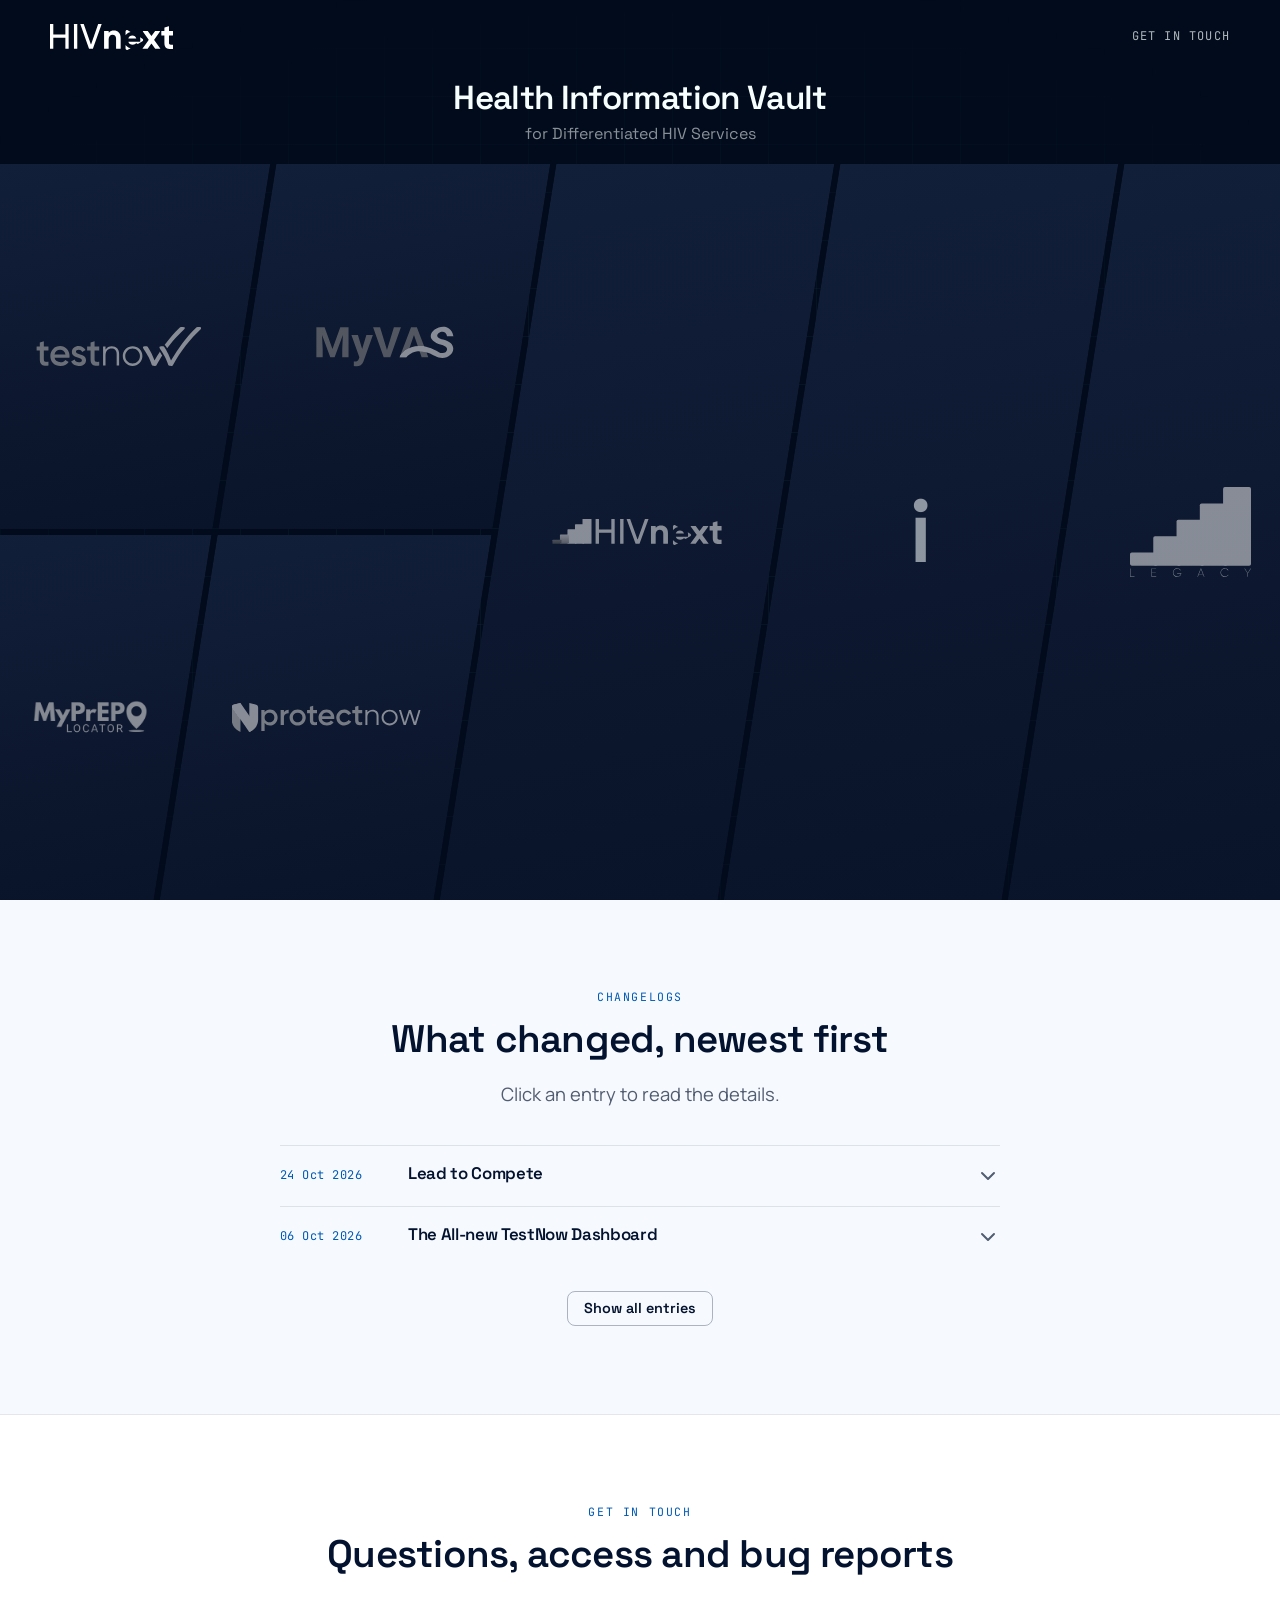
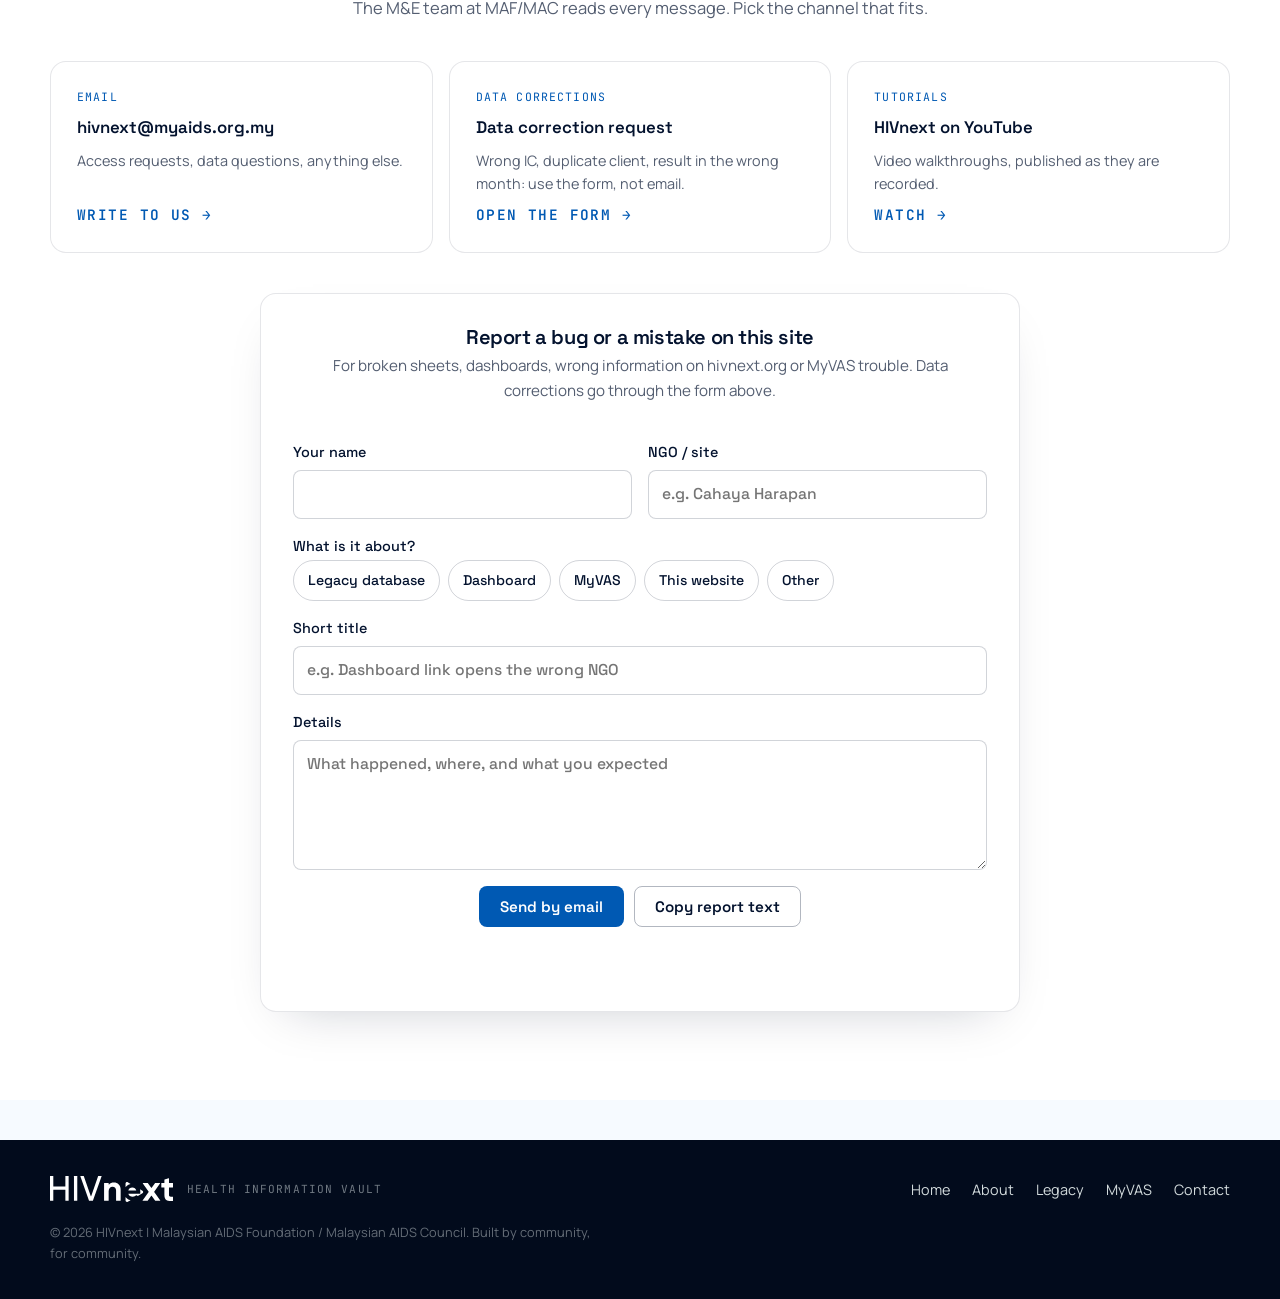
<file: index.html>
<!doctype html>
<html lang="en">
<head>
<meta charset="utf-8">
  <!-- Google tag (gtag.js) -->
<script async src="https://www.googletagmanager.com/gtag/js?id=G-WN6DGTR9DK"></script>
<script>
  window.dataLayer = window.dataLayer || [];
  function gtag(){dataLayer.push(arguments);}
  gtag('js', new Date());

  gtag('config', 'G-WN6DGTR9DK');
</script>
<meta name="viewport" content="width=device-width,initial-scale=1">
<title>HIVnext | Health Information Vault for Differentiated HIV Services</title>
<meta name="description" content="HIVnext is the Malaysian AIDS Foundation / Malaysian AIDS Council platform for Differentiated HIV Services: cloud database, Legacy archive, MyVAS guides and related community platforms.">
<meta name="theme-color" content="#020B1C">
<link rel="icon" href="/assets/logos/hivnext-emblem.svg" type="image/svg+xml">
<link rel="preconnect" href="https://fonts.googleapis.com"><link rel="preconnect" href="https://fonts.gstatic.com" crossorigin>
<link href="https://fonts.googleapis.com/css2?family=Space+Grotesk:wght@500;600;700&family=Manrope:wght@400;500;600;700&family=JetBrains+Mono:wght@400;500&display=swap" rel="stylesheet">
<link rel="stylesheet" href="/assets/css/style.css">
<link rel="stylesheet" href="/assets/css/launch.css">
<meta property="og:title" content="HIVnext"><meta property="og:description" content="Where are you heading? Cloud database, Legacy archive, MyVAS, TestNow, ProtectNow and MyPrEP Locator: one place to start.">
</head>
<body>

<main class="launch" id="top">
  <header class="launch__top wrap">
    <a class="brand" href="/"><img src="/assets/logos/wordmark-light.svg" alt="HIVnext" width="140" height="30"></a>
    <a class="contact" href="#contact">Get in touch</a>
  </header>

  <div class="launch__intro wrap">
    <h1>Health Information Vault</h1>
    <p>for Differentiated HIV Services</p>
  </div>

  <div class="stage">
    <div class="panels" id="panels">

      <div class="panel panel--quad" role="group" aria-label="Related platforms">
        <a class="tile tile--testnow" href="https://testnow.com.my/" target="_blank" rel="noopener" aria-label="TestNow: order a free HIV self-test kit">
          <span class="tile__bg"></span>
          <span class="tile__in"><img class="tile__logo" src="/assets/logos/testnow.svg" alt=""></span>
          <span class="tile__text">Self-test kits</span>
        </a>
        <a class="tile tile--myvas" href="/myvas/" aria-label="MyVAS: check-in and guides">
          <span class="tile__bg"></span>
          <span class="tile__in"><img class="tile__logo" src="/assets/logos/myvas.svg" alt=""></span>
          <span class="tile__text">Data entry</span>
        </a>
        <a class="tile tile--myprep" href="https://mypreplocator.com/" target="_blank" rel="noopener" aria-label="MyPrEP Locator: find PrEP services">
          <span class="tile__bg"></span>
          <span class="tile__in"><img class="tile__logo" src="/assets/logos/mypreplocator.webp" alt=""></span>
          <span class="tile__text">Find PrEP</span>
        </a>
        <a class="tile tile--protectnow" href="https://linktr.ee/ProtectNow" target="_blank" rel="noopener" aria-label="ProtectNow: prevention resources">
          <span class="tile__bg"></span>
          <span class="tile__in"><img class="tile__logo" src="/assets/logos/protectnow.svg" alt=""></span>
          <span class="tile__text">Directory</span>
        </a>
      </div>

      <button class="panel panel--dhs" id="dhs-open" type="button" aria-haspopup="dialog" aria-controls="dhs-dialog" aria-label="HIVnext cloud database: coming soon">
        <span class="panel__bg"></span>
        <span class="panel__in">
          <span class="badge">Coming soon</span>
          <img class="panel__mark panel__mark--word" src="/assets/logos/hivnext-light.svg" alt="">
          <span class="panel__text">Cloud DBMS</span>
        </span>
      </button>

      <a class="panel panel--about" href="/about/" aria-label="About HIVnext">
        <span class="panel__bg"></span>
        <span class="panel__in">
          <span class="panel__glyph" aria-hidden="true">i</span>
          <span class="panel__text">About</span>
        </span>
      </a>

      <a class="panel panel--legacy" href="/legacy/" aria-label="HIVnext Legacy: databases, dashboards and guides">
        <span class="panel__bg"></span>
        <span class="panel__in">
          <img class="panel__mark" src="/assets/logos/legacy-small-light.svg" alt="">
          <span class="panel__text">Legacy</span>
        </span>
      </a>

    </div>
  </div>
</main>

<!-- ============ Changelogs ============ -->
<section class="section" id="changelogs">
  <div class="wrap" style="text-align:center">
    <span class="eyebrow">Changelogs</span>
    <h2>What changed, newest first</h2>
    <p class="lede" style="margin:0 auto 36px">Click an entry to read the details.</p>
    <div class="changelog" id="changelog-list" data-limit="2" style="text-align:left"></div>
    <div class="changelog-more"><button class="btn btn--ghost btn--sm" id="changelog-more" type="button" aria-expanded="false">Show all entries</button></div>
  </div>
</section>

<!-- ============ Get in touch ============ -->
<section class="section" id="contact" style="background:#fff;border-top:1px solid var(--line)">
  <div class="wrap">
    <div class="section-head">
      <span class="eyebrow">Get in touch</span>
      <h2>Questions, access and bug reports</h2>
      <p>The M&amp;E team at MAF/MAC reads every message. Pick the channel that fits.</p>
    </div>
    <div class="contact-boxes">
      <a class="cbox" data-site="email" href="#"><span>Email</span><b>hivnext@myaids.org.my</b><small>Access requests, data questions, anything else.</small><span class="arrow">Write to us →</span></a>
      <a class="cbox" href="/legacy/#correction"><span>Data corrections</span><b>Data correction request</b><small>Wrong IC, duplicate client, result in the wrong month: use the form, not email.</small><span class="arrow">Open the form →</span></a>
      <a class="cbox" data-site="youtube" href="#" target="_blank" rel="noopener"><span>Tutorials</span><b>HIVnext on YouTube</b><small>Video walkthroughs, published as they are recorded.</small><span class="arrow">Watch →</span></a>
    </div>
    <form class="form bug__card bug-form" id="bug-form">
      <div class="section-head" style="margin-bottom:22px"><h3 style="margin:0">Report a bug or a mistake on this site</h3><p style="font-size:.95rem;margin:6px 0 0">For broken sheets, dashboards, wrong information on hivnext.org or MyVAS trouble. Data corrections go through the form above.</p></div>
      <div class="row">
        <label>Your name<input name="name" required autocomplete="name"></label>
        <label>NGO / site<input name="ngo" required placeholder="e.g. Cahaya Harapan"></label>
      </div>
      <fieldset style="border:0;padding:0;margin:0;display:grid;gap:8px">
        <legend style="font-family:var(--font-display);font-weight:500;font-size:.9rem;padding:0;margin-bottom:2px">What is it about?</legend>
        <div class="chips">
          <label><input type="radio" name="area" value="Legacy database (Google Sheets)" required><span>Legacy database</span></label>
          <label><input type="radio" name="area" value="Legacy dashboard (Data Studio)"><span>Dashboard</span></label>
          <label><input type="radio" name="area" value="MyVAS"><span>MyVAS</span></label>
          <label><input type="radio" name="area" value="hivnext.org website"><span>This website</span></label>
          <label><input type="radio" name="area" value="Other"><span>Other</span></label>
        </div>
      </fieldset>
      <label>Short title<input name="title" required maxlength="90" placeholder="e.g. Dashboard link opens the wrong NGO"></label>
      <label>Details<textarea name="desc" required placeholder="What happened, where, and what you expected"></textarea></label>
      <div class="bug__actions">
        <button class="btn btn--primary" type="submit">Send by email</button>
        <button class="btn btn--ghost" type="button" id="bug-copy">Copy report text</button>
      </div>
      <p class="form__status" id="bug-status" role="status"></p>
    </form>
  </div>
</section>

<footer class="site-footer">
  <div class="wrap">
    <div class="footer-brand"><img src="/assets/logos/wordmark-light.svg" alt="HIVnext"><span>Health Information Vault</span></div>
    <ul class="footer-links"><li><a href="/">Home</a></li><li><a href="/about/">About</a></li><li><a href="/legacy/">Legacy</a></li><li><a href="/myvas/">MyVAS</a></li><li><a data-site="email" href="#">Contact</a></li></ul>
    <p class="copyright"></p>
  </div>
</footer>

<dialog id="dhs-dialog" aria-labelledby="dhs-title">
  <form method="dialog" class="dlg">
    <button class="dlg__x" aria-label="Close">×</button>
    <img src="/assets/logos/hivnext-dark.svg" alt="">
    <span class="badge" style="margin-top:18px">Coming soon</span>
    <h3 id="dhs-title">The cloud database isn't open yet</h3>
    <p>dhs.hivnext.org will be the login for the new Health Information Vault. Until it opens, daily data continues in <a href="/myvas/">MyVAS</a>, and historical records stay in the <a href="/legacy/">Legacy portal</a>.</p>
    <p style="margin-bottom:0">Launch updates are posted in the <a href="#changelogs">Changelogs</a>.</p>
    <p style="margin:22px 0 0"><button class="btn btn--primary" value="ok">Got it</button></p>
  </form>
</dialog>

<script src="/assets/js/config.js"></script>
<script src="/assets/js/site.js"></script>
<script src="/assets/js/launch.js"></script>
</body>
</html>
</file>
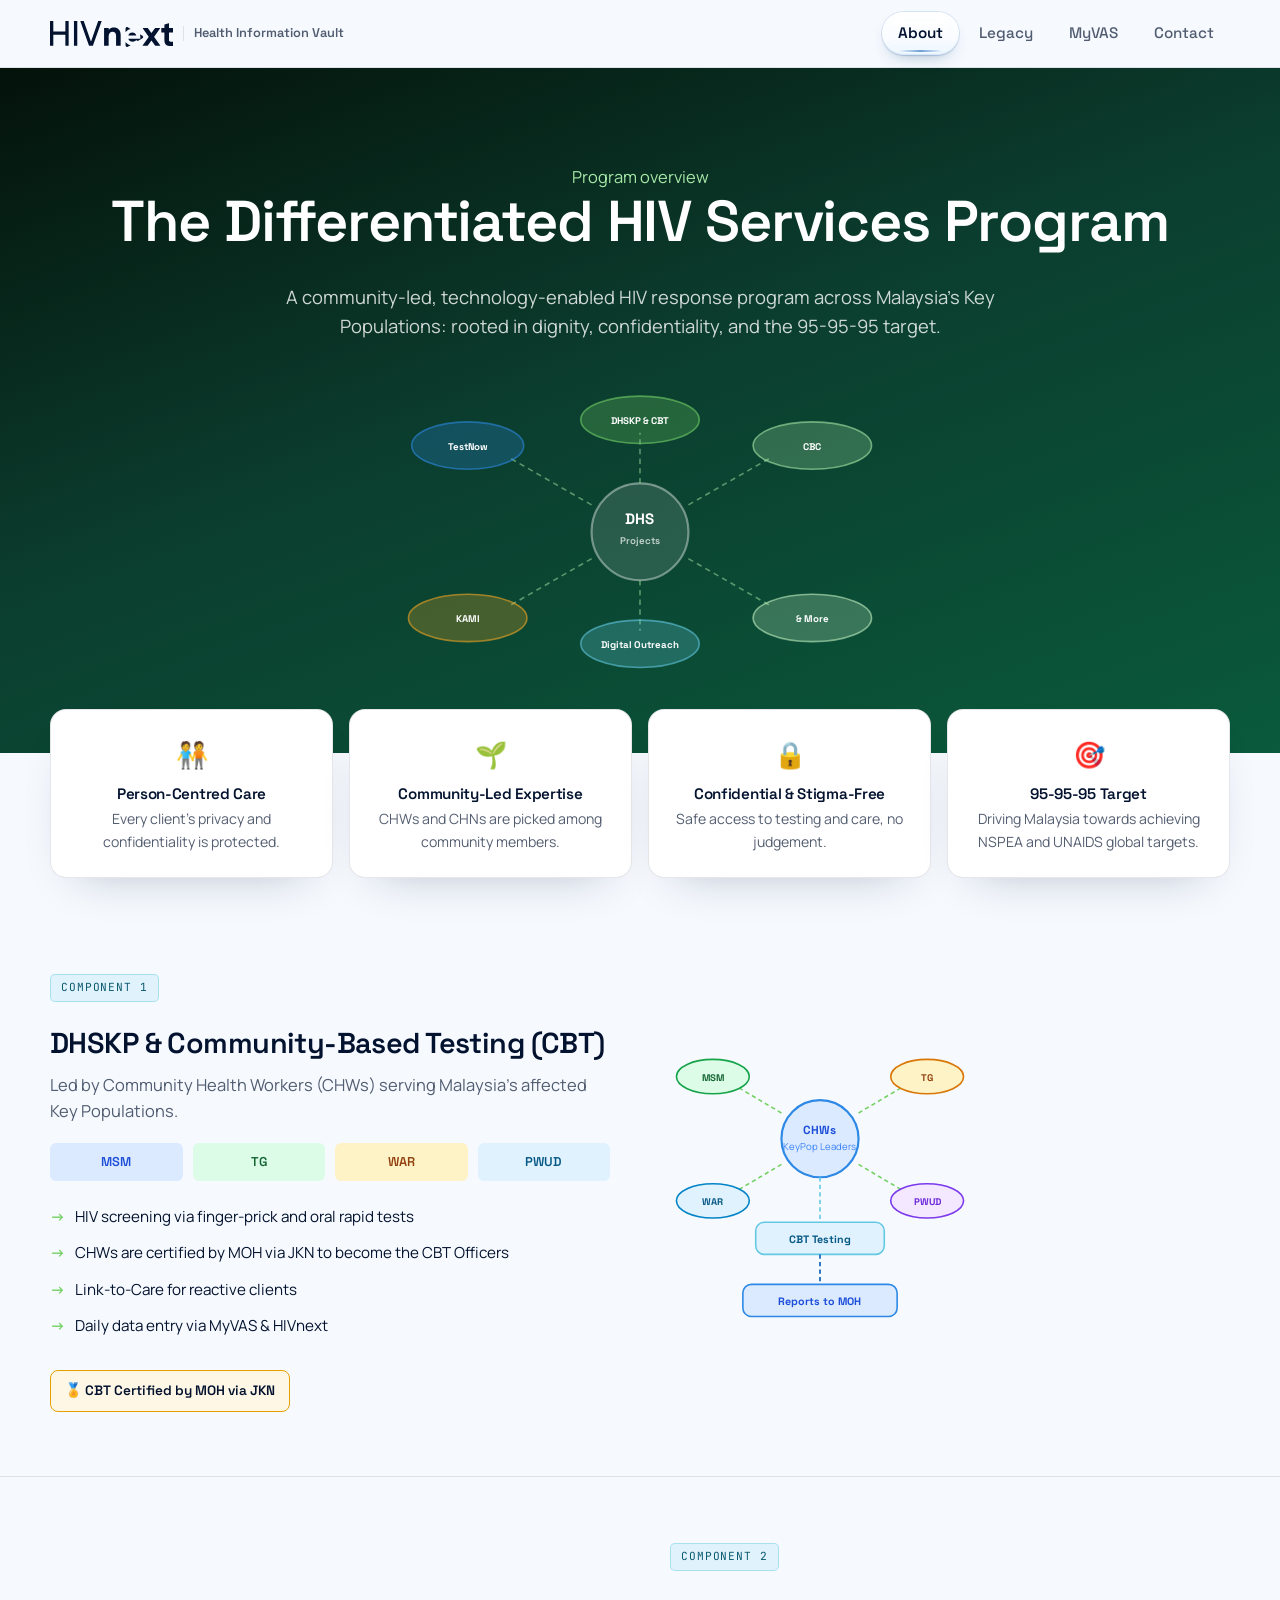
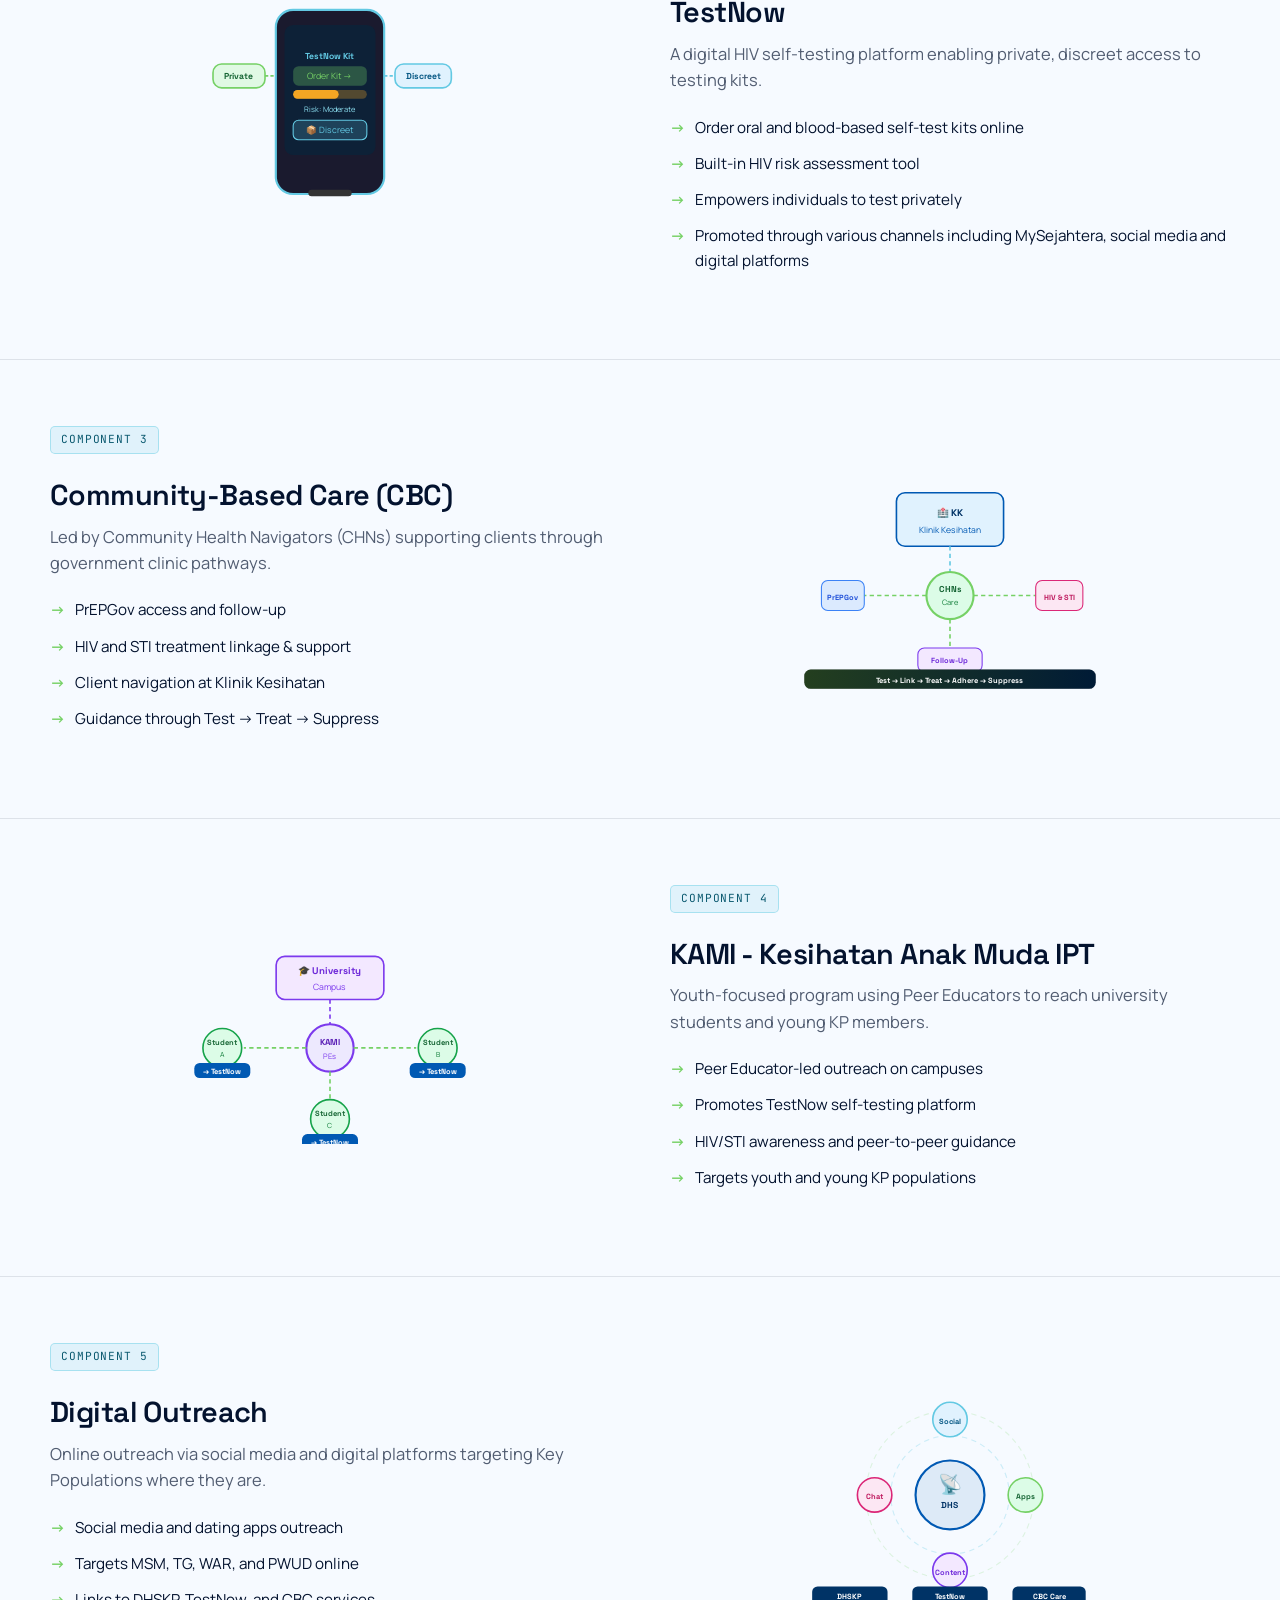
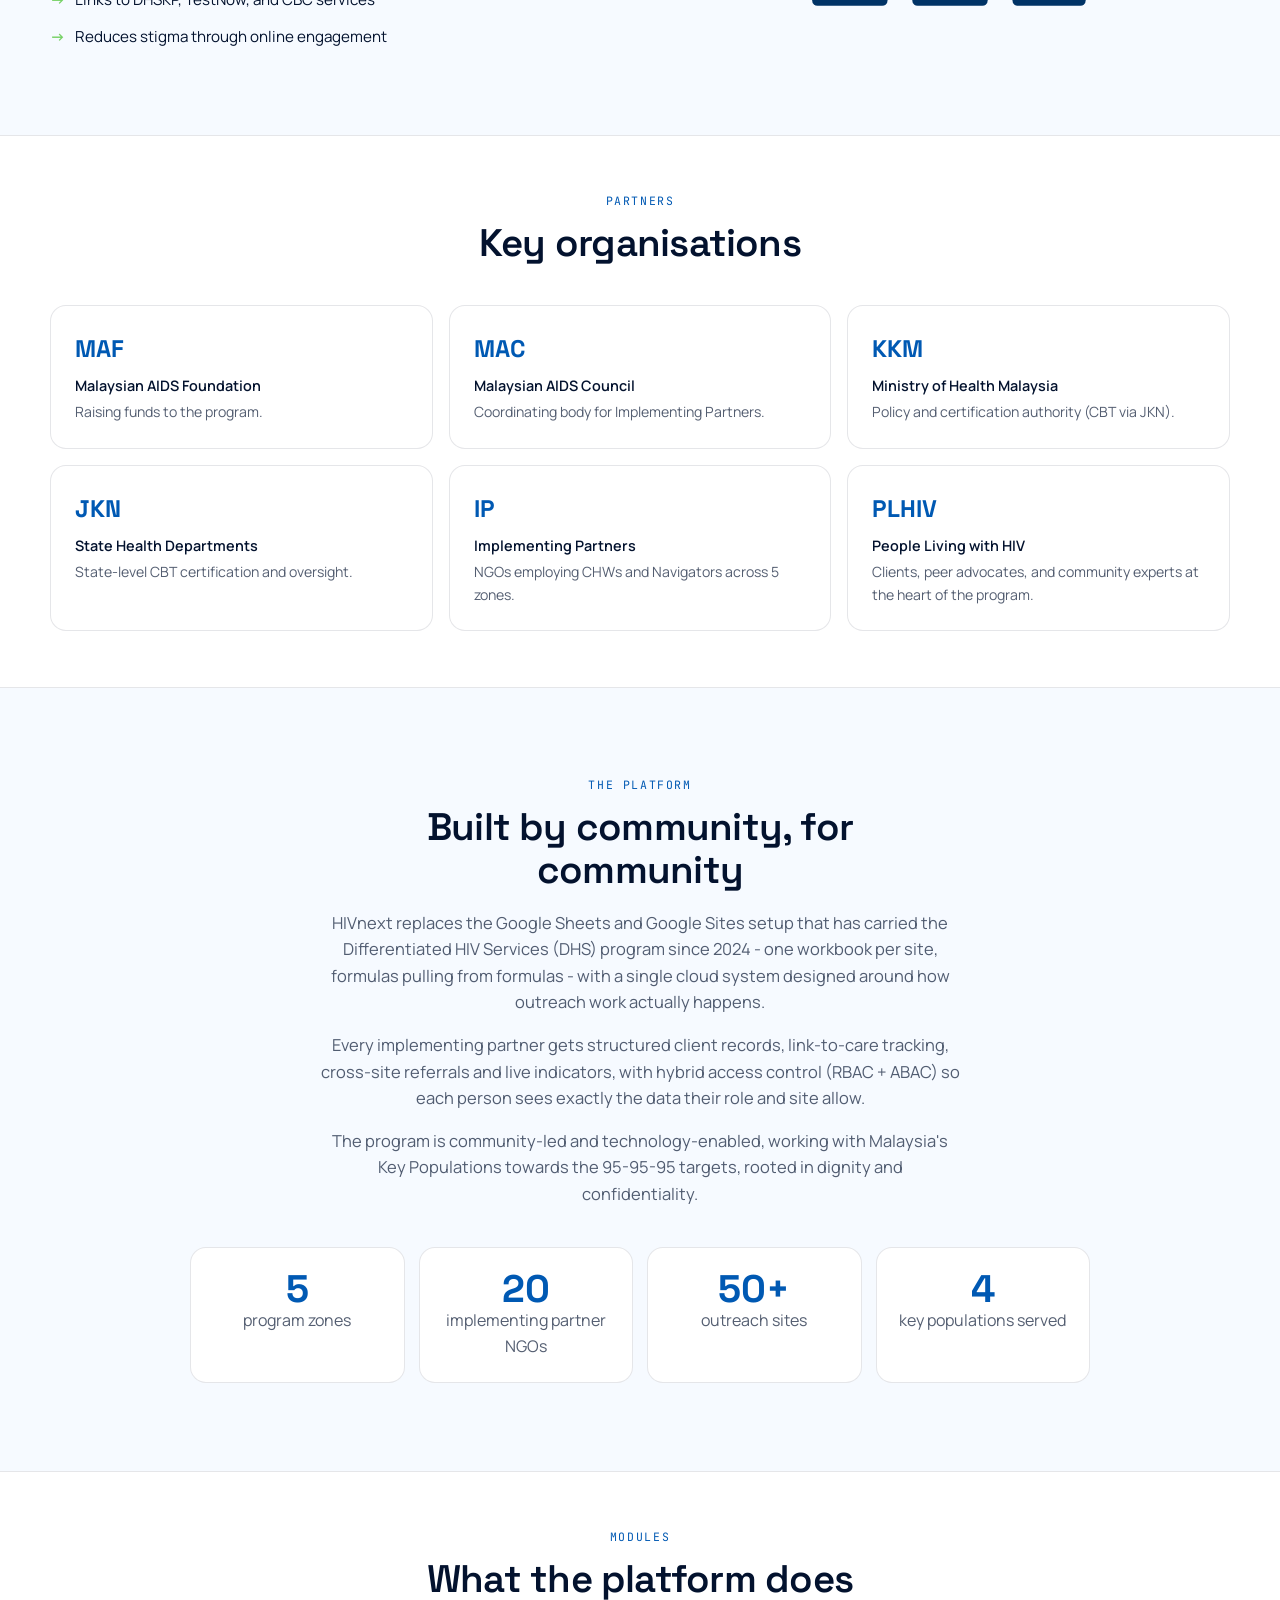
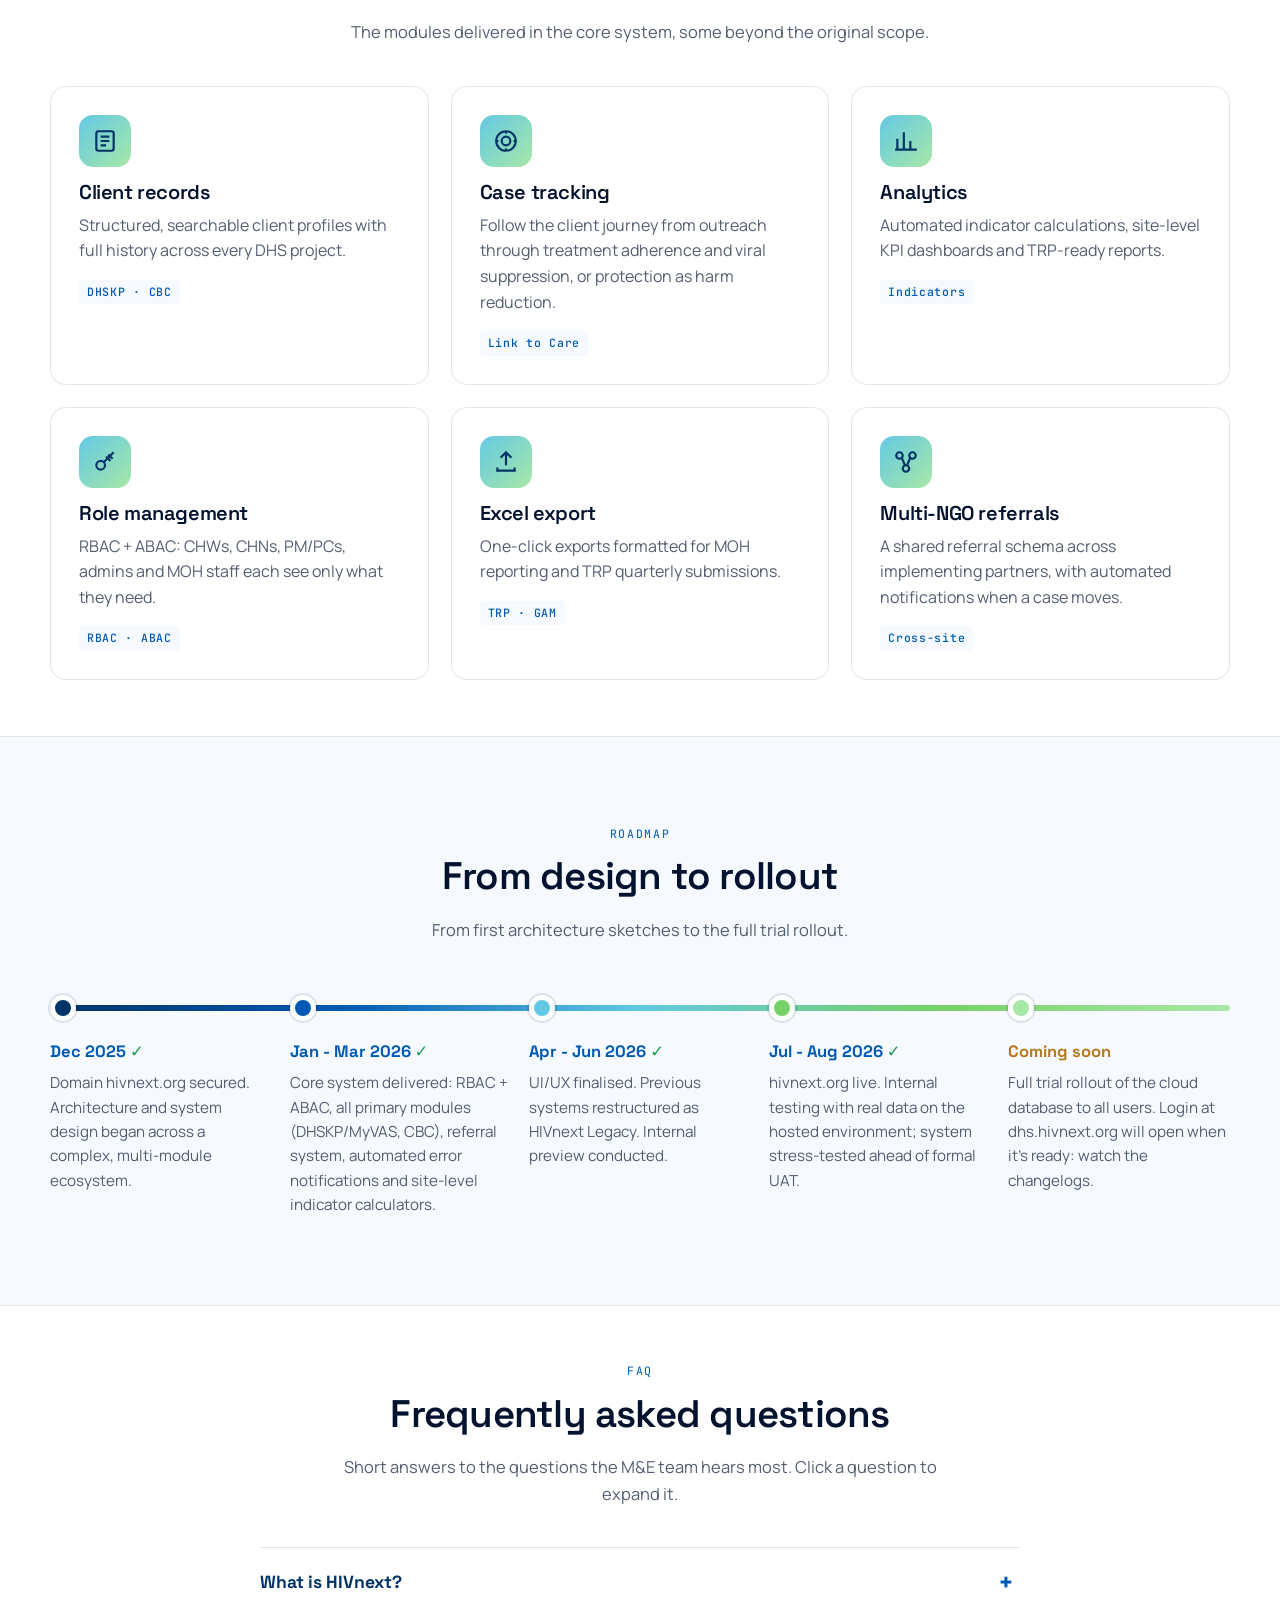
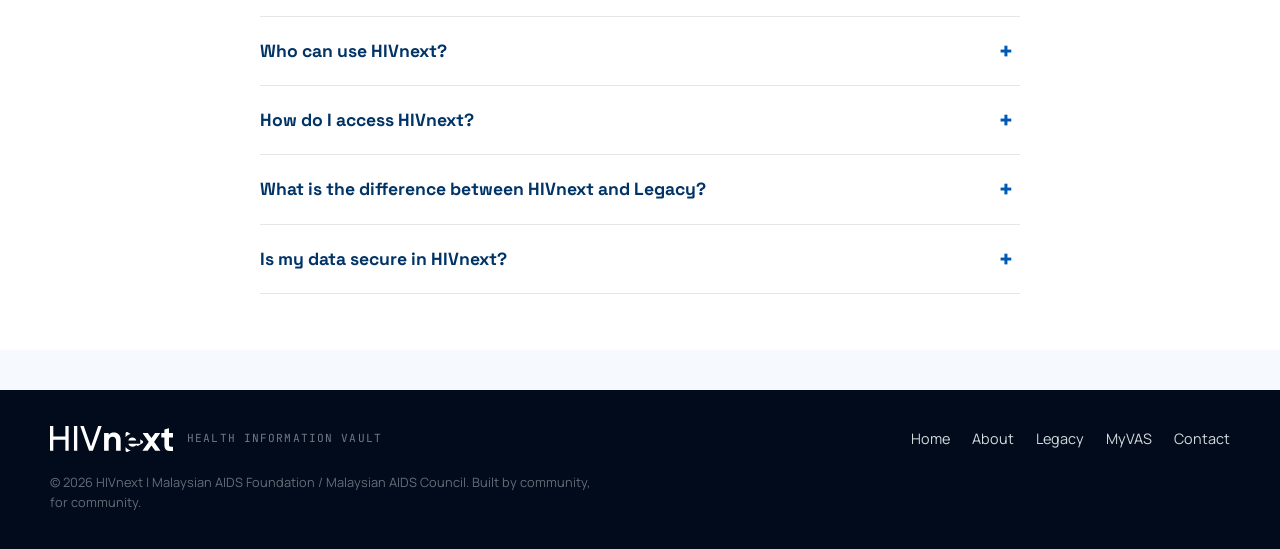
<file: about/index.html>
<!doctype html>
<html lang="en">
<head>
<meta charset="utf-8">
  <!-- Google tag (gtag.js) -->
<script async src="https://www.googletagmanager.com/gtag/js?id=G-WN6DGTR9DK"></script>
<script>
  window.dataLayer = window.dataLayer || [];
  function gtag(){dataLayer.push(arguments);}
  gtag('js', new Date());

  gtag('config', 'G-WN6DGTR9DK');
</script>
<meta name="viewport" content="width=device-width,initial-scale=1">
<title>About HIVnext | The Differentiated HIV Services Program</title>
<meta name="description" content="The DHS program, its five components and partners, the HIVnext platform modules, the roadmap and FAQ.">
<meta name="theme-color" content="#020B1C">
<link rel="icon" href="/assets/logos/hivnext-emblem.svg" type="image/svg+xml">
<link rel="preconnect" href="https://fonts.googleapis.com"><link rel="preconnect" href="https://fonts.gstatic.com" crossorigin>
<link href="https://fonts.googleapis.com/css2?family=Space+Grotesk:wght@500;600;700&family=Manrope:wght@400;500;600;700&family=JetBrains+Mono:wght@400;500&display=swap" rel="stylesheet">
<link rel="stylesheet" href="/assets/css/style.css">

</head>
<body>
<header class="site-nav">
  <div class="wrap">
    <a class="brand" href="/"><img src="/assets/logos/wordmark-dark.svg" alt="HIVnext" width="123" height="26"><span class="brand__tag">Health Information Vault</span></a>
    <button class="nav-toggle" aria-expanded="false" aria-controls="nav-links" aria-label="Menu"><svg width="22" height="22" viewBox="0 0 24 24" fill="none" stroke="currentColor" stroke-width="2.5" stroke-linecap="round"><path d="M4 7h16M4 12h16M4 17h16"/></svg></button>
    <ul class="nav-links" id="nav-links">
      <li><a href="/about/" aria-current="page">About</a></li>
      <li><a href="/legacy/" >Legacy</a></li>
      <li><a href="/myvas/" >MyVAS</a></li>
      <li><a href="/#contact">Contact</a></li>
    </ul>
  </div>
</header>

<section class="about-hero">
  <div class="wrap">
    <span class="kicker">Program overview</span>
    <h1>The Differentiated HIV Services Program</h1>
    <p class="lede">A community-led, technology-enabled HIV response program across Malaysia's Key Populations: rooted in dignity, confidentiality, and the 95-95-95 target.</p>
    <div class="dhs-svg-wrap">
      <svg viewBox="0 0 520 280" xmlns="http://www.w3.org/2000/svg">
        <circle cx="260" cy="140" r="45" fill="rgba(255,255,255,.12)" stroke="rgba(255,255,255,.4)" stroke-width="2"/>
        <text x="260" y="133" text-anchor="middle" font-family="'Space Grotesk',sans-serif" font-weight="800" font-size="14" fill="#fff">DHS</text>
        <text x="260" y="151" text-anchor="middle" font-family="'Space Grotesk',sans-serif" font-weight="600" font-size="9" fill="rgba(255,255,255,.75)">Projects</text>
        <g stroke="rgba(167,232,167,.5)" stroke-width="1.5" stroke-dasharray="5,4">
          <line x1="260" y1="95"  x2="260" y2="48"/>
          <line x1="260" y1="185" x2="260" y2="232"/>
          <line x1="215" y1="115" x2="140" y2="72"/>
          <line x1="305" y1="115" x2="380" y2="72"/>
          <line x1="215" y1="165" x2="140" y2="208"/>
          <line x1="305" y1="165" x2="380" y2="208"/>
        </g>
        <g>
          <ellipse cx="260" cy="36"  rx="55" ry="22" fill="rgba(118,209,102,.25)" stroke="rgba(118,209,102,.6)" stroke-width="1.5"/>
          <text x="260" y="40" text-anchor="middle" font-family="'Space Grotesk',sans-serif" font-weight="700" font-size="9" fill="#fff">DHSKP & CBT</text>
          <ellipse cx="260" cy="244" rx="55" ry="22" fill="rgba(99,201,227,.25)" stroke="rgba(99,201,227,.6)" stroke-width="1.5"/>
          <text x="260" y="248" text-anchor="middle" font-family="'Space Grotesk',sans-serif" font-weight="700" font-size="9" fill="#fff">Digital Outreach</text>
          <ellipse cx="100" cy="60"  rx="52" ry="22" fill="rgba(45,137,229,.25)" stroke="rgba(45,137,229,.6)" stroke-width="1.5"/>
          <text x="100" y="64" text-anchor="middle" font-family="'Space Grotesk',sans-serif" font-weight="700" font-size="9" fill="#fff">TestNow</text>
          <ellipse cx="420" cy="60"  rx="55" ry="22" fill="rgba(167,232,167,.25)" stroke="rgba(167,232,167,.6)" stroke-width="1.5"/>
          <text x="420" y="64" text-anchor="middle" font-family="'Space Grotesk',sans-serif" font-weight="700" font-size="9" fill="#fff">CBC</text>
          <ellipse cx="100" cy="220" rx="55" ry="22" fill="rgba(244,166,35,.25)" stroke="rgba(244,166,35,.6)" stroke-width="1.5"/>
          <text x="100" y="224" text-anchor="middle" font-family="'Space Grotesk',sans-serif" font-weight="700" font-size="9" fill="#fff">KAMI</text>
          <ellipse cx="420" cy="220" rx="55" ry="22" fill="rgba(194,240,194,.25)" stroke="rgba(194,240,194,.6)" stroke-width="1.5"/>
          <text x="420" y="224" text-anchor="middle" font-family="'Space Grotesk',sans-serif" font-weight="700" font-size="9" fill="#fff">&amp; More</text>
        </g>
      </svg>
    </div>
  </div>
</section>
<section style="padding:0 0 30px"><div class="wrap"><div class="intro-cards">
    <div class="intro-card"><div class="ic-icon">🧑‍🤝‍🧑</div><h4>Person-Centred Care</h4><p>Every client's privacy and confidentiality is protected.</p></div>
    <div class="intro-card"><div class="ic-icon">🌱</div><h4>Community-Led Expertise</h4><p>CHWs and CHNs are picked among community members.</p></div>
    <div class="intro-card"><div class="ic-icon">🔒</div><h4>Confidential & Stigma-Free</h4><p>Safe access to testing and care, no judgement.</p></div>
    <div class="intro-card"><div class="ic-icon">🎯</div><h4>95-95-95 Target</h4><p>Driving Malaysia towards achieving NSPEA and UNAIDS global targets.</p></div>
  </div></div></section>

<section class="component-section"><div class="wrap"><div class="comp-grid">
      <div>
        <span class="tag-badge">Component 1</span>
        <h2 style="font-family:'Space Grotesk',sans-serif;font-size:1.8rem;color:var(--ink);margin:12px 0">DHSKP & Community-Based Testing (CBT)</h2>
        <p style="color:var(--ink-2);margin-bottom:16px">Led by Community Health Workers (CHWs) serving Malaysia's affected Key Populations.</p>
        <div class="kp-pills">
          <div class="kp-pill" style="background:#dbeafe;color:#1d4ed8">MSM</div>
          <div class="kp-pill" style="background:#dcfce7;color:#166534">TG</div>
          <div class="kp-pill" style="background:#fef3c7;color:#92400e">WAR</div>
          <div class="kp-pill" style="background:#e0f2fe;color:#075985">PWUD</div>
        </div>
        <ul class="bullet-list">
          <li>HIV screening via finger-prick and oral rapid tests</li>
          <li>CHWs are certified by MOH via JKN to become the CBT Officers</li>
          <li>Link-to-Care for reactive clients</li>
          <li>Daily data entry via MyVAS & HIVnext</li>
        </ul>
        <div class="cert-badge">🏅 CBT Certified by MOH via JKN</div>
      </div>
      <div>
        <svg viewBox="0 0 280 260" xmlns="http://www.w3.org/2000/svg" style="width:100%;max-width:300px">
          <circle cx="140" cy="80" r="36" fill="#dbeafe" stroke="#2D89E5" stroke-width="2"/>
          <text x="140" y="76" text-anchor="middle" font-family="'Space Grotesk',sans-serif" font-weight="700" font-size="11" fill="#1d4ed8">CHWs</text>
          <text x="140" y="91" text-anchor="middle" font-family="Manrope,sans-serif" font-size="9" fill="#3b82f6">KeyPop Leaders</text>
          <g stroke="#76D166" stroke-width="1.5" stroke-dasharray="4,3">
            <line x1="104" y1="56" x2="60"  y2="30"/>
            <line x1="176" y1="56" x2="220" y2="30"/>
            <line x1="104" y1="104" x2="60"  y2="130"/>
            <line x1="176" y1="104" x2="220" y2="130"/>
          </g>
          <ellipse cx="40"  cy="22"  rx="34" ry="16" fill="#dcfce7" stroke="#16a34a" stroke-width="1.5"/>
          <text x="40"  y="26" text-anchor="middle" font-family="'Space Grotesk',sans-serif" font-weight="700" font-size="9" fill="#166534">MSM</text>
          <ellipse cx="240" cy="22"  rx="34" ry="16" fill="#fef3c7" stroke="#d97706" stroke-width="1.5"/>
          <text x="240" y="26" text-anchor="middle" font-family="'Space Grotesk',sans-serif" font-weight="700" font-size="9" fill="#92400e">TG</text>
          <ellipse cx="40"  cy="138" rx="34" ry="16" fill="#e0f2fe" stroke="#0284c7" stroke-width="1.5"/>
          <text x="40"  y="142" text-anchor="middle" font-family="'Space Grotesk',sans-serif" font-weight="700" font-size="9" fill="#075985">WAR</text>
          <ellipse cx="240" cy="138" rx="34" ry="16" fill="#f3e8ff" stroke="#7c3aed" stroke-width="1.5"/>
          <text x="240" y="142" text-anchor="middle" font-family="'Space Grotesk',sans-serif" font-weight="700" font-size="9" fill="#6d28d9">PWUD</text>
          <line x1="140" y1="116" x2="140" y2="158" stroke="#63C9E3" stroke-width="1.5" stroke-dasharray="4,3"/>
          <rect x="80" y="158" width="120" height="30" rx="8" fill="#e0f2fe" stroke="#63C9E3" stroke-width="1.5"/>
          <text x="140" y="177" text-anchor="middle" font-family="'Space Grotesk',sans-serif" font-weight="700" font-size="10" fill="#075985">CBT Testing</text>
          <line x1="140" y1="188" x2="140" y2="216" stroke="#0059B3" stroke-width="1.5" stroke-dasharray="4,3"/>
          <rect x="68" y="216" width="144" height="30" rx="8" fill="#dbeafe" stroke="#2D89E5" stroke-width="1.5"/>
          <text x="140" y="235" text-anchor="middle" font-family="'Space Grotesk',sans-serif" font-weight="700" font-size="10" fill="#1d4ed8">Reports to MOH</text>
        </svg>
      </div>
    </div></div></section>
<section class="component-section"><div class="wrap"><div class="comp-grid reverse">
      <div>
        <span class="tag-badge">Component 2</span>
        <h2 style="font-family:'Space Grotesk',sans-serif;font-size:1.8rem;color:var(--ink);margin:12px 0">TestNow</h2>
        <p style="color:var(--ink-2);margin-bottom:16px">A digital HIV self-testing platform enabling private, discreet access to testing kits.</p>
        <ul class="bullet-list">
          <li>Order oral and blood-based self-test kits online</li>
          <li>Built-in HIV risk assessment tool</li>
          <li>Empowers individuals to test privately</li>
          <li>Promoted through various channels including MySejahtera, social media and digital platforms</li>
        </ul>
      </div>
      <div style="display:flex;justify-content:center">
        <svg viewBox="0 0 240 220" xmlns="http://www.w3.org/2000/svg" style="width:100%;max-width:260px">
          <rect x="70" y="10" width="100" height="170" rx="16" fill="#1a1a2e" stroke="#63C9E3" stroke-width="2"/>
          <rect x="78" y="24" width="84" height="120" rx="8" fill="#0d2137"/>
          <rect x="100" y="176" width="40" height="6" rx="3" fill="#333"/>
          <text x="120" y="55" text-anchor="middle" font-family="'Space Grotesk',sans-serif" font-weight="700" font-size="8" fill="#63C9E3">TestNow Kit</text>
          <rect x="86" y="62" width="68" height="18" rx="5" fill="#76D166" opacity=".3"/>
          <text x="120" y="74" text-anchor="middle" font-family="Manrope,sans-serif" font-size="8" fill="#76D166">Order Kit →</text>
          <rect x="86" y="84" width="68" height="8" rx="4" fill="rgba(244,166,35,.3)"/>
          <rect x="86" y="84" width="42" height="8" rx="4" fill="#F4A623"/>
          <text x="120" y="104" text-anchor="middle" font-family="Manrope,sans-serif" font-size="7" fill="#8DE0F2">Risk: Moderate</text>
          <rect x="86" y="112" width="68" height="18" rx="5" fill="rgba(99,201,227,.2)" stroke="#63C9E3" stroke-width="1"/>
          <text x="120" y="124" text-anchor="middle" font-family="Manrope,sans-serif" font-size="8" fill="#63C9E3">📦 Discreet</text>
          <rect x="12"  y="60" width="48" height="22" rx="8" fill="#e0f9e4" stroke="#76D166" stroke-width="1.5"/>
          <text x="36"  y="74" text-anchor="middle" font-family="'Space Grotesk',sans-serif" font-weight="700" font-size="8" fill="#166534">Private</text>
          <rect x="180" y="60" width="52" height="22" rx="8" fill="#e0f2fe" stroke="#63C9E3" stroke-width="1.5"/>
          <text x="206" y="74" text-anchor="middle" font-family="'Space Grotesk',sans-serif" font-weight="700" font-size="8" fill="#075985">Discreet</text>
          <line x1="60" y1="71" x2="70" y2="71" stroke="#76D166" stroke-width="1.5" stroke-dasharray="3,2"/>
          <line x1="170" y1="71" x2="180" y2="71" stroke="#63C9E3" stroke-width="1.5" stroke-dasharray="3,2"/>
        </svg>
      </div>
    </div></div></section>
<section class="component-section"><div class="wrap"><div class="comp-grid">
      <div>
        <span class="tag-badge">Component 3</span>
        <h2 style="font-family:'Space Grotesk',sans-serif;font-size:1.8rem;color:var(--ink);margin:12px 0">Community-Based Care (CBC)</h2>
        <p style="color:var(--ink-2);margin-bottom:16px">Led by Community Health Navigators (CHNs) supporting clients through government clinic pathways.</p>
        <ul class="bullet-list">
          <li>PrEPGov access and follow-up</li>
          <li>HIV and STI treatment linkage & support</li>
          <li>Client navigation at Klinik Kesihatan</li>
          <li>Guidance through Test → Treat → Suppress</li>
        </ul>
      </div>
      <div style="display:flex;justify-content:center">
        <svg viewBox="0 0 280 200" xmlns="http://www.w3.org/2000/svg" style="width:100%;max-width:300px">
          <rect x="90" y="10" width="100" height="50" rx="8" fill="#e0f2fe" stroke="#0059B3" stroke-width="1.5"/>
          <text x="140" y="32" text-anchor="middle" font-family="'Space Grotesk',sans-serif" font-weight="700" font-size="9" fill="#003366">🏥 KK</text>
          <text x="140" y="48" text-anchor="middle" font-family="Manrope,sans-serif" font-size="8" fill="#0059B3">Klinik Kesihatan</text>
          <line x1="140" y1="60" x2="140" y2="90" stroke="#63C9E3" stroke-width="1.5" stroke-dasharray="4,3"/>
          <circle cx="140" cy="106" r="22" fill="#dcfce7" stroke="#76D166" stroke-width="2"/>
          <text x="140" y="103" text-anchor="middle" font-family="'Space Grotesk',sans-serif" font-weight="700" font-size="8" fill="#166534">CHNs</text>
          <text x="140" y="115" text-anchor="middle" font-family="Manrope,sans-serif" font-size="7" fill="#15803d">Care</text>
          <line x1="118" y1="106" x2="60"  y2="106" stroke="#76D166" stroke-width="1.5" stroke-dasharray="4,3"/>
          <line x1="162" y1="106" x2="220" y2="106" stroke="#76D166" stroke-width="1.5" stroke-dasharray="4,3"/>
          <line x1="140" y1="128" x2="140" y2="155" stroke="#76D166" stroke-width="1.5" stroke-dasharray="4,3"/>
          <rect x="20"  y="92" width="40" height="28" rx="6" fill="#dbeafe" stroke="#3b82f6" stroke-width="1"/>
          <text x="40"  y="110" text-anchor="middle" font-family="'Space Grotesk',sans-serif" font-weight="700" font-size="7" fill="#1d4ed8">PrEPGov</text>
          <rect x="220" y="92" width="44" height="28" rx="6" fill="#fce7f3" stroke="#db2777" stroke-width="1"/>
          <text x="242" y="110" text-anchor="middle" font-family="'Space Grotesk',sans-serif" font-weight="700" font-size="7" fill="#be185d">HIV & STI</text>
          <rect x="110" y="155" width="60" height="22" rx="6" fill="#f3e8ff" stroke="#7c3aed" stroke-width="1"/>
          <text x="140" y="169" text-anchor="middle" font-family="'Space Grotesk',sans-serif" font-weight="700" font-size="7" fill="#6d28d9">Follow-Up</text>
          <rect x="4" y="175" width="272" height="18" rx="6" fill="linear-gradient(to right,#76D166,#0059B3)"/>
          <rect x="4" y="175" width="272" height="18" rx="6" fill="url(#jbar)" stroke="none"/>
          <defs><linearGradient id="jbar"><stop offset="0%" stop-color="#76D166" stop-opacity=".3"/><stop offset="100%" stop-color="#0059B3" stop-opacity=".3"/></linearGradient></defs>
          <text x="140" y="188" text-anchor="middle" font-family="'Space Grotesk',sans-serif" font-weight="700" font-size="7" fill="#ffffff">Test → Link → Treat → Adhere → Suppress</text>
        </svg>
      </div>
    </div></div></section>
<section class="component-section"><div class="wrap"><div class="comp-grid reverse">
      <div>
        <span class="tag-badge">Component 4</span>
        <h2 style="font-family:'Space Grotesk',sans-serif;font-size:1.8rem;color:var(--ink);margin:12px 0">KAMI - Kesihatan Anak Muda IPT</h2>
        <p style="color:var(--ink-2);margin-bottom:16px">Youth-focused program using Peer Educators to reach university students and young KP members.</p>
        <ul class="bullet-list">
          <li>Peer Educator-led outreach on campuses</li>
          <li>Promotes TestNow self-testing platform</li>
          <li>HIV/STI awareness and peer-to-peer guidance</li>
          <li>Targets youth and young KP populations</li>
        </ul>
      </div>
      <div style="display:flex;justify-content:center">
        <svg viewBox="0 0 260 180" xmlns="http://www.w3.org/2000/svg" style="width:100%;max-width:280px">
          <rect x="80" y="5" width="100" height="40" rx="8" fill="#f3e8ff" stroke="#7c3aed" stroke-width="1.5"/>
          <text x="130" y="21" text-anchor="middle" font-family="'Space Grotesk',sans-serif" font-weight="700" font-size="9" fill="#6d28d9">🎓 University</text>
          <text x="130" y="36" text-anchor="middle" font-family="Manrope,sans-serif" font-size="8" fill="#7c3aed">Campus</text>
          <line x1="130" y1="45" x2="130" y2="75" stroke="#7c3aed" stroke-width="1.5" stroke-dasharray="4,3"/>
          <circle cx="130" cy="90" r="22" fill="#ede9fe" stroke="#7c3aed" stroke-width="2"/>
          <text x="130" y="87" text-anchor="middle" font-family="'Space Grotesk',sans-serif" font-weight="700" font-size="8" fill="#5b21b6">KAMI</text>
          <text x="130" y="100" text-anchor="middle" font-family="Manrope,sans-serif" font-size="7" fill="#7c3aed">PEs</text>
          <g stroke="#76D166" stroke-width="1.5" stroke-dasharray="4,3">
            <line x1="108" y1="90" x2="50" y2="90"/>
            <line x1="152" y1="90" x2="210" y2="90"/>
            <line x1="130" y1="112" x2="130" y2="140"/>
          </g>
          <circle cx="30" cy="90" r="18" fill="#dcfce7" stroke="#16a34a" stroke-width="1.5"/>
          <text x="30" y="87" text-anchor="middle" font-family="'Space Grotesk',sans-serif" font-weight="700" font-size="7" fill="#166534">Student</text>
          <text x="30" y="98" text-anchor="middle" font-family="Manrope,sans-serif" font-size="6.5" fill="#15803d">A</text>
          <circle cx="230" cy="90" r="18" fill="#dcfce7" stroke="#16a34a" stroke-width="1.5"/>
          <text x="230" y="87" text-anchor="middle" font-family="'Space Grotesk',sans-serif" font-weight="700" font-size="7" fill="#166534">Student</text>
          <text x="230" y="98" text-anchor="middle" font-family="Manrope,sans-serif" font-size="6.5" fill="#15803d">B</text>
          <circle cx="130" cy="156" r="18" fill="#dcfce7" stroke="#16a34a" stroke-width="1.5"/>
          <text x="130" y="153" text-anchor="middle" font-family="'Space Grotesk',sans-serif" font-weight="700" font-size="7" fill="#166534">Student</text>
          <text x="130" y="164" text-anchor="middle" font-family="Manrope,sans-serif" font-size="6.5" fill="#15803d">C</text>
          <rect x="4"   y="104" width="52" height="14" rx="5" fill="#0059B3"/>
          <text x="30"  y="114" text-anchor="middle" font-family="'Space Grotesk',sans-serif" font-weight="700" font-size="7" fill="#fff">→ TestNow</text>
          <rect x="204" y="104" width="52" height="14" rx="5" fill="#0059B3"/>
          <text x="230" y="114" text-anchor="middle" font-family="'Space Grotesk',sans-serif" font-weight="700" font-size="7" fill="#fff">→ TestNow</text>
          <rect x="104" y="170" width="52" height="14" rx="5" fill="#0059B3"/>
          <text x="130" y="180" text-anchor="middle" font-family="'Space Grotesk',sans-serif" font-weight="700" font-size="7" fill="#fff">→ TestNow</text>
        </svg>
      </div>
    </div></div></section>
<section class="component-section"><div class="wrap"><div class="comp-grid">
      <div>
        <span class="tag-badge">Component 5</span>
        <h2 style="font-family:'Space Grotesk',sans-serif;font-size:1.8rem;color:var(--ink);margin:12px 0">Digital Outreach</h2>
        <p style="color:var(--ink-2);margin-bottom:16px">Online outreach via social media and digital platforms targeting Key Populations where they are.</p>
        <ul class="bullet-list">
          <li>Social media and dating apps outreach</li>
          <li>Targets MSM, TG, WAR, and PWUD online</li>
          <li>Links to DHSKP, TestNow, and CBC services</li>
          <li>Reduces stigma through online engagement</li>
        </ul>
      </div>
      <div style="display:flex;justify-content:center">
        <svg viewBox="0 0 260 200" xmlns="http://www.w3.org/2000/svg" style="width:100%;max-width:280px">
          <circle cx="130" cy="90" r="32" fill="rgba(0,89,179,.1)" stroke="#0059B3" stroke-width="2"/>
          <text x="130" y="86" text-anchor="middle" font-family="'Space Grotesk',sans-serif" font-weight="800" font-size="18" fill="#003366">📡</text>
          <text x="130" y="102" text-anchor="middle" font-family="'Space Grotesk',sans-serif" font-weight="700" font-size="8" fill="#003366">DHS</text>
          <circle cx="130" cy="90" r="55" fill="none" stroke="rgba(99,201,227,.3)" stroke-width="1" stroke-dasharray="5,4"/>
          <circle cx="130" cy="90" r="78" fill="none" stroke="rgba(118,209,102,.2)" stroke-width="1" stroke-dasharray="5,4"/>
          <g>
            <circle cx="130" cy="20" r="16" fill="#e0f2fe" stroke="#63C9E3" stroke-width="1.5"/>
            <text x="130" y="24" text-anchor="middle" font-family="'Space Grotesk',sans-serif" font-weight="700" font-size="7" fill="#075985">Social</text>
            <circle cx="200" cy="90" r="16" fill="#dcfce7" stroke="#76D166" stroke-width="1.5"/>
            <text x="200" y="94" text-anchor="middle" font-family="'Space Grotesk',sans-serif" font-weight="700" font-size="7" fill="#166534">Apps</text>
            <circle cx="60"  cy="90" r="16" fill="#fce7f3" stroke="#db2777" stroke-width="1.5"/>
            <text x="60"  y="94" text-anchor="middle" font-family="'Space Grotesk',sans-serif" font-weight="700" font-size="7" fill="#be185d">Chat</text>
            <circle cx="130" cy="160" r="16" fill="#f3e8ff" stroke="#7c3aed" stroke-width="1.5"/>
            <text x="130" y="164" text-anchor="middle" font-family="'Space Grotesk',sans-serif" font-weight="700" font-size="7" fill="#6d28d9">Content</text>
          </g>
          <rect x="2"   y="175" width="70" height="18" rx="5" fill="#003366"/>
          <text x="37"  y="187" text-anchor="middle" font-family="'Space Grotesk',sans-serif" font-weight="700" font-size="7" fill="#fff">DHSKP</text>
          <rect x="95"  y="175" width="70" height="18" rx="5" fill="#003366"/>
          <text x="130" y="187" text-anchor="middle" font-family="'Space Grotesk',sans-serif" font-weight="700" font-size="7" fill="#fff">TestNow</text>
          <rect x="188" y="175" width="68" height="18" rx="5" fill="#003366"/>
          <text x="222" y="187" text-anchor="middle" font-family="'Space Grotesk',sans-serif" font-weight="700" font-size="7" fill="#fff">CBC Care</text>
        </svg>
      </div>
    </div></div></section>

<section class="section section--tight" style="background:#fff;border-block:1px solid var(--line)">
  <div class="wrap">
    <div class="section-head"><span class="eyebrow">Partners</span><h2>Key organisations</h2></div>
    <div class="orgs-grid">
      <div class="org-card"><div class="org-abbr">MAF</div><div class="org-name">Malaysian AIDS Foundation</div><div class="org-desc">Raising funds to the program.</div></div>
      <div class="org-card"><div class="org-abbr">MAC</div><div class="org-name">Malaysian AIDS Council</div><div class="org-desc">Coordinating body for Implementing Partners.</div></div>
      <div class="org-card"><div class="org-abbr">KKM</div><div class="org-name">Ministry of Health Malaysia</div><div class="org-desc">Policy and certification authority (CBT via JKN).</div></div>
      <div class="org-card"><div class="org-abbr">JKN</div><div class="org-name">State Health Departments</div><div class="org-desc">State-level CBT certification and oversight.</div></div>
      <div class="org-card"><div class="org-abbr">IP</div><div class="org-name">Implementing Partners</div><div class="org-desc">NGOs employing CHWs and Navigators across 5 zones.</div></div>
      <div class="org-card"><div class="org-abbr">PLHIV</div><div class="org-name">People Living with HIV</div><div class="org-desc">Clients, peer advocates, and community experts at the heart of the program.</div></div>
    </div>
  </div>
</section>

<section class="section">
  <div class="wrap" style="text-align:center">
    <div class="section-head">
      <span class="eyebrow">The platform</span><h2>Built by community, for community</h2>
      <p>HIVnext replaces the Google Sheets and Google Sites setup that has carried the Differentiated HIV Services (DHS) program since 2024 - one workbook per site, formulas pulling from formulas - with a single cloud system designed around how outreach work actually happens.</p>
      <p>Every implementing partner gets structured client records, link-to-care tracking, cross-site referrals and live indicators, with hybrid access control (RBAC + ABAC) so each person sees exactly the data their role and site allow.</p>
      <p style="margin:0 auto">The program is community-led and technology-enabled, working with Malaysia's Key Populations towards the 95-95-95 targets, rooted in dignity and confidentiality.</p>
    </div>
    <div class="grid" style="grid-template-columns:repeat(4,1fr);gap:14px;max-width:900px;margin:0 auto">
      <div class="card" style="padding:22px"><div style="font-family:var(--font-display);font-size:2.4rem;font-weight:700;color:var(--blue);line-height:1">5</div><p>program zones</p></div>
      <div class="card" style="padding:22px"><div style="font-family:var(--font-display);font-size:2.4rem;font-weight:700;color:var(--blue);line-height:1">20</div><p>implementing partner NGOs</p></div>
      <div class="card" style="padding:22px"><div style="font-family:var(--font-display);font-size:2.4rem;font-weight:700;color:var(--blue);line-height:1">50+</div><p>outreach sites</p></div>
      <div class="card" style="padding:22px"><div style="font-family:var(--font-display);font-size:2.4rem;font-weight:700;color:var(--blue);line-height:1">4</div><p>key populations served</p></div>
    </div>
  </div>
</section>

<section class="section section--tight" style="background:#fff;border-block:1px solid var(--line)">
  <div class="wrap">
    <div class="section-head"><span class="eyebrow">Modules</span><h2>What the platform does</h2><p>The modules delivered in the core system, some beyond the original scope.</p></div>
    <div class="grid grid--3">
      <div class="card"><div class="card__icon"><svg viewBox="0 0 24 24" fill="none" stroke="currentColor" stroke-width="2"><rect x="4" y="3" width="16" height="18" rx="2"/><path d="M8 8h8M8 12h8M8 16h5"/></svg></div><h3>Client records</h3><p>Structured, searchable client profiles with full history across every DHS project.</p><span class="tag">DHSKP · CBC</span></div>
      <div class="card"><div class="card__icon"><svg viewBox="0 0 24 24" fill="none" stroke="currentColor" stroke-width="2"><circle cx="12" cy="12" r="9"/><circle cx="12" cy="12" r="4"/><path d="M12 3v2M12 19v2M3 12h2M19 12h2"/></svg></div><h3>Case tracking</h3><p>Follow the client journey from outreach through treatment adherence and viral suppression, or protection as harm reduction.</p><span class="tag">Link to Care</span></div>
      <div class="card"><div class="card__icon"><svg viewBox="0 0 24 24" fill="none" stroke="currentColor" stroke-width="2"><path d="M4 20V10M10 20V4M16 20v-8M22 20H2"/></svg></div><h3>Analytics</h3><p>Automated indicator calculations, site-level KPI dashboards and TRP-ready reports.</p><span class="tag">Indicators</span></div>
      <div class="card"><div class="card__icon"><svg viewBox="0 0 24 24" fill="none" stroke="currentColor" stroke-width="2"><circle cx="8" cy="15" r="4"/><path d="M11 12l9-9M15 5l4 4M13 7l4 4"/></svg></div><h3>Role management</h3><p>RBAC + ABAC: CHWs, CHNs, PM/PCs, admins and MOH staff each see only what they need.</p><span class="tag">RBAC · ABAC</span></div>
      <div class="card"><div class="card__icon"><svg viewBox="0 0 24 24" fill="none" stroke="currentColor" stroke-width="2"><path d="M12 3v12M7 8l5-5 5 5M4 17v3h16v-3"/></svg></div><h3>Excel export</h3><p>One-click exports formatted for MOH reporting and TRP quarterly submissions.</p><span class="tag">TRP · GAM</span></div>
      <div class="card"><div class="card__icon"><svg viewBox="0 0 24 24" fill="none" stroke="currentColor" stroke-width="2"><circle cx="6" cy="6" r="3"/><circle cx="18" cy="6" r="3"/><circle cx="12" cy="18" r="3"/><path d="M8 8l3 7M16 8l-3 7"/></svg></div><h3>Multi-NGO referrals</h3><p>A shared referral schema across implementing partners, with automated notifications when a case moves.</p><span class="tag">Cross-site</span></div>
    </div>
  </div>
</section>

<section class="section" id="roadmap">
  <div class="wrap">
    <div class="section-head"><span class="eyebrow">Roadmap</span><h2>From design to rollout</h2><p>From first architecture sketches to the full trial rollout.</p></div>
    <div class="roadmap">
      <div class="rm rm__done"><span class="rm__dot"></span><div class="rm__when">Dec 2025</div><p>Domain hivnext.org secured. Architecture and system design began across a complex, multi-module ecosystem.</p></div>
      <div class="rm rm__done"><span class="rm__dot"></span><div class="rm__when">Jan - Mar 2026</div><p>Core system delivered: RBAC + ABAC, all primary modules (DHSKP/MyVAS, CBC), referral system, automated error notifications and site-level indicator calculators.</p></div>
      <div class="rm rm__done"><span class="rm__dot"></span><div class="rm__when">Apr - Jun 2026</div><p>UI/UX finalised. Previous systems restructured as HIVnext Legacy. Internal preview conducted.</p></div>
      <div class="rm rm__done"><span class="rm__dot"></span><div class="rm__when">Jul - Aug 2026</div><p>hivnext.org live. Internal testing with real data on the hosted environment; system stress-tested ahead of formal UAT.</p></div>
      <div class="rm rm--soon"><span class="rm__dot"></span><div class="rm__when">Coming soon</div><p>Full trial rollout of the cloud database to all users. Login at dhs.hivnext.org will open when it's ready: watch the changelogs.</p></div>
    </div>
  </div>
</section>


<section class="section section--tight" style="background:#fff;border-top:1px solid var(--line)">
  <div class="wrap">
    <div class="section-head"><span class="eyebrow">FAQ</span><h2>Frequently asked questions</h2><p>Short answers to the questions the M&amp;E team hears most. Click a question to expand it.</p></div>
    <div class="acc" id="faq"></div>
  </div>
</section>
<footer class="site-footer">
  <div class="wrap">
    <div class="footer-brand"><img src="/assets/logos/wordmark-light.svg" alt="HIVnext"><span>Health Information Vault</span></div>
    <ul class="footer-links"><li><a href="/">Home</a></li><li><a href="/about/">About</a></li><li><a href="/legacy/">Legacy</a></li><li><a href="/myvas/">MyVAS</a></li><li><a data-site="email" href="#">Contact</a></li></ul>
    <p class="copyright"></p>
  </div>
</footer>
<script src="/assets/js/config.js"></script>
<script src="/assets/js/site.js"></script>
</body>
</html>
</file>
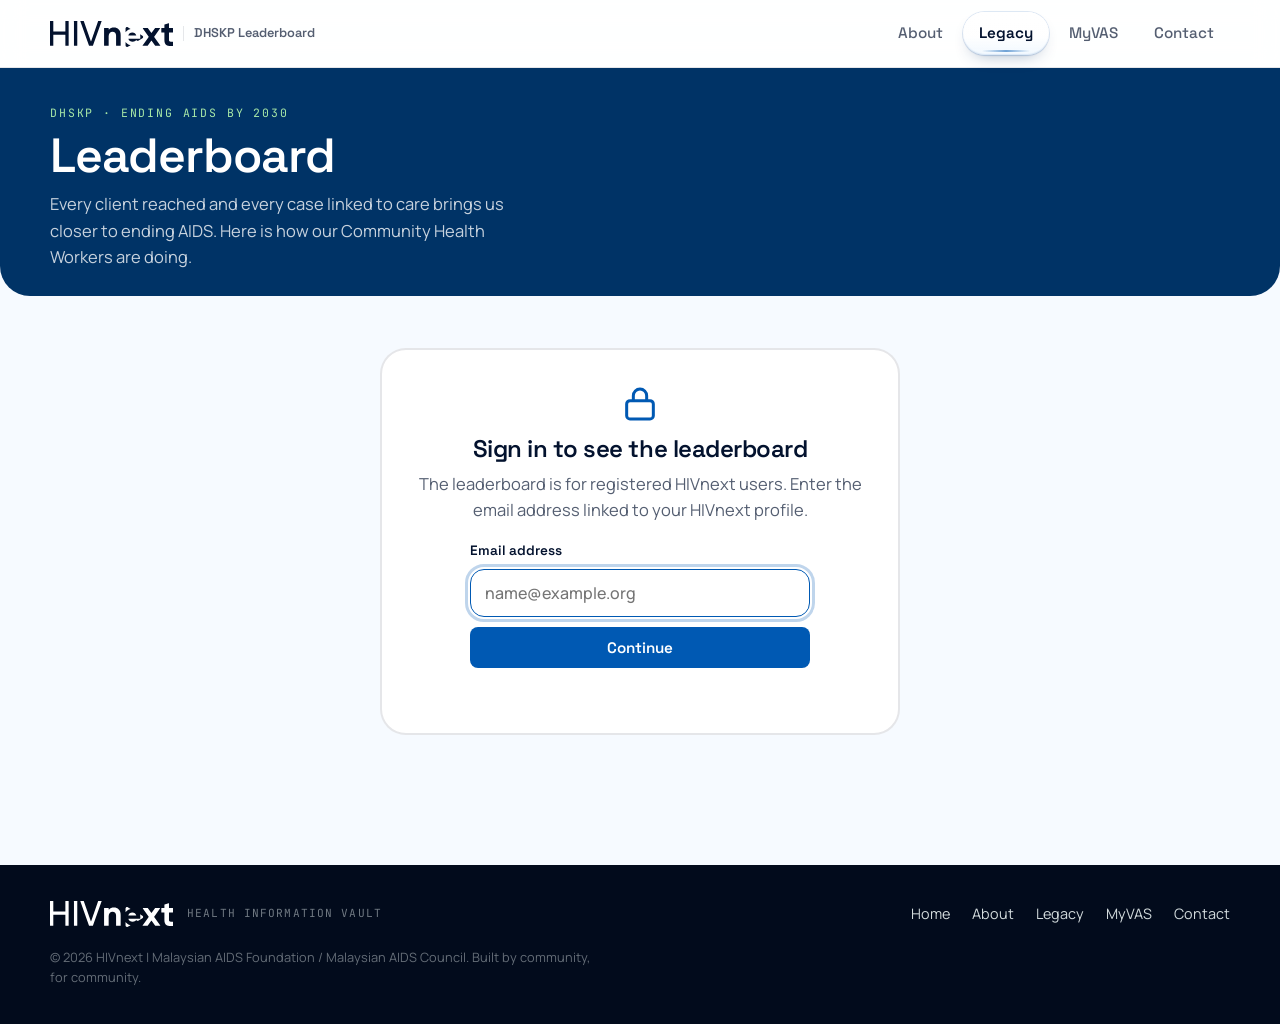
<file: leaderboard/index.html>
<!doctype html>
<html lang="en">
<head>
<meta charset="utf-8">
<meta name="color-scheme" content="light">
<!-- Google tag (gtag.js) -->
<script async src="https://www.googletagmanager.com/gtag/js?id=G-WN6DGTR9DK"></script>
<script>
  window.dataLayer = window.dataLayer || [];
  function gtag(){dataLayer.push(arguments);}
  gtag('js', new Date());

  gtag('config', 'G-WN6DGTR9DK');
</script>
<meta name="viewport" content="width=device-width,initial-scale=1">
<title>DHSKP Leaderboard | HIVnext</title>
<meta name="description" content="DHSKP Leaderboard: recognising Community Health Workers who reach clients, find cases and link them to care on the way to ending AIDS by 2030.">
<meta name="theme-color" content="#020B1C">
<link rel="icon" href="/assets/logos/leaderboard-favicon.ico" sizes="32x32">
<link rel="icon" href="/assets/logos/leaderboard-icon.svg" type="image/svg+xml" sizes="any">
<link rel="apple-touch-icon" href="/assets/logos/leaderboard-apple-touch-icon.png">
<link rel="preconnect" href="https://fonts.googleapis.com"><link rel="preconnect" href="https://fonts.gstatic.com" crossorigin>
<link href="https://fonts.googleapis.com/css2?family=Space+Grotesk:wght@500;600;700&family=Manrope:wght@400;500;600;700&family=JetBrains+Mono:wght@400;500&display=swap" rel="stylesheet">
<link rel="stylesheet" href="/assets/css/style.css">
<link rel="stylesheet" href="/assets/css/leaderboard.css">

</head>
<body class="lb-page">
<header class="site-nav">
  <div class="wrap">
    <a class="brand" href="/"><img src="/assets/logos/wordmark-dark.svg" alt="HIVnext" width="123" height="26"><span class="brand__tag">DHSKP Leaderboard</span></a>
    <button class="nav-toggle" aria-expanded="false" aria-controls="nav-links" aria-label="Menu"><svg width="22" height="22" viewBox="0 0 24 24" fill="none" stroke="currentColor" stroke-width="2.5" stroke-linecap="round"><path d="M4 7h16M4 12h16M4 17h16"/></svg></button>
    <ul class="nav-links" id="nav-links">
      <li><a href="/about/">About</a></li>
      <li><a href="/legacy/" aria-current="true">Legacy</a></li>
      <li><a href="/myvas/" >MyVAS</a></li>
      <li><a href="/#contact">Contact</a></li>
    </ul>
  </div>
</header>
<main>
  <section class="lb-bar" aria-label="Leaderboard filters">
    <div class="wrap lb-bar__in">
      <div class="lb-title">
        <span class="lb-kicker">DHSKP · Ending AIDS by 2030</span>
        <h1>Leaderboard</h1>
        <p>Every client reached and every case linked to care brings us closer to ending AIDS. Here is how our Community Health Workers are doing.</p>
      </div>
      <div class="lb-filters" hidden>
        <div class="filter-row">
          <div class="kp-select" id="kp-select">
            <button type="button" class="kp-select__btn" id="kp-btn" aria-haspopup="true" aria-expanded="false" aria-controls="kp-menu"><span class="kp-select__k">Key population</span><span id="kp-btn-label">All key populations</span><svg width="14" height="14" viewBox="0 0 24 24" fill="none" stroke="currentColor" stroke-width="2.6" stroke-linecap="round" stroke-linejoin="round" aria-hidden="true"><path d="M6 9l6 6 6-6"/></svg></button>
            <div class="kp-select__menu" id="kp-menu" role="group" aria-label="Key populations" hidden></div>
          </div>
          <div class="period"><span>Period</span>
            <label class="sr-only" for="f-from">From month</label><select id="f-from"></select>
            <span>to</span>
            <label class="sr-only" for="f-to">To month</label><select id="f-to"></select>
          </div>
          <label class="switch"><input type="checkbox" id="f-active"><span>Active CHWs only</span></label>
        </div>
      </div>
    </div>
  </section>

  <div class="wrap lb-body">
    <p class="lb-meta" id="lb-meta" aria-live="polite"></p>
    <div class="lb-status" id="lb-status" role="status" aria-live="polite" hidden></div>

    <!-- signed out -->
    <section class="gate-lb" id="lb-gate" hidden aria-labelledby="gate-h">
      <svg width="40" height="40" viewBox="0 0 24 24" fill="none" stroke="var(--blue)" stroke-width="1.8" aria-hidden="true"><rect x="4" y="10" width="16" height="11" rx="2"/><path d="M8 10V7a4 4 0 0 1 8 0v3"/></svg>
      <h2 id="gate-h">Sign in to see the leaderboard</h2>
      <p id="gate-lead">The leaderboard is for registered HIVnext users. Enter the email address linked to your HIVnext profile.</p>

      <form class="gate-form" id="gate-email" novalidate>
        <label for="g-email">Email address</label>
        <input id="g-email" type="email" inputmode="email" autocomplete="username" placeholder="name@example.org" required>
        <button class="btn btn--primary" type="submit">Continue</button>
      </form>

      <div class="gate-step" id="gate-google" hidden>
        <p>Sign in with the Google account for <b id="g-who"></b>.</p>
        <div class="g-host" id="g-btn-host"></div>
        <button class="linkbtn" type="button" id="g-codeinstead" hidden>Email me a code instead</button>
      </div>

      <form class="gate-form gate-step" id="gate-code" hidden novalidate>
        <p>We sent a 6-digit code to <b id="c-who"></b>. It works for 10 minutes.</p>
        <label for="g-code">6-digit code</label>
        <input id="g-code" type="text" inputmode="numeric" autocomplete="one-time-code" maxlength="6" pattern="[0-9]*" placeholder="123456">
        <button class="btn btn--primary" type="submit">Sign in</button>
        <button class="linkbtn" type="button" id="g-resend">Send a new code</button>
      </form>

      <p class="gate-msg" id="gate-msg" role="alert" aria-live="assertive"></p>
      <button class="linkbtn" type="button" id="g-change" hidden>Use a different email</button>
    </section>

    <div id="lb-app" hidden>
      <section class="lb-sec" aria-labelledby="top-h">
        <div class="lb-sec__head" style="justify-content:center;text-align:center;margin-bottom:0"><div><h2 id="top-h" style="margin-bottom:2px">Top 10</h2><p>Hover or tap a name for details.</p></div></div>
        <div class="podium" id="podium"></div>
        <div class="podium-base" aria-hidden="true"></div>
        <div class="rows" id="toplist"></div>
      </section>

      <section class="me" id="me" hidden></section>

      <section class="lb-sec" aria-label="At a glance"><div class="lb-kpis" id="lb-kpis" aria-live="polite"></div></section>

      <!-- PM/PC and AO -->
      <section class="lb-sec" id="scope-panel" hidden>
        <div class="lb-sec__head"><div><h2 id="scope-title">Your CHWs</h2><p id="scope-sub"></p></div></div>
        <div class="card-box">
          <div class="tbl-tools" id="scope-tools" hidden><label class="sr-only" for="f-ngo2">Filter by NGO</label><select id="f-ngo2"></select></div>
          <div id="scope-table"></div>
        </div>
      </section>

      <!-- MOH and M&E -->
      <section class="lb-sec" id="all-panel" hidden>
        <div class="lb-sec__head"><div><h2>Full ranking</h2><p id="all-sub"></p></div><p id="all-count"></p></div>
        <div class="card-box">
          <div class="tbl-tools">
            <label class="sr-only" for="f-q">Search by nickname</label><input id="f-q" type="search" placeholder="Search nickname">
            <label class="sr-only" for="f-ngo">Filter by NGO</label><select id="f-ngo"></select>
            <button class="btn btn--ghost btn--sm" type="button" id="f-export" hidden>Download CSV</button>
          </div>
          <div id="all-table"></div>
          <p class="tbl-note" id="all-award-note" hidden></p>
        </div>
      </section>

      <!-- M&E only: NGO / PM and PC rankings -->
      <section class="lb-sec" id="ngo-panel" hidden>
        <div class="lb-sec__head"><div><h2>NGO and PM ranking</h2><p>M&amp;E only. Follows the filters above. PM and PC scores appear once funded positions are entered under Scoring settings.</p></div></div>
        <div class="card-box">
          <div id="ngo-table"></div>
          <p class="tbl-note">Average CHW score = total CHW scores ÷ CHWs ranked. PM score = (total of CHW score × months worked + half of each assigned PC's score × months) ÷ (funded positions × months in the period), so an empty post earns nothing for the months it is empty. Funded positions count only the key populations ticked above. Shared CHWs count under the NGO where they are Active in Users.</p>
          <h3 class="aw-h">PC ranking</h3>
          <div id="pc-table"></div>
          <p class="tbl-note">For PCs with an assigned key population. Team = the CHWs at the PC's site in that key population. PC score = (total of CHW score × months + 0.5 × the PC's own score × months) ÷ (funded positions at the site × months in the period). The site figure already includes the PC's 0.5. The PC's own score already uses half the client target. These PCs are not in the CHW leaderboard.</p>
        </div>
      </section>

      <!-- M&E only: award model -->
      <section class="lb-sec" id="award-panel" hidden>
        <div class="lb-sec__head"><div><h2>Performance award model</h2><p>M&amp;E only. The award is visible to MAFMAC, MEmac and SuperAdmin only. It is never shown to CHWs, PM/PCs, AOs or MOH. Use it as a what-if calculator: nothing is shared until you click Publish, and no score or data changes.</p></div></div>
        <div class="card-box">
          <div class="aw-window"><button class="btn btn--ghost btn--sm" type="button" id="aw-window">Use the last 6 months</button><span id="aw-window-txt"></span></div>

          <div class="pub-box" id="aw-pub">
            <div class="pub-box__txt"><b>Publish to MAFMAC</b><p id="aw-pub-status"></p><p class="pub-box__hint" id="aw-pub-hint"></p></div>
            <div class="pub-box__btns"><button class="btn btn--primary btn--sm" type="button" id="aw-publish">Publish this model</button><button class="btn btn--ghost btn--sm" type="button" id="aw-loadpub">Load the published model</button></div>
            <p class="form__status" id="aw-pub-msg" role="status"></p>
          </div>
          <h3 class="aw-h">Rules</h3>
          <div class="aw-controls">
            <label>Compare CHWs<select id="aw-scope"><option value="kp">By key population</option><option value="all">Everyone together</option><option value="custom">Custom groups</option></select></label>
            <label>Method<select id="aw-method"><option value="sd">Mean ± SD</option><option value="pct">Percentile rank</option></select></label>
            <label data-m="sd">Smallest group for a bell curve<input id="aw-small" type="number" step="1" min="3" value="10"></label>
          </div>
          <div class="aw-custom" id="aw-custom" hidden>
            <p>Give key populations the same group number to rank them together, for example when the categories are not reliable this year.</p>
            <div class="aw-custom__grid"></div>
          </div>
          <h3 class="aw-h">Award tiers</h3>
          <div class="aw-tiers">
            <div class="aw-tiers__bar">
              <label>Start from<select id="aw-preset"><option value="3">3 tiers: RM500 / RM300 / RM50</option><option value="4">4 tiers: RM500 / RM300 / RM100 / RM50</option><option value="6">6 tiers: RM500 / RM400 / RM300 / RM200 / RM100 / RM50</option><option value="custom">Custom</option></select></label>
              <button class="btn btn--ghost btn--sm" type="button" id="aw-addtier">Add a tier</button>
            </div>
            <div class="tier-rows" id="aw-tier-rows"></div>
            <p class="tbl-note" id="aw-tier-help"></p>
          </div>
          <h3 class="aw-h">Budget</h3>
          <div class="aw-controls">
            <label>Annual CHW budget (RM)<input id="aw-budget" type="number" step="500" min="0" value="60000"></label>
            <label>Hold back as reserve (%)<input id="aw-reserve" type="number" step="1" min="0" max="50" value="0"></label>
            <label>Fit awards to budget<select id="aw-fit"><option value="down">Scale down only</option><option value="full">Use the full budget</option><option value="none">As typed</option></select></label>
          </div>
          <div id="aw-notes"></div>
          <div class="tier-cards" id="aw-cards"></div>

          <h3 class="aw-h">Budget analysis</h3>
          <div class="bud-stats" id="aw-bstats"></div>
          <div class="bud-grid">
            <div><h4>Suggestions</h4><ul class="sugg" id="aw-sugg"></ul></div>
            <div><h4>What different budgets would support</h4>
              <div class="tbl-wrap"><table class="tbl tbl--stack"><thead id="aw-scen-head"></thead><tbody id="aw-scen"></tbody></table></div>
              <p class="tbl-note">Same award ratios, same eligible CHWs. Use this when next year's budget changes.</p>
            </div>
          </div>

          <h3 class="aw-h">By group</h3>
          <div class="tbl-wrap"><table class="tbl" style="min-width:860px"><thead id="aw-kp-head"></thead><tbody id="aw-kp"></tbody></table></div>

          <div class="chart-head"><h3 class="aw-h" style="margin:0">Score distribution</h3><label>Show<select id="aw-chartkp"></select></label></div>
          <div class="chart-wrap" id="aw-chart"></div>
          <p class="tbl-note" style="text-align:center">Bars show how many CHWs fall in each 5-point score band; the line is the bell curve fitted to the group. <span id="aw-chartnote"></span></p>

          <details class="fold fold--inner" data-anim>
            <summary><div><h3 style="margin:0">How the model works</h3><p>Method, recommended splits and edge cases.</p></div><span class="chev"><svg viewBox="0 0 24 24" fill="none" stroke="currentColor" stroke-width="2.2" stroke-linecap="round" stroke-linejoin="round"><path d="M6 9l6 6 6-6"/></svg></span></summary>
            <div class="fold__body" style="padding-top:12px">
              <h4>Step by step (spreadsheet or code)</h4>
              <ol class="how-list">
                <li><b>Choose who is eligible:</b> every CHW with scores in the award window (the last 6 months), including CHWs who have since left. New starters are scored on the months they served.</li>
                <li><b>Group them:</b> by key population, everyone together, or custom groups, whichever M&amp;E chooses. Each group is compared with its own members. Use the final score (0-100).</li>
                <li><b>Mean and standard deviation</b> of each group: <code>=AVERAGE(scores)</code> and <code>=STDEV.S(scores)</code>.</li>
                <li><b>Cut-offs:</b> every tier except the last has a cut-off = mean + z × SD, where z can be negative and each cut-off is lower than the one above. A z of 1.04 is about the top 15%, 0 is the middle, and -1.28 is about the bottom 10%.</li>
                <li><b>Assign tiers:</b> a CHW gets the first tier whose cut-off their score reaches, and the bottom tier below the last cut-off. For three tiers: <code>=IF(score&gt;=Cut1, 500, IF(score&gt;=Cut2, 300, 50))</code>.</li>
                <li><b>Fit to the budget:</b> total cost = Σ (CHWs in tier × award). If it is over the available budget, scale all awards by budget ÷ cost and round down to the nearest RM5.</li>
                <li><b>Keep it internal:</b> the rule is shared with M&amp;E and MOH only. The leaderboard is for friendly competition, so CHWs never see awards.</li>
              </ol>
              <h4 style="margin-top:22px">Recommended three-tier splits (current eligible CHWs, amounts as typed)</h4>
              <div class="tbl-wrap"><table class="tbl" style="min-width:560px"><thead><tr><th>Top / Core / Lower (%)</th><th>z cut-offs (top / bottom)</th><th class="num">Cost</th><th class="num">Against the budget</th></tr></thead><tbody id="aw-splits"></tbody></table></div>
              <p class="tbl-note">15 / 75 / 10 keeps the lower tier small and rewards about the top sixth.</p>
              <h4 style="margin-top:22px">Edge cases</h4>
              <ul class="how-list">
                <li><b>Several CHWs exactly on a cut-off:</b> scores are compared at one decimal place, and anyone exactly on a cut-off goes to the higher tier. The total can then be slightly above plan.</li>
                <li><b>Small groups:</b> a group with fewer than the chosen size (10) uses percentile rank instead, because its mean and SD are unreliable. With fewer than 3 CHWs everyone gets the award of the middle tier.</li>
                <li><b>Many CHWs at 100:</b> scores are capped, so the curve is not truly normal and the real top share can exceed the target. That is fair, since each earned it. Use percentile rank for a fixed budget.</li>
                <li><b>Skewed scores:</b> compare the target split with the actual split in the table above. If they differ a lot, prefer percentile rank.</li>
                <li><b>Leavers and joiners:</b> everyone scored in the window is included, even if they have since left. Anyone who joined later is scored on the months they served.</li>
                <li><b>Budget:</b> the model never pays more than the available budget when “Scale down” or “Use the full budget” is on.</li>
              </ul>
            </div>
          </details>
        </div>
      </section>

      <!-- M&E only: scoring settings -->
      <section class="lb-sec" id="settings-panel" hidden>
        <details class="fold" data-anim>
          <summary><div><h2>Scoring settings</h2><p>M&amp;E only. Change the targets and weights used to calculate scores.</p></div><span class="chev"><svg viewBox="0 0 24 24" fill="none" stroke="currentColor" stroke-width="2.2" stroke-linecap="round" stroke-linejoin="round"><path d="M6 9l6 6 6-6"/></svg></span></summary>
          <div class="fold__body" style="padding-top:8px">
            <div class="how-tabs" id="set-tabs" role="group" aria-label="Key population"></div>
            <div id="set-body"></div>
            <p class="form__status" id="set-msg" role="status"></p>
            <div class="bug__actions" style="justify-content:flex-start;margin-top:10px">
              <button class="btn btn--primary btn--sm" type="button" id="set-apply" disabled>Apply changes</button>
              <button class="btn btn--ghost btn--sm" type="button" id="set-discard" disabled>Discard changes</button>
              <button class="btn btn--ghost btn--sm" type="button" id="set-reset">Reset this group to defaults</button>
            </div>
            <h3 class="aw-h">Funded CHW positions</h3>
            <p class="tbl-note" style="margin-top:0">CHW positions funded by the grant, per site and key population. Used for the PM and PC scores. 0.5 is a TG/WAR CHW (split between TG and WAR) or a PC.</p>
            <div id="fund-body"></div>
            <label class="fund-paste" for="fund-paste">To replace the list, copy the three columns from Google Sheets (site, key population, CHW count) and paste them here<textarea id="fund-paste" rows="5" placeholder="Cahaya Harapan-KK Beseri&#9;MSM&#9;1"></textarea></label>
            <p class="form__status" id="fund-msg" role="status"></p>
            <div class="bug__actions" style="justify-content:flex-start;margin-top:10px"><button class="btn btn--primary btn--sm" type="button" id="fund-save" disabled>Replace funded positions</button></div>
            <p class="tbl-note">Edits are held here until you click Apply changes, so the leaderboard recalculates once, not on every keystroke. In production, Apply saves the settings (logged with who and when) and scores use them from the next monthly refresh.</p>
          </div>
        </details>
      </section>

      <section class="lb-sec">
        <details class="fold" data-anim id="how">
          <summary><div><h2>How scoring works</h2><p>The weight of each indicator, for every key population.</p></div><span class="chev"><svg viewBox="0 0 24 24" fill="none" stroke="currentColor" stroke-width="2.2" stroke-linecap="round" stroke-linejoin="round"><path d="M6 9l6 6 6-6"/></svg></span></summary>
          <div class="fold__body" style="padding-top:8px">
            <div class="how-grid" id="how-grid" style="margin-top:16px"></div>
            <ul class="how-list">
              <li>Your score is out of 100. Each indicator earns up to its weight, and is capped at 100% of its target.</li>
              <li>Targets are prorated by months in service, so new CHWs are not penalised.</li>
              <li>Rankings refresh on the 10th of every month and cover closed months only.</li>
            </ul>
          </div>
        </details>
      </section>
    </div>
  </div>
</main>

<div class="tip" id="tip" role="status" hidden></div>
<footer class="site-footer">
  <div class="wrap">
    <div class="footer-brand"><img src="/assets/logos/wordmark-light.svg" alt="HIVnext"><span>Health Information Vault</span></div>
    <ul class="footer-links"><li><a href="/">Home</a></li><li><a href="/about/">About</a></li><li><a href="/legacy/">Legacy</a></li><li><a href="/myvas/">MyVAS</a></li><li><a data-site="email" href="#">Contact</a></li></ul>
    <p class="copyright"></p>
  </div>
</footer>
<script src="/assets/js/config.js"></script>
<script src="/assets/js/site.js"></script>
<script src="/assets/js/leaderboard-config.js"></script>
<script src="/assets/js/leaderboard.js"></script>
</body>
</html>
</file>
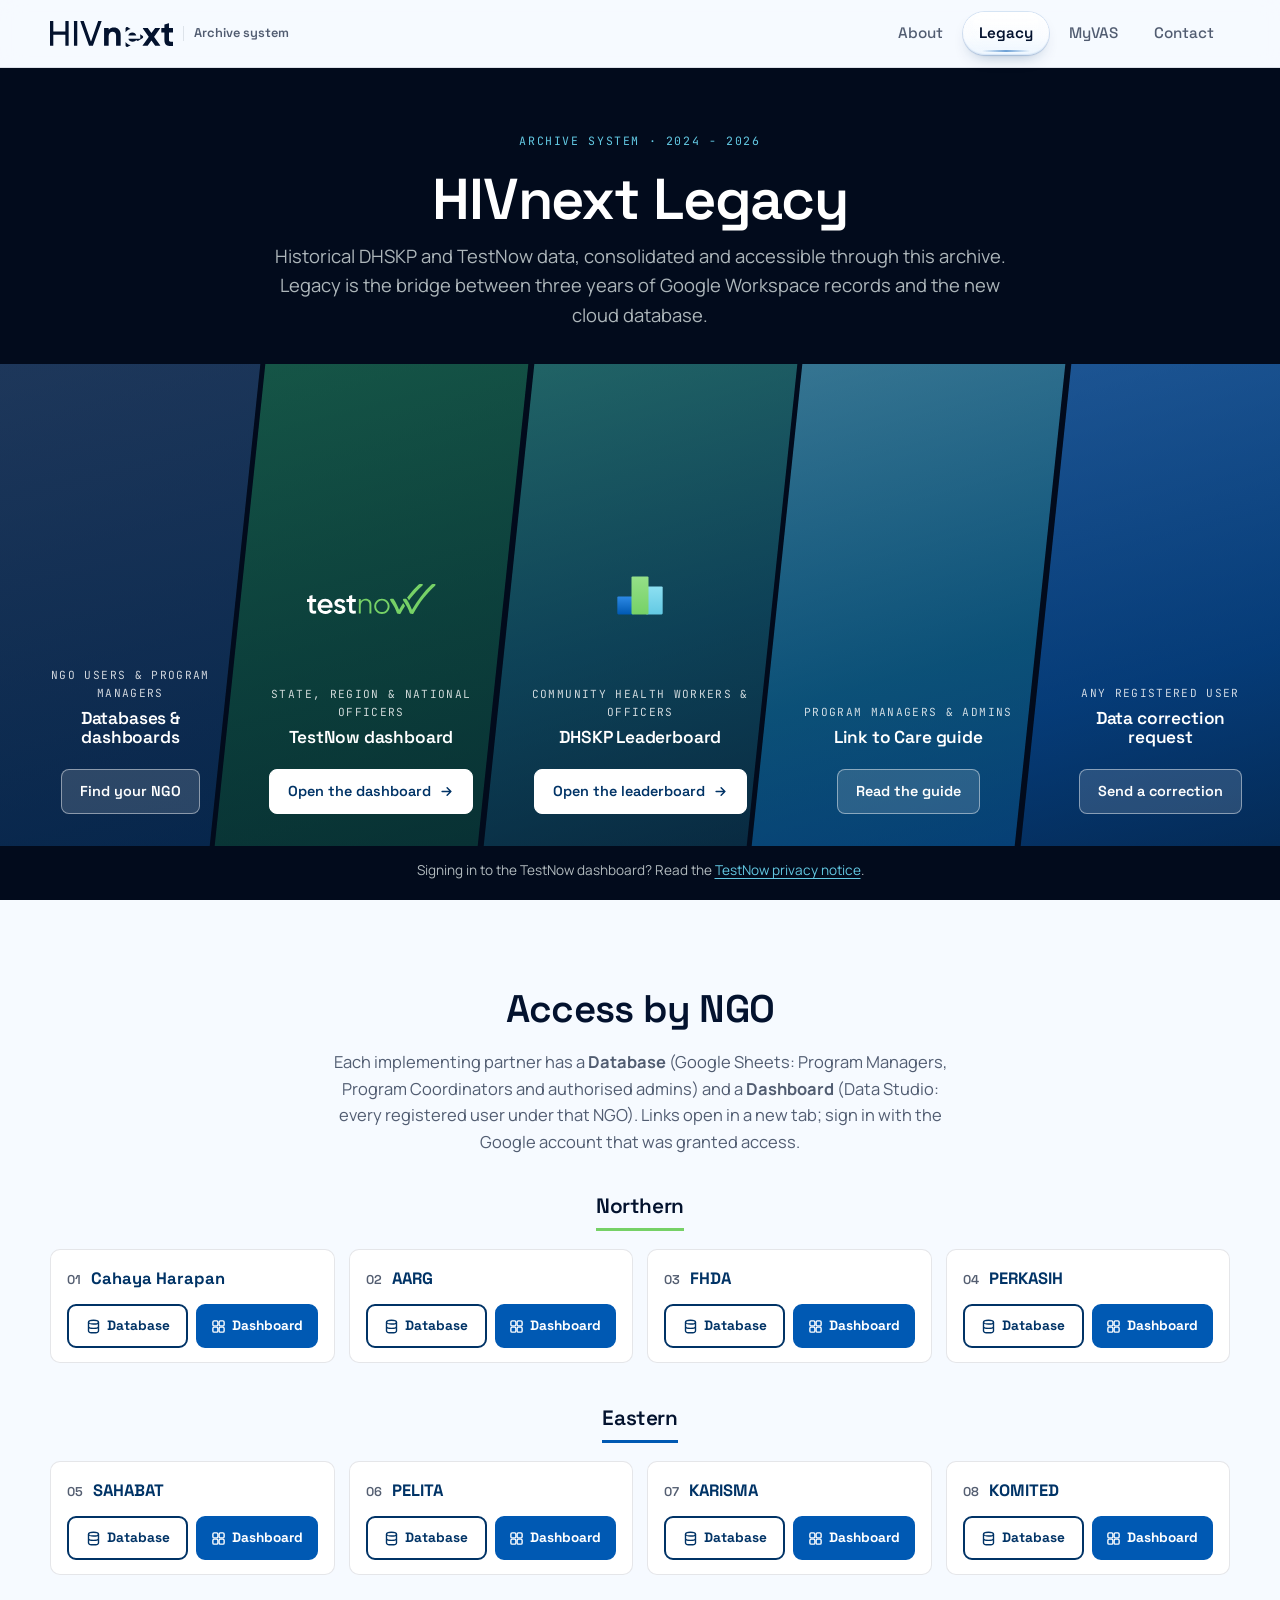
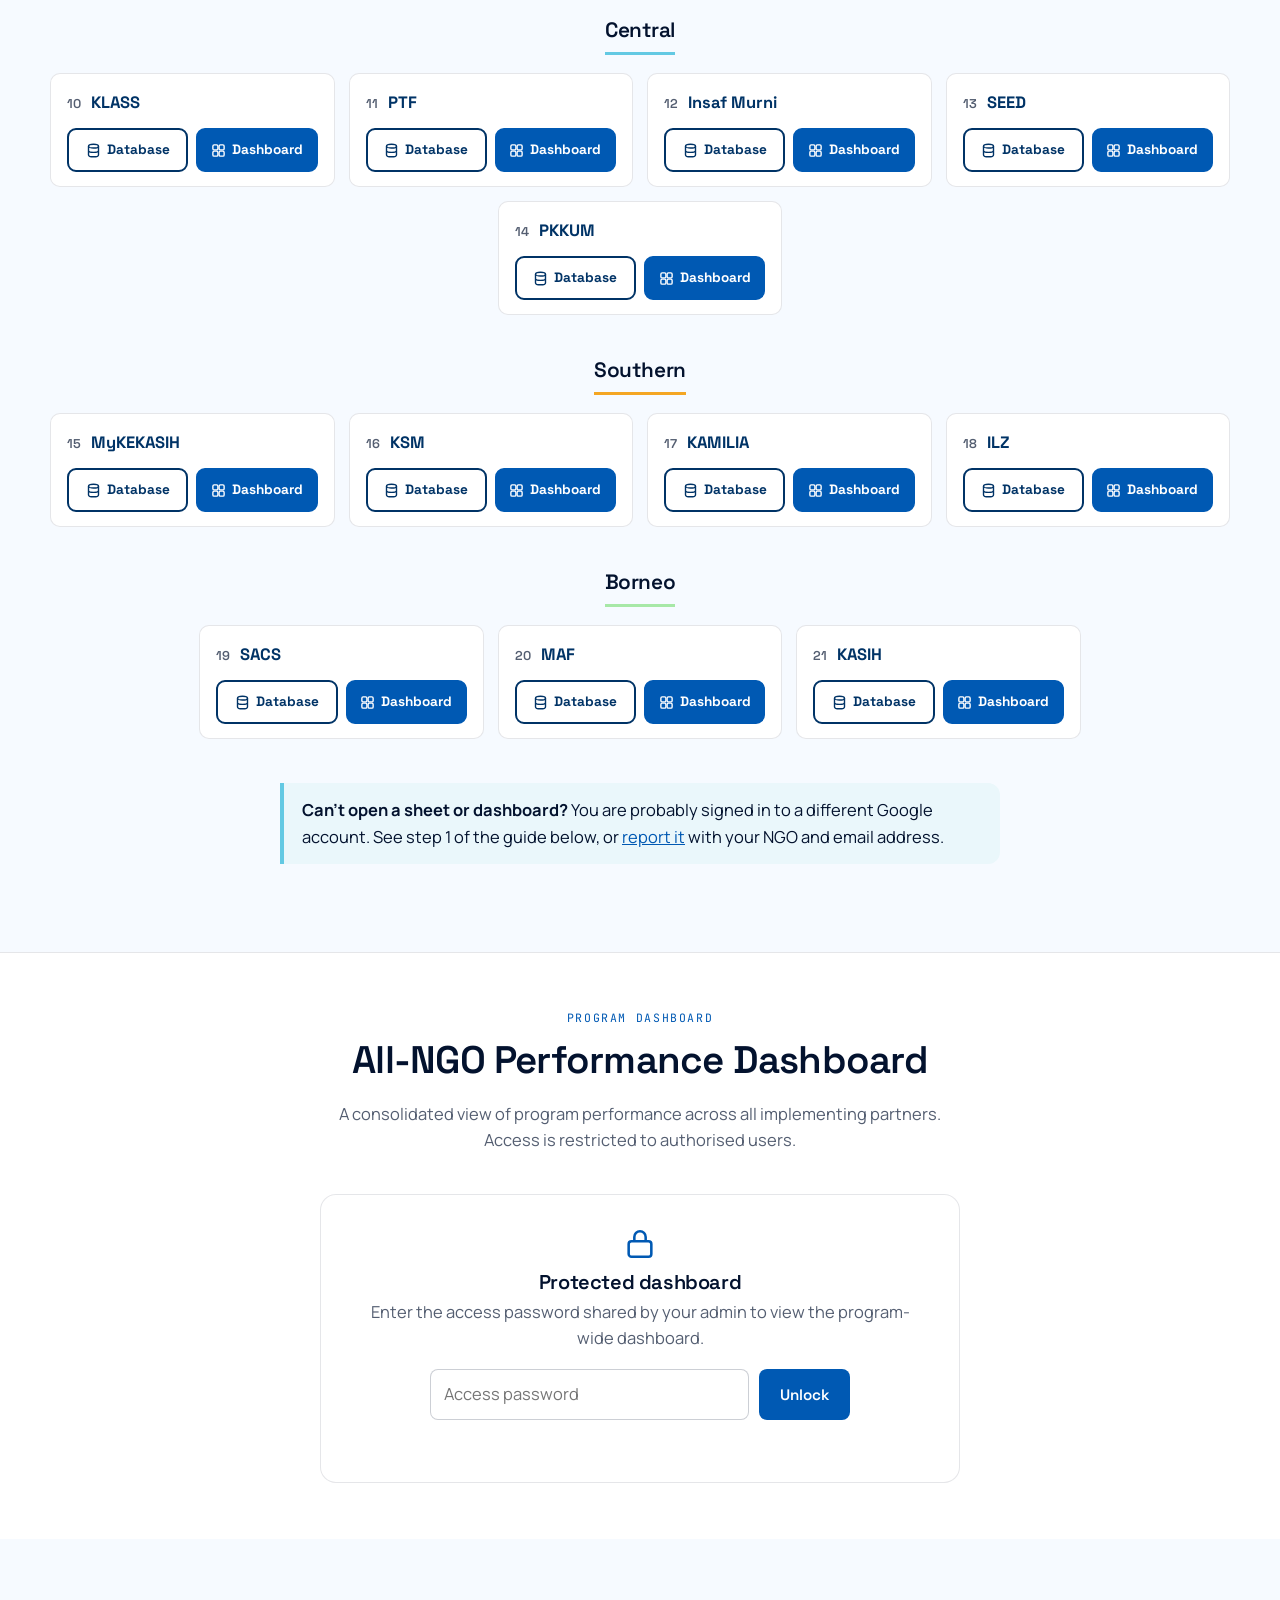
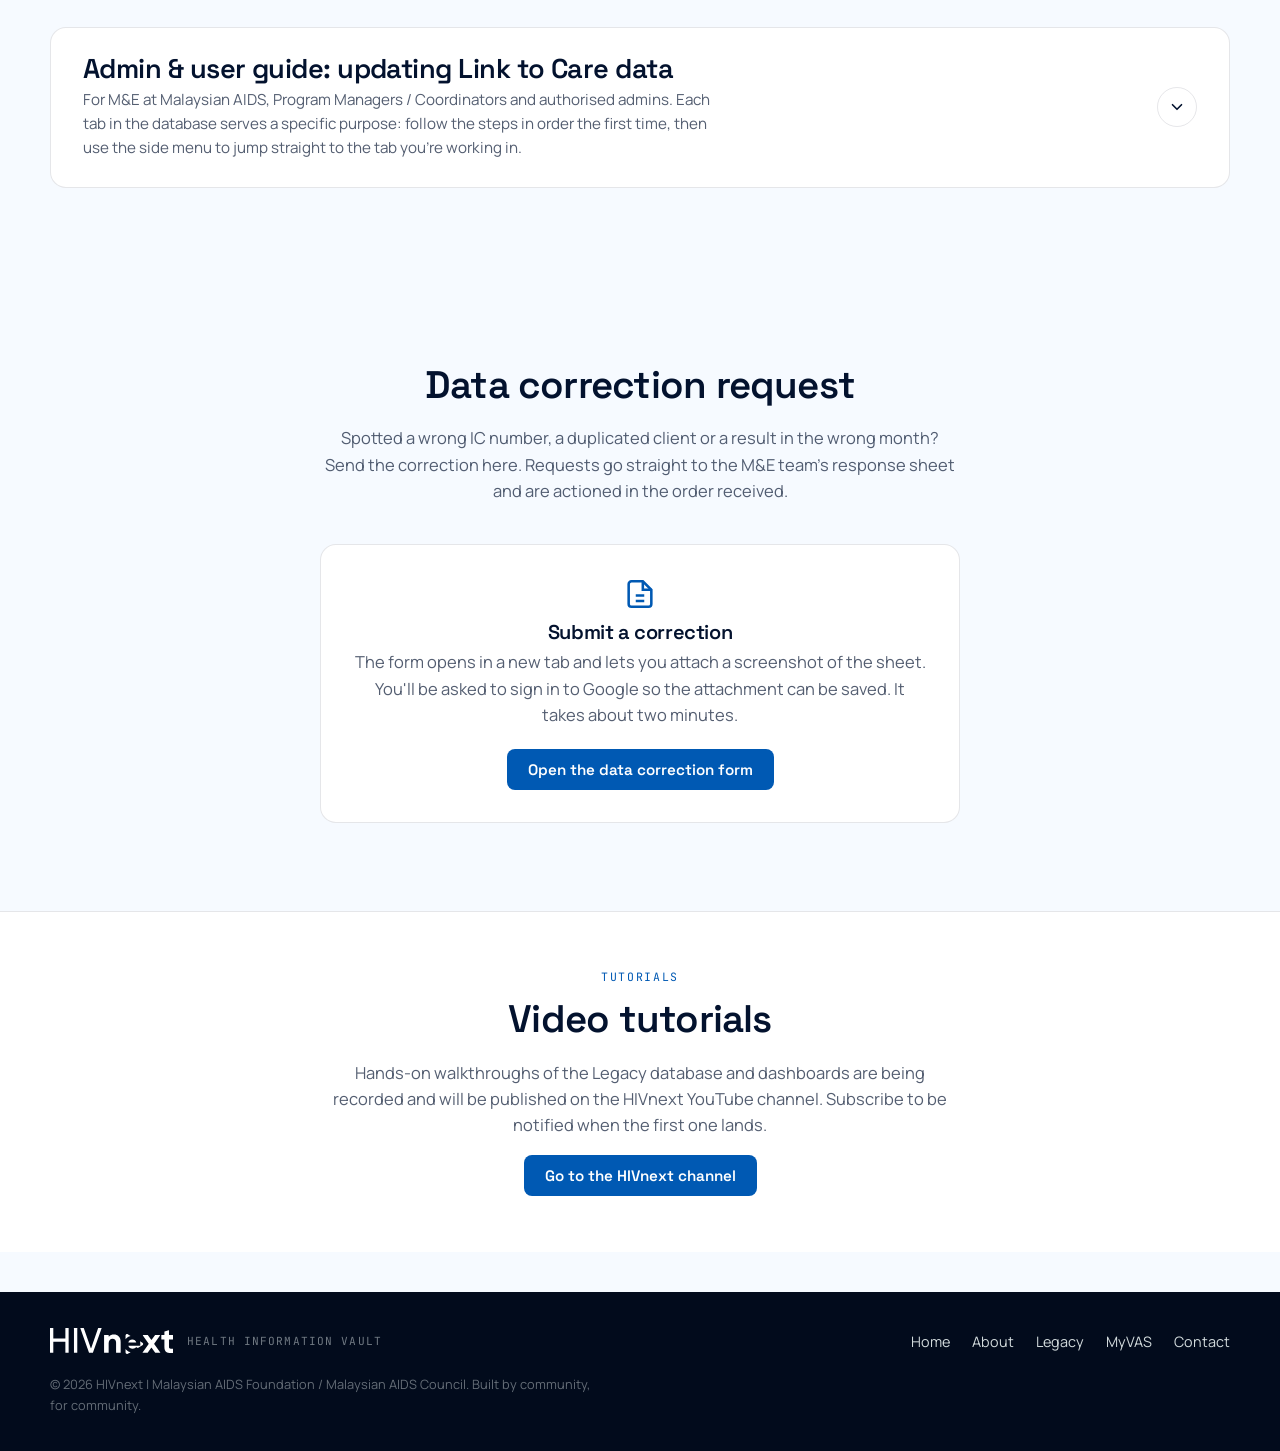
<file: legacy/index.html>
<!doctype html>
<html lang="en">
<head>
<meta charset="utf-8">
  <!-- Google tag (gtag.js) -->
<script async src="https://www.googletagmanager.com/gtag/js?id=G-WN6DGTR9DK"></script>
<script>
  window.dataLayer = window.dataLayer || [];
  function gtag(){dataLayer.push(arguments);}
  gtag('js', new Date());

  gtag('config', 'G-WN6DGTR9DK');
</script>
<meta name="viewport" content="width=device-width,initial-scale=1">
<title>HIVnext Legacy | Databases, dashboards & Link to Care guide</title>
<meta name="description" content="Archive of 2024-2026 DHSKP and TestNow data: every NGO database and dashboard, the All-NGO dashboard, the TestNow dashboard and its privacy notice, the DHSKP Leaderboard, the Link to Care guide, and the data correction request form.">
<meta name="theme-color" content="#020B1C">
<link rel="icon" href="/assets/logos/hivnext-emblem.svg" type="image/svg+xml">
<link rel="preconnect" href="https://fonts.googleapis.com"><link rel="preconnect" href="https://fonts.gstatic.com" crossorigin>
<link href="https://fonts.googleapis.com/css2?family=Space+Grotesk:wght@500;600;700&family=Manrope:wght@400;500;600;700&family=JetBrains+Mono:wght@400;500&display=swap" rel="stylesheet">
<link rel="stylesheet" href="/assets/css/style.css">
<style>
/* Legacy hero = the MyVAS route cards (all structure and motion come from style.css); only the colours of the four cards are defined here */
.route--ngo{--rbg:linear-gradient(165deg,#2C4E78 0%,#003366 100%)}
.route--testnow{--rbg:linear-gradient(165deg,#1B8A55 0%,#0B5F45 55%,#06423A 100%)}   /* deep green: the logo's own light green stays readable even on hover */
.route--guide{--rbg:linear-gradient(165deg,#63C9E3 0%,#0B7FB3 60%,#0059B3 100%)}
.route--fix{--rbg:linear-gradient(165deg,#2D89E5 0%,#0059B3 60%,#003366 100%)}
.route--testnow .route__in{justify-content:flex-end}
.route--testnow:hover .route__logo,.route--testnow:focus-within .route__logo{transform:translate(-50%,-90%)}
.route--testnow .route__logo{height:30px}
/* four cards instead of three: slightly tighter padding and title size so every title fits */
.trio--4 .route__in{padding-left:clamp(18px,2.4vw,40px);padding-right:clamp(18px,2.4vw,40px)}
.trio--4 .route:first-child .route__in{padding-left:calc(var(--over) * 2.4 + 18px)}
.trio--4 .route:last-child .route__in{padding-right:calc(var(--over) * 1.5 + 20px)}   /* the outer cards overhang the screen edge by design: keep their text inside the visible part */
.trio--4 .route__title{font-size:clamp(1.15rem,1.6vw,1.6rem)}
/* between phone and wide desktop four slanted columns are too cramped: use the same stacked look the stylesheet uses on phones, as a 2 x 2 grid */
@media (min-width:861px) and (max-width:1120px){
  .myvas-launch{min-height:0}
  .myvas-launch__intro{padding:44px 0 20px}
  .mstage{overflow:visible;padding:0 20px 28px;min-height:0}
  .trio--4{--skew:0deg;--over:0px;display:grid;grid-template-columns:1fr 1fr;gap:12px;margin:0}
  .trio--4 .route{transform:none;min-height:190px;border-radius:12px}
  .trio--4 .route::before{display:none}
  .trio--4 .route__bg,.trio--4 .route__in{transform:none}
  .trio--4 .route__bg{opacity:1}
  .trio--4 .route__in{position:relative;padding:22px!important;min-height:190px;align-items:flex-start;text-align:left;justify-content:flex-end}
  .trio--4 .route__logo{position:static;transform:none!important;height:30px;margin:0 0 10px}
  .trio--4 .route__desc{max-height:none;opacity:.9}
  .trio--4 .route:hover{flex-grow:0}
}
/* five cards: a gentler slant and tighter text so every title fits: slightly tighter padding and title size so every title fits */
.trio--5{--skew:-6deg;--over:calc(var(--stage-h,520px) * 0.0525)}
.trio--5 .route__in{padding-left:clamp(14px,1.6vw,28px);padding-right:clamp(14px,1.6vw,28px)}
.trio--5 .route:first-child .route__in{padding-left:calc(var(--over) * 2.4 + 14px)}
.trio--5 .route:last-child .route__in{padding-right:calc(var(--over) * 1.5 + 16px)}   /* the outer cards overhang the screen edge by design: keep their text inside the visible part */
.trio--5 .route__title{font-size:clamp(1.05rem,1.35vw,1.45rem)}
.trio--5 .route__desc{font-size:.88rem}
/* between phone and wide desktop four slanted columns are too cramped: use the same stacked look the stylesheet uses on phones, as a 2 x 2 grid */
@media (min-width:861px) and (max-width:1120px){
  .myvas-launch{min-height:0}
  .myvas-launch__intro{padding:44px 0 20px}
  .mstage{overflow:visible;padding:0 20px 28px;min-height:0}
  .trio--5{--skew:0deg;--over:0px;display:grid;grid-template-columns:1fr 1fr;gap:12px;margin:0}
  .trio--5 .route{transform:none;min-height:190px;border-radius:12px}
  .trio--5 .route::before{display:none}
  .trio--5 .route__bg,.trio--5 .route__in{transform:none}
  .trio--5 .route__bg{opacity:1}
  .trio--5 .route__in{position:relative;padding:22px!important;min-height:190px;align-items:flex-start;text-align:left;justify-content:flex-end}
  .trio--5 .route__logo{position:static;transform:none!important;height:30px;margin:0 0 10px}
  .trio--5 .route__desc{max-height:none;opacity:.9}
  .trio--5 .route:hover{flex-grow:0}
  .trio--5 .route:last-child{grid-column:1/-1}
}
.route--leaderboard{--rbg:linear-gradient(165deg,#34A98F 0%,#0E6377 55%,#06314A 100%)}
.route--leaderboard .route__in{justify-content:flex-end}
.route--leaderboard:hover .route__logo,.route--leaderboard:focus-within .route__logo{transform:translate(-50%,-90%)}
.route--leaderboard .route__logo{height:48px}
.launch-note{width:100%;max-width:none;margin:0;padding:14px 20px 18px;text-align:center;font-size:.85rem;color:rgba(247,255,254,.72);background:var(--deep)}
.launch-note a{color:var(--sky);text-decoration:underline;text-underline-offset:3px}
.launch-note a:hover{color:#fff}
</style>

</head>
<body>
<header class="site-nav">
  <div class="wrap">
    <a class="brand" href="/"><img src="/assets/logos/wordmark-dark.svg" alt="HIVnext" width="123" height="26"><span class="brand__tag">Archive system</span></a>
    <button class="nav-toggle" aria-expanded="false" aria-controls="nav-links" aria-label="Menu"><svg width="22" height="22" viewBox="0 0 24 24" fill="none" stroke="currentColor" stroke-width="2.5" stroke-linecap="round"><path d="M4 7h16M4 12h16M4 17h16"/></svg></button>
    <ul class="nav-links" id="nav-links">
      <li><a href="/about/" >About</a></li>
      <li><a href="/legacy/" aria-current="page">Legacy</a></li>
      <li><a href="/myvas/" >MyVAS</a></li>
      <li><a href="/#contact">Contact</a></li>
    </ul>
  </div>
</header>

<section class="myvas-launch">
  <div class="wrap myvas-launch__intro">
    <span class="kicker">Archive system · 2024 - 2026</span>
    <h1>HIVnext Legacy</h1>
    <p class="lede">Historical DHSKP and TestNow data, consolidated and accessible through this archive. Legacy is the bridge between three years of Google Workspace records and the new cloud database.</p>
  </div>
  <div class="mstage">
    <div class="trio trio--5" id="trio">
      <a class="route route--ngo" href="#access">
        <span class="route__bg"></span>
        <span class="route__in">
          <span class="route__who">NGO users &amp; Program Managers</span>
          <span class="route__title">Databases &amp; dashboards</span>
          <span class="route__desc">Open your NGO's database or dashboard, or the All-NGO performance dashboard.</span>
          <span class="route__cta">Find your NGO</span>
        </span>
      </a>
      <a class="route route--testnow" href="/legacy/testnow/">
        <span class="route__bg"></span>
        <span class="route__in">
          <img class="route__logo" src="[data-uri]" alt="TestNow">
          <span class="route__who">State, region &amp; national officers</span>
          <span class="route__title">TestNow dashboard</span>
          <span class="route__desc">HIV self-test kit orders, results and risk assessments. Sign in with the Google account linked to your government email.</span>
          <span class="route__cta route__cta--strong">Open the dashboard <svg viewBox="0 0 24 24" fill="none" stroke="currentColor" stroke-width="2.4" stroke-linecap="round" stroke-linejoin="round"><path d="M5 12h14M13 6l6 6-6 6"/></svg></span>
        </span>
      </a>
      <a class="route route--leaderboard" href="/leaderboard/">
        <span class="route__bg"></span>
        <span class="route__in">
          <img class="route__logo" src="/assets/logos/leaderboard-icon.svg" alt="" width="48" height="48">
          <span class="route__who">Community health workers &amp; officers</span>
          <span class="route__title">DHSKP Leaderboard</span>
          <span class="route__desc">See how CHWs are doing on clients reached, cases found and link to care. Sign in with the email linked to your HIVnext profile.</span>
          <span class="route__cta route__cta--strong">Open the leaderboard <svg viewBox="0 0 24 24" fill="none" stroke="currentColor" stroke-width="2.4" stroke-linecap="round" stroke-linejoin="round"><path d="M5 12h14M13 6l6 6-6 6"/></svg></span>
        </span>
      </a>
      <a class="route route--guide" href="#guide">
        <span class="route__bg"></span>
        <span class="route__in">
          <span class="route__who">Program Managers &amp; admins</span>
          <span class="route__title">Link to Care guide</span>
          <span class="route__desc">Update the actionTask, HIV, SYP and HEPC tabs and complete MyHCC verification, step by step.</span>
          <span class="route__cta">Read the guide</span>
        </span>
      </a>
      <a class="route route--fix" href="#correction">
        <span class="route__bg"></span>
        <span class="route__in">
          <span class="route__who">Any registered user</span>
          <span class="route__title">Data correction request</span>
          <span class="route__desc">Report a wrong IC number, a duplicated client or a result in the wrong month to the M&amp;E team.</span>
          <span class="route__cta">Send a correction</span>
        </span>
      </a>
    </div>
  </div>
  <p class="launch-note">Signing in to the TestNow dashboard? Read the <a href="/legacy/testnow/privacy/">TestNow privacy notice</a>.</p>
</section>

<!-- ============ Access by NGO ============ -->
<section class="section" id="access">
  <div class="wrap">
    <div class="section-head">
      <h2>Access by NGO</h2>
      <p>Each implementing partner has a <strong>Database</strong> (Google Sheets: Program Managers, Program Coordinators and authorised admins) and a <strong>Dashboard</strong> (Data Studio: every registered user under that NGO). Links open in a new tab; sign in with the Google account that was granted access.</p>
    </div>
    <div id="ngo-regions"></div>
    <div class="note" style="max-width:720px;margin:28px auto 0"><p><strong>Can't open a sheet or dashboard?</strong> You are probably signed in to a different Google account. See step 1 of the guide below, or <a href="/#contact">report it</a> with your NGO and email address.</p></div>
  </div>
</section>

<!-- ============ All-NGO dashboard (password) ============ -->
<section class="section section--tight" id="dashboard" style="background:#fff;border-top:1px solid var(--line)">
  <div class="wrap">
    <div class="section-head">
      <span class="eyebrow">Program dashboard</span>
      <h2>All-NGO Performance Dashboard</h2>
      <p>A consolidated view of program performance across all implementing partners. Access is restricted to authorised users.</p>
    </div>
    <div class="gate" id="dash-gate">
      <svg width="34" height="34" viewBox="0 0 24 24" fill="none" stroke="currentColor" stroke-width="1.8" style="color:var(--blue);margin:0 auto 10px"><rect x="4" y="10" width="16" height="11" rx="2"/><path d="M8 10V7a4 4 0 0 1 8 0v3"/></svg>
      <h3 style="margin:0 0 6px">Protected dashboard</h3>
      <p style="margin:0 auto;color:var(--ink-2)">Enter the access password shared by your admin to view the program-wide dashboard.</p>
      <div class="gate__row"><input type="password" id="dash-pw" placeholder="Access password" autocomplete="off"><button class="btn btn--primary" type="button" id="dash-go">Unlock</button></div>
      <p class="gate__err" id="dash-err"></p>
    </div>
    <div class="dash-embed" id="dash-embed" hidden>
      <div class="embed__bar" style="border:0;padding:0 0 12px;justify-content:center"><a class="btn btn--ghost btn--sm" href="#" target="_blank" rel="noopener">Open in Data Studio</a></div>
      <iframe title="All-NGO Performance Dashboard" loading="lazy" allowfullscreen></iframe>
    </div>
  </div>
</section>

<!-- ============ Guide ============ -->
<section class="section" id="guide">
  <div class="wrap">
    <details class="fold" data-anim>
      <summary><div><h2>Admin &amp; user guide: updating Link to Care data</h2><p>For M&amp;E at Malaysian AIDS, Program Managers / Coordinators and authorised admins. Each tab in the database serves a specific purpose: follow the steps in order the first time, then use the side menu to jump straight to the tab you're working in.</p></div><span class="chev"><svg viewBox="0 0 24 24" fill="none" stroke="currentColor" stroke-width="2.2" stroke-linecap="round" stroke-linejoin="round"><path d="M6 9l6 6 6-6"/></svg></span></summary>
      <div class="fold__body">
    <div class="guide">
      <ol class="guide__toc">
        <li><a href="#g-account">1 · Check your Google profile</a></li>
        <li><a href="#g-portal">2 · Open the Legacy portal</a></li>
        <li><a href="#g-structure">3 · How the database is organised</a></li>
        <li><a href="#g-actiontask">4 · Tab: actionTask</a></li>
        <li><a href="#g-linktocare">5 · Tabs: HIV, SYP &amp; HEPC</a></li>
        <li><a href="#g-myhcc">6 · MyHCC verification</a></li>
        <li><a href="#g-historical">7 · Tabs: 2024 &amp; 2025</a></li>
      </ol>

      <div>
        <article class="step" id="g-account">
          <h3><span class="step__n">1</span>Check your Google profile</h3>
          <ol>
            <li>Go to <a href="https://google.com" target="_blank" rel="noopener">google.com</a> and click your <span class="ui">profile picture</span> in the top-right corner.</li>
            <li>Make sure the profile shown is the account that was given access to hivnext.org. Usually this is the same email you use in MyVAS.</li>
            <li>If it isn't, switch to the correct account before opening any database or dashboard.</li>
          </ol>
          <div class="note"><p>Some facilities manage their data with two emails. The Legacy system can only be shared with <strong>Google</strong> accounts, so a facility whose MyVAS email is not a Google account will have a separate Google email for Legacy.</p></div>
        </article>

        <article class="step" id="g-portal">
          <h3><span class="step__n">2</span>Open the Legacy portal</h3>
          <ol>
            <li>From <a href="/">hivnext.org</a>, choose the <span class="ui">Legacy</span> panel (or the Legacy link in the header on any page).</li>
            <li>In <a href="#access">Access by NGO</a>, find your NGO under its region.</li>
            <li>Click <span class="ui">Database</span> for the complete data of your NGO: this is restricted to PM/PC and admins who have been granted access.</li>
            <li>Click <span class="ui">Dashboard</span> for the NGO's latest achievements. Only users registered under that NGO can open its dashboard.</li>
          </ol>
          <p>Legacy brings together data from 2024 through 2026. Other pages of the site are updated from time to time; check the <a href="/#changelogs">changelogs</a> for what's new.</p>
        </article>

        <article class="step" id="g-structure">
          <h3><span class="step__n">3</span>How the database is organised</h3>
          <p>To make the system more stable and faster - and to reduce fatigue when working with daily data - the whole structure was rebuilt. Data from 2024 and 2025, the user list and the treatment referral records now live in <strong>one Google Sheet</strong> per NGO.</p>
          <p>Five tabs need attention from PM/PC and admins:</p>
          <table class="cols-table">
            <thead><tr><th>Tab</th><th>What it is for</th></tr></thead>
            <tbody>
              <tr><td><code>actionTask</code></td><td>Your master pending list: every reactive HIV, SYP and HEP C case still awaiting Link to Care confirmation.</td></tr>
              <tr><td><code>HIV</code>, <code>SYP</code>, <code>HEPC</code></td><td>Where you record the referral outcome for each disease category.</td></tr>
              <tr><td><code>2024</code>, <code>2025</code></td><td>Historical records migrated from the previous system, with red cells that still need to be completed.</td></tr>
            </tbody>
          </table>
          <p style="margin:0">The other tabs (<code>ipUser</code>, <code>dailyData</code>, <code>2026</code>) are managed by M&amp;E and fill automatically.</p>
        </article>

        <article class="step" id="g-actiontask">
          <h3><span class="step__n">4</span>Tab: actionTask</h3>
          <p>The <code>actionTask</code> tab is the list of clients whose referral status needs updating. For 2026 clients it shows everyone who has not yet been referred to treatment.</p>
          <ol>
            <li><strong>Open the actionTask tab</strong> in your NGO's database. You will see three column groups in different shades of green, as in the previous system: <span class="ui">Pending HIV Referral</span>, <span class="ui">Pending SYP Referral</span> and <span class="ui">Pending HEPC Referral</span>.</li>
            <li><strong>Review each pending case.</strong> Each row is a client with a reactive result who has not been confirmed as linked to care. Check the IC number, test date and disease category.</li>
            <li><strong>Act on each case</strong> by moving to the relevant tab - HIV, SYP or HEPC - to complete the Link to Care entry (step 5).</li>
          </ol>
          <div class="note note--ok"><p>If a referral was already recorded in the previous system, you can <strong>copy the client's IC</strong> from this list and paste it into the HIV, SYP or HEPC tab instead of typing it.</p></div>
        </article>

        <article class="step" id="g-linktocare">
          <h3><span class="step__n">5</span>Tabs: HIV, SYP &amp; HEPC</h3>
          <p>In the previous system every site had a separate <em>Data-Rujukan-Rawatan</em> file with four tabs (HIV, SYP/Syphilis, HEPC and PrEP). To make Link to Care updates easier, that file has been replaced by the <code>HIV</code>, <code>SYP</code> and <code>HEPC</code> tabs, which sit <strong>directly inside the same database</strong>. The workflow is identical in all three tabs.</p>
          <ol>
            <li>Open the tab for the disease category you are updating.</li>
            <li>In <strong>column A</strong>, open the drop-down. It lists the IC numbers of clients who have not yet been referred, taken from actionTask. Pick the client, or paste the IC you copied.</li>
            <li>Columns <strong>B to E</strong> fill in automatically once column A is set.</li>
            <li>Complete columns <strong>F to J</strong>: whether the client was referred (<span class="ui">Yes</span> / <span class="ui">No</span>), the referral date, the facility and the other referral details, and <strong>Notes</strong> in column J.</li>
          </ol>
          <div class="note"><p><strong>You only edit columns A, F, G, H, I and J</strong> in these three tabs. Everything else is calculated.</p></div>
          <p style="margin:0">As soon as a client is marked <span class="ui">Yes</span>, they are removed from the actionTask list. If a case cannot yet be resolved - for example the client is unreachable - write the reason in Notes so the audit trail stays clean.</p>
        </article>

        <article class="step" id="g-myhcc">
          <h3><span class="step__n">6</span>MyHCC verification</h3>
          <p>Columns <strong>K and L</strong> show verification from the MyHCC system when a client has been successfully referred. Column K is also useful for checking whether a client already had a record at a Klinik Kesihatan before.</p>
          <ul>
            <li>MyHCC verification is refreshed <strong>periodically - about once a month</strong>, not live.</li>
            <li>For now it is available for <strong>HIV and HEPC</strong> only.</li>
          </ul>
          <div class="note note--warn"><p>Because of this, it is important to keep <strong>Notes (column J)</strong> up to date when a client is a defaulter and the NGO is helping them restart treatment - especially for HIV cases. The note is what distinguishes a restart from a new referral.</p></div>
        </article>

        <article class="step" id="g-historical">
          <h3><span class="step__n">7</span>Tabs: 2024 &amp; 2025</h3>
          <p>These tabs hold data migrated from the previous system. PM/PC also need to update treatment referral data here for clients who have still not been reached.</p>
          <ol>
            <li>Open the <code>2024</code> or <code>2025</code> tab.</li>
            <li>Look for cells <strong>marked red</strong> that are still empty. Only these need to be filled.</li>
            <li>The columns to complete are <strong>AN - AP</strong>, <strong>AS - AV</strong> and <strong>AW - AY</strong>.</li>
          </ol>
          <p style="margin:0">Leave every other cell as it is: the rest of the row is the historical record.</p>
        </article>
      </div>
    </div>
    <div class="carousel" data-pages="23-30" data-title="Guide pages from the Panduan Pengguna (Legacy section)"></div>
      </div>
    </details>
  </div>
</section>

<!-- ============ Data correction ============ -->
<section class="section" id="correction">
  <div class="wrap">
    <div class="section-head">
      <h2>Data correction request</h2>
      <p>Spotted a wrong IC number, a duplicated client or a result in the wrong month? Send the correction here. Requests go straight to the M&amp;E team's response sheet and are actioned in the order received.</p>
    </div>
    <div class="embed" id="correction-embed">
      <div class="embed__bar"><p>If the form doesn't load, sign in to Google in this browser or open it in a new tab.</p><a class="btn btn--ghost btn--sm" data-site="correctionFormOpen" href="#" target="_blank" rel="noopener">Open form in a new tab</a></div>
      <iframe data-site="correctionFormEmbed" title="Data correction request form" loading="lazy" referrerpolicy="no-referrer-when-downgrade">Loading…</iframe>
    </div>
    <div class="gate" id="correction-card" hidden>
      <svg width="34" height="34" viewBox="0 0 24 24" fill="none" stroke="currentColor" stroke-width="1.8" style="color:var(--blue);margin:0 auto 10px"><path d="M14 3H6a2 2 0 0 0-2 2v14a2 2 0 0 0 2 2h12a2 2 0 0 0 2-2V9z"/><path d="M14 3v6h6M9 13h6M9 17h6"/></svg>
      <h3 style="margin:0 0 6px">Submit a correction</h3>
      <p style="margin:0 auto;color:var(--ink-2)">The form opens in a new tab and lets you attach a screenshot of the sheet. You'll be asked to sign in to Google so the attachment can be saved. It takes about two minutes.</p>
      <p style="margin:20px 0 0"><a class="btn btn--primary" data-site="correctionFormOpen" href="#" target="_blank" rel="noopener">Open the data correction form</a></p>
    </div>
  </div>
</section>

<!-- ============ Tutorials ============ -->
<section class="section section--tight" style="background:#fff;border-top:1px solid var(--line)">
  <div class="wrap section-head" style="margin:0 auto">
    <span class="eyebrow">Tutorials</span>
    <h2>Video tutorials</h2>
    <p>Hands-on walkthroughs of the Legacy database and dashboards are being recorded and will be published on the HIVnext YouTube channel. Subscribe to be notified when the first one lands.</p>
    <a class="btn btn--primary" data-site="youtube" href="#" target="_blank" rel="noopener">Go to the HIVnext channel</a>
  </div>
</section>
<footer class="site-footer">
  <div class="wrap">
    <div class="footer-brand"><img src="/assets/logos/wordmark-light.svg" alt="HIVnext"><span>Health Information Vault</span></div>
    <ul class="footer-links"><li><a href="/">Home</a></li><li><a href="/about/">About</a></li><li><a href="/legacy/">Legacy</a></li><li><a href="/myvas/">MyVAS</a></li><li><a data-site="email" href="#">Contact</a></li></ul>
    <p class="copyright"></p>
  </div>
</footer>
<script src="/assets/js/config.js"></script>
<script src="/assets/js/site.js"></script>
</body>
</html>
</file>
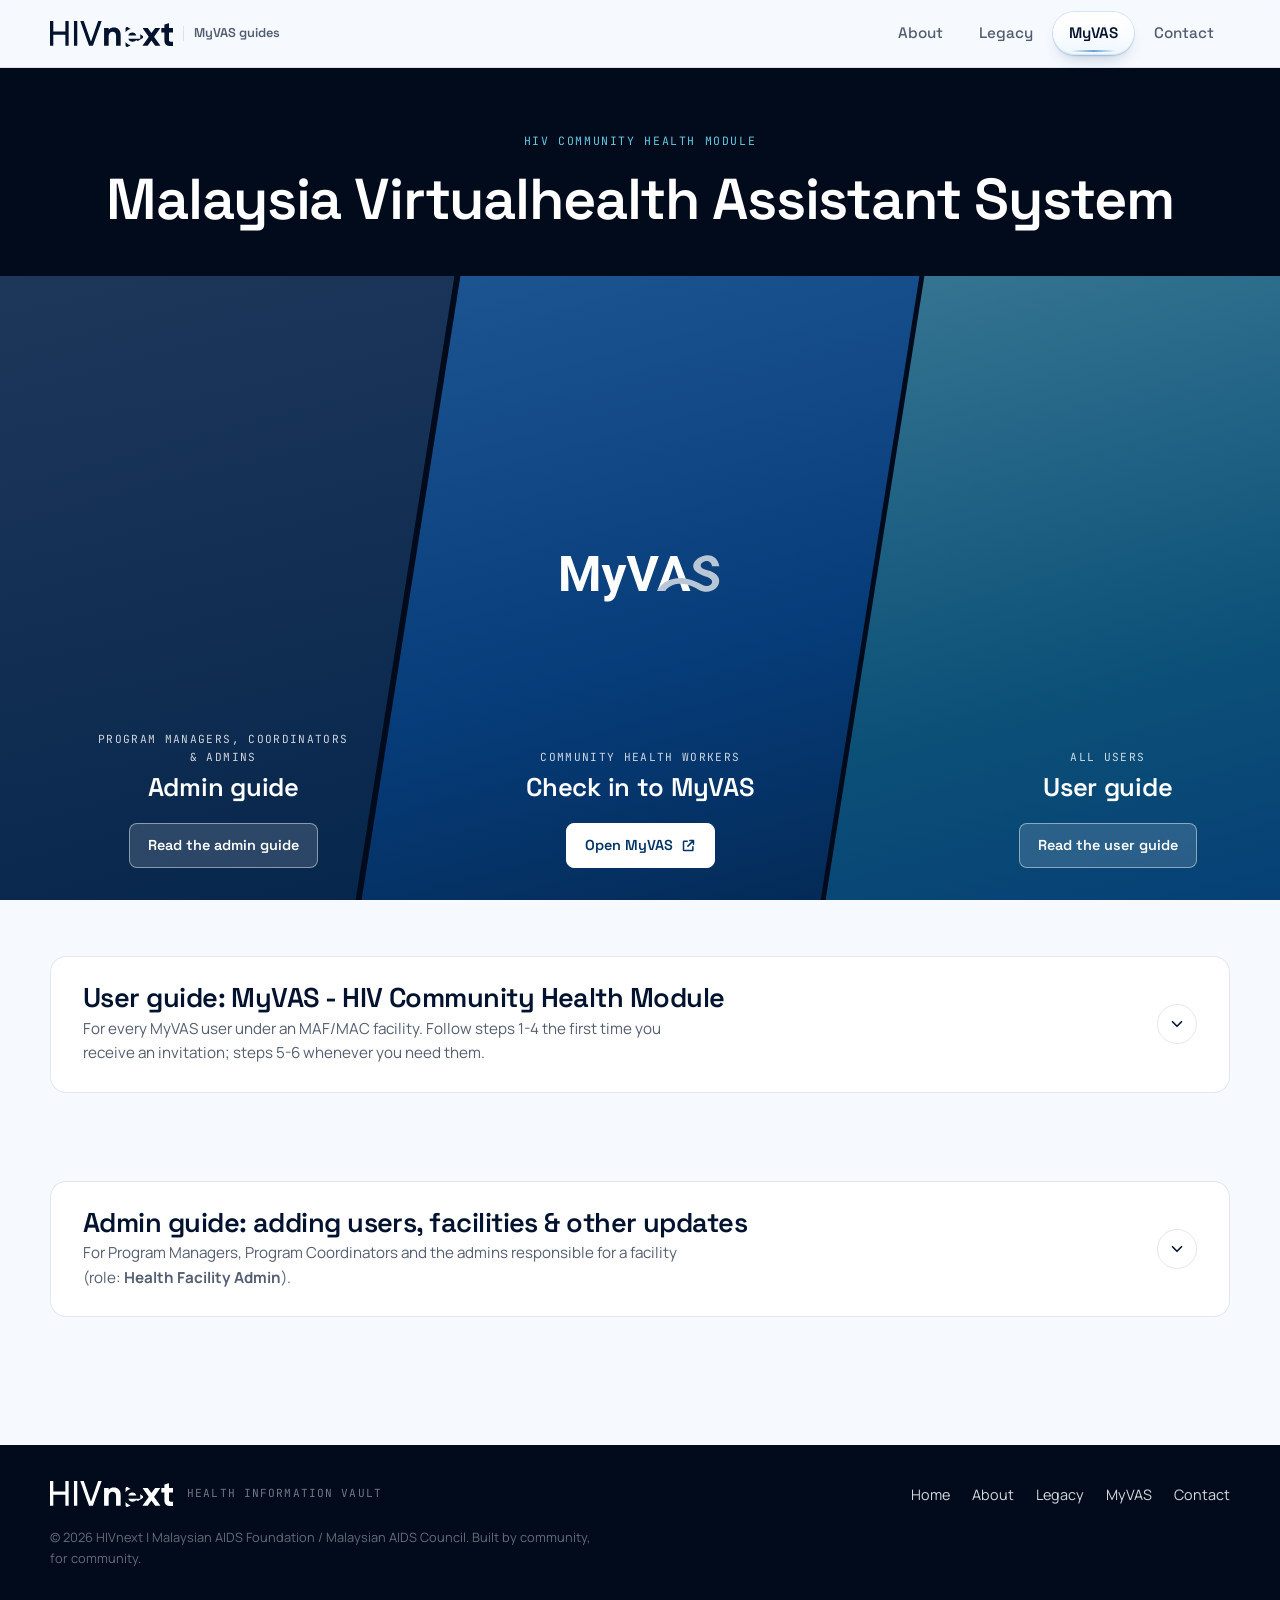
<file: myvas/index.html>
<!doctype html>
<html lang="en">
<head>
<meta charset="utf-8">
  <!-- Google tag (gtag.js) -->
<script async src="https://www.googletagmanager.com/gtag/js?id=G-WN6DGTR9DK"></script>
<script>
  window.dataLayer = window.dataLayer || [];
  function gtag(){dataLayer.push(arguments);}
  gtag('js', new Date());

  gtag('config', 'G-WN6DGTR9DK');
</script>
<meta name="viewport" content="width=device-width,initial-scale=1">
<title>MyVAS: check in, user guide & admin guide | HIVnext</title>
<meta name="description" content="MyVAS, the Malaysia Virtualhealth Assistant System: check in to enter daily data, plus step-by-step user and admin guides in English.">
<meta name="theme-color" content="#020B1C">
<link rel="icon" href="/assets/logos/hivnext-emblem.svg" type="image/svg+xml">
<link rel="preconnect" href="https://fonts.googleapis.com"><link rel="preconnect" href="https://fonts.gstatic.com" crossorigin>
<link href="https://fonts.googleapis.com/css2?family=Space+Grotesk:wght@500;600;700&family=Manrope:wght@400;500;600;700&family=JetBrains+Mono:wght@400;500&display=swap" rel="stylesheet">
<link rel="stylesheet" href="/assets/css/style.css">

</head>
<body>
<header class="site-nav">
  <div class="wrap">
    <a class="brand" href="/"><img src="/assets/logos/wordmark-dark.svg" alt="HIVnext" width="123" height="26"><span class="brand__tag">MyVAS guides</span></a>
    <button class="nav-toggle" aria-expanded="false" aria-controls="nav-links" aria-label="Menu"><svg width="22" height="22" viewBox="0 0 24 24" fill="none" stroke="currentColor" stroke-width="2.5" stroke-linecap="round"><path d="M4 7h16M4 12h16M4 17h16"/></svg></button>
    <ul class="nav-links" id="nav-links">
      <li><a href="/about/" >About</a></li>
      <li><a href="/legacy/" >Legacy</a></li>
      <li><a href="/myvas/" aria-current="page">MyVAS</a></li>
      <li><a href="/#contact">Contact</a></li>
    </ul>
  </div>
</header>

<section class="myvas-launch">
  <div class="wrap myvas-launch__intro">
    <span class="kicker">HIV Community Health Module</span>
    <h1>Malaysia Virtualhealth Assistant System</h1>
  </div>
  <div class="mstage">
    <div class="trio" id="trio">
      <a class="route route--admin" href="#admin-guide">
        <span class="route__bg"></span>
        <span class="route__in">
          <span class="route__who">Program Managers, Coordinators &amp; admins</span>
          <span class="route__title">Admin guide</span>
          <span class="route__desc">Manage users in your facility, add or remove staff, request new facilities and other updates.</span>
          <span class="route__cta">Read the admin guide</span>
        </span>
      </a>
      <a class="route route--login" href="https://myvas.moh.gov.my/checkin/" target="_blank" rel="noopener" data-link="myvasLogin">
        <span class="route__bg"></span>
        <span class="route__in">
          <img class="route__logo" src="/assets/logos/myvas-light.svg" alt="MyVAS">
          <span class="route__who">Community Health Workers</span>
          <span class="route__title">Check in to MyVAS</span>
          <span class="route__desc">myvas.moh.gov.my/checkin: enter today's outreach data.</span>
          <span class="route__cta route__cta--strong">Open MyVAS <svg viewBox="0 0 24 24" fill="none" stroke="currentColor" stroke-width="2.4" stroke-linecap="round" stroke-linejoin="round"><path d="M14 4h6v6M20 4l-9 9M19 14v5a1 1 0 0 1-1 1H5a1 1 0 0 1-1-1V6a1 1 0 0 1 1-1h5"/></svg></span>
        </span>
      </a>
      <a class="route route--user" href="#user-guide">
        <span class="route__bg"></span>
        <span class="route__in">
          <span class="route__who">All users</span>
          <span class="route__title">User guide</span>
          <span class="route__desc">First login, password and phone verification, your profile, MyDigital ID and switching facility.</span>
          <span class="route__cta">Read the user guide</span>
        </span>
      </a>
    </div>
  </div>
</section>

<!-- ============ USER GUIDE ============ -->
<section class="section" id="user-guide">
  <div class="wrap">
    <details class="fold" data-anim>
      <summary><div><h2>User guide: MyVAS - HIV Community Health Module</h2><p>For every MyVAS user under an MAF/MAC facility. Follow steps 1-4 the first time you receive an invitation; steps 5-6 whenever you need them.</p></div><span class="chev"><svg viewBox="0 0 24 24" fill="none" stroke="currentColor" stroke-width="2.2" stroke-linecap="round" stroke-linejoin="round"><path d="M6 9l6 6 6-6"/></svg></span></summary>
      <div class="fold__body">
    <div class="guide">
      <ol class="guide__toc">
        <li><a href="#u-email">1 · Check your email from MySejahtera</a></li>
        <li><a href="#u-login">2 · First-time login</a></li>
        <li><a href="#u-password">3 · Set a new password &amp; verify your phone</a></li>
        <li><a href="#u-profile">4 · Complete your profile</a></li>
        <li><a href="#u-digitalid">5 · MyDigital ID</a></li>
        <li><a href="#u-facility">6 · Switch facility</a></li>
      </ol>
      <div>
        <article class="step" id="u-email">
          <h3><span class="step__n">1</span>Check your email from MySejahtera</h3>
          <p>Your Facility Admin invites you as a <span class="ui">Volunteer</span> under your NGO facility. MySejahtera then sends an email titled <em>MyVAS Invitation for [your name]</em> from <code>donotreply@mysejahtera.org</code>.</p>
          <ol>
            <li>Open the email. It contains your <strong>username</strong> (your email) and a <strong>temporary password</strong>.</li>
            <li>Use the temporary password for your first login only.</li>
            <li>Do not forward or share the email with anyone.</li>
          </ol>
          <div class="note note--warn"><p><strong>No email?</strong> Check your <strong>Spam</strong> folder first: the invitation often lands there. If it's still missing, ask your PM/PC to check that the right email was entered.</p></div>
        </article>

        <article class="step" id="u-login">
          <h3><span class="step__n">2</span>First-time login</h3>
          <ol>
            <li>Go to <a href="https://myvas.moh.gov.my/checkin/" target="_blank" rel="noopener">myvas.moh.gov.my/checkin</a>.</li>
            <li>Under <em>Or</em>, enter the <strong>email address that was registered</strong> for you.</li>
            <li>Tick the <span class="ui">I'm not a robot</span> reCAPTCHA box.</li>
            <li>Click <span class="ui">Login</span>, then enter the temporary password from the invitation email.</li>
          </ol>
        </article>

        <article class="step" id="u-password">
          <h3><span class="step__n">3</span>Set a new password &amp; verify your phone</h3>
          <p>You will be asked to create a new password straight away. It must have at least 8 characters, 1 uppercase letter, 1 number and 1 special character.</p>
          <ol>
            <li>Type your new password twice and click <span class="ui">Save my new password</span>. Write it down somewhere safe.</li>
            <li>Enter your <strong>mobile number</strong> and click <span class="ui">Submit</span> to receive an OTP.</li>
            <li>Enter the OTP. You'll see <em>Your mobile number has been verified successfully</em>. Continue to your profile (step 4).</li>
          </ol>
          <div class="note"><p>MyVAS asks you to change your password every few months. A pattern that's easy to keep track of: <code>YourName@NGO-1</code>, then <code>YourName@NGO-2</code> next time: only the number at the end changes. Note it down each time you change it.</p></div>
        </article>

        <article class="step" id="u-profile">
          <h3><span class="step__n">4</span>Complete your profile</h3>
          <ol>
            <li>On the Home page, click the <span class="ui">Profile settings</span> icon at the top right, then <span class="ui">My Profile</span>.</li>
            <li>Upload a <strong>passport-style photo</strong>.</li>
            <li>Fill in the details <strong>exactly as they appear on your IC</strong>:</li>
          </ol>
          <table class="cols-table">
            <thead><tr><th>Field</th><th>What to enter</th></tr></thead>
            <tbody>
              <tr><td>Full Name / IC No.</td><td>As per your identity card (or passport)</td></tr>
              <tr><td>Gender / Date of Birth</td><td>Sex at birth and your date of birth</td></tr>
              <tr><td>Sector</td><td><code>Private</code></td></tr>
              <tr><td>Professional ID Type / Number</td><td><code>N/A</code> / <code>NA</code></td></tr>
              <tr><td>Hajj Pilgrim registration</td><td>Leave blank</td></tr>
              <tr><td>Specialisation / Sub-specialisation</td><td><code>N/A</code></td></tr>
              <tr><td>Non-governmental Organisations (NGOs)</td><td>Choose your NGO, then enter your position and number, e.g. <code>CHW1</code>, <code>PKK9</code>, <code>CHN3</code>, <code>PE2</code></td></tr>
            </tbody>
          </table>
          <p style="margin:0">Click <span class="ui">Save Changes</span>.</p>
        </article>

        <article class="step" id="u-digitalid">
          <h3><span class="step__n">5</span>Access MyVAS with MyDigital ID</h3>
          <p>MyDigital ID is becoming the single sign-on method for MyVAS (announced effective 1 August 2026). Make sure you have registered a MyDigital ID certificate, and check that the IC number in your MyVAS profile is correct - if it isn't, contact the MyVAS Helpdesk at <a href="mailto:myvashelpdesk@mysejahtera.org">myvashelpdesk@mysejahtera.org</a>.</p>

          <h4 style="margin-top:24px">Register for MyDigital ID</h4>
          <p>Guide: <a href="https://www.digital-id.my/" target="_blank" rel="noopener">digital-id.my</a>. The app is on the Apple App Store, Google Play Store and Huawei AppGallery.</p>
          <ol>
            <li>Open the app, choose your language and tap <span class="ui">Daftar Online</span> (Register online).</li>
            <li>Tap <span class="ui">Allow access</span>. If prompted, go to <em>Settings › Permissions</em> and allow the camera and notifications: choose <em>Allow only while using the app</em>.</li>
            <li>Read the privacy notice, tick <em>Ya, saya bersetuju</em> and continue.</li>
            <li>Enter your <strong>personal email</strong>, then the OTP sent to it.</li>
            <li>Enter your full name and IC number.</li>
            <li>Complete e-KYC: photograph the front and back of your IC (no glare, the real card - not a photo on a screen or a laminated copy), then take a selfie facing straight ahead, eyes open, no glasses glare, not holding the card.</li>
          </ol>

          <h4 style="margin-top:24px">Log in on a computer</h4>
          <ol>
            <li>Go to <a href="https://myvas.moh.gov.my/checkin/" target="_blank" rel="noopener">myvas.moh.gov.my/checkin</a> and click <span class="ui">Login With MyDigital ID</span>.</li>
            <li>A QR code appears (valid for about 2 minutes). Scan it with the MyDigital ID app.</li>
            <li>Approve the request in the app.</li>
          </ol>

          <h4 style="margin-top:24px">Log in on a phone that has the MyDigital ID app</h4>
          <ol>
            <li>Open MyVAS and tap <span class="ui">Log masuk ke MyVAS</span>.</li>
            <li>Tap <span class="ui">Login With MyDigital ID</span>.</li>
            <li>In the MyDigital ID app, tap <span class="ui">YA</span> to start verification.</li>
            <li>Tap <span class="ui">Yes</span> to send your Digital ID to sso.digital-id.my.</li>
            <li>Confirm with biometrics or your MyDigital ID password.</li>
          </ol>
        </article>

        <article class="step" id="u-facility">
          <h3><span class="step__n">6</span>Switch facility</h3>
          <p>Applies if your NGO has, or you work at, <strong>two or more sites</strong>.</p>
          <ol>
            <li>On the Home page, click the <span class="ui">Profile settings</span> icon at the top right.</li>
            <li>Click <span class="ui">View more facilities</span> (<em>Lihat Lebih Banyak Fasiliti</em>).</li>
            <li>Choose the facility you are working at today. Your daily entries are recorded under the selected facility.</li>
          </ol>
        </article>
      </div>
    </div>
    <div class="carousel" data-pages="4-13" data-title="Guide pages from the Panduan Pengguna (user section)"></div>
      </div>
    </details>
  </div>
</section>

<!-- ============ ADMIN GUIDE ============ -->
<section class="section" id="admin-guide" style="padding-top:0">
  <div class="wrap">
    <details class="fold" data-anim>
      <summary><div><h2>Admin guide: adding users, facilities &amp; other updates</h2><p>For Program Managers, Program Coordinators and the admins responsible for a facility (role: <strong>Health Facility Admin</strong>).</p></div><span class="chev"><svg viewBox="0 0 24 24" fill="none" stroke="currentColor" stroke-width="2.2" stroke-linecap="round" stroke-linejoin="round"><path d="M6 9l6 6 6-6"/></svg></span></summary>
      <div class="fold__body">
    <div class="guide">
      <ol class="guide__toc">
        <li><a href="#a-manage">1 · Open Manage Users</a></li>
        <li><a href="#a-keep">2 · Keep the facility's users current</a></li>
        <li><a href="#a-add">3 · Add a user</a></li>
        <li><a href="#a-remove">4 · Remove a user</a></li>
        <li><a href="#a-facility">5 · Add a facility</a></li>
        <li><a href="#a-other">6 · Other updates</a></li>
      </ol>
      <div>
        <article class="step" id="a-manage">
          <h3><span class="step__n">1</span>Open Manage Users</h3>
          <ol>
            <li>On the Home page, click the <span class="ui">Profile settings</span> icon at the top right.</li>
            <li>Choose <span class="ui">Manage Users</span>. You'll see every user in the facility with their designation, role and status.</li>
          </ol>
        </article>

        <article class="step" id="a-keep">
          <h3><span class="step__n">2</span>Keep the facility's users current</h3>
          <p>Whenever staff join or leave, the PM/PC must make sure CHW accounts are managed in the facility they are assigned to.</p>
          <ol>
            <li>A PM/PC who changes position or leaves must first <strong>appoint a new Health Facility Admin</strong>.</li>
            <li>New CHWs are registered by the PM/PC as <strong>Volunteer</strong>.</li>
            <li>CHWs who leave <strong>must be removed</strong> from the facility (step 4).</li>
          </ol>
        </article>

        <article class="step" id="a-add">
          <h3><span class="step__n">3</span>Add a user</h3>
          <p>In Manage Users, click <span class="ui">Add User</span>. A pop-up asks for the person's <strong>IC number</strong>. What happens next depends on whether they've used MyVAS before.</p>

          <h4 style="margin-top:24px">A new user (no MyVAS record)</h4>
          <ol>
            <li>Search the IC. MyVAS shows <em>User does not exist</em>. Click <span class="ui">Invite New User</span>.</li>
            <li>Enter their <strong>Name</strong>, <strong>IC number</strong> and <strong>email</strong>.</li>
            <li>Designation: <span class="ui">Volunteer</span>. Role: <span class="ui">Volunteer</span>.</li>
            <li>Tick the <strong>HIV Community Health</strong> program checkbox.</li>
            <li>Click <span class="ui">Send Invite</span>. They receive the MySejahtera invitation email (user guide, step 1).</li>
          </ol>

          <h4 style="margin-top:24px">An existing user (already in MyVAS, same or another facility)</h4>
          <ol>
            <li>Search the IC. MyVAS shows <em>User exists</em> with their details. Click <span class="ui">Assign Role</span>.</li>
            <li>Designation and Role: <span class="ui">Volunteer</span>, and tick the <strong>HIV Community Health</strong> checkbox.</li>
            <li>Click <span class="ui">Confirm</span>.</li>
          </ol>
          <table class="cols-table">
            <thead><tr><th>Who</th><th>Role to choose</th></tr></thead>
            <tbody>
              <tr><td>CHW working at one facility</td><td><code>Volunteer</code></td></tr>
              <tr><td>CHW working at two or more facilities</td><td><code>Health Facility User with Volunteer</code></td></tr>
              <tr><td>PM / PC</td><td><code>Health Facility Admin</code></td></tr>
            </tbody>
          </table>
        </article>

        <article class="step" id="a-remove">
          <h3><span class="step__n">4</span>Remove a user</h3>
          <p>Remove any staff member who is no longer active so they lose access to the facility.</p>
          <ol>
            <li>In Manage Users, click the <strong>name</strong> of the person to remove.</li>
            <li>At the top right of their profile, click <span class="ui">Remove User</span>.</li>
            <li>Check the details and click <span class="ui">Confirm</span>.</li>
          </ol>
        </article>

        <article class="step" id="a-facility">
          <h3><span class="step__n">5</span>Add a facility</h3>
          <p>A new facility or site must be requested from MyVAS through M&amp;E at MAF/MAC.</p>
          <ol>
            <li>Complete the <strong>MyVAS Facility Administrator Application Form</strong> (<em>Borang Permohonan Pegawai Tadbir Fasiliti MyVAS</em>, form KKM/MYSJ/01-2022) issued by the Digital Health Division (BKD), Ministry of Health.</li>
            <li>In section A, fill in the applicant's details. In section B, tick <em>Pentadbir Fasiliti</em> and the facility type - for NGOs this is under <em>Swasta / Badan Berkanun</em>, program <em>HIV Outreach</em> - then the facility's full name and address.</li>
            <li>Send the completed form to your Regional Coordinator (RC), who will forward it to M&amp;E.</li>
          </ol>
        </article>

        <article class="step" id="a-other">
          <h3><span class="step__n">6</span>Other updates</h3>
          <p>Use the same form (section C, <em>Kemaskini Akaun Sedia Ada</em>) when a staff member needs to:</p>
          <ul>
            <li>change the email address on their account,</li>
            <li>be added as an administrator of another facility,</li>
            <li>have a module added, or</li>
            <li>change a facility's name.</li>
          </ul>
          <p style="margin:0">Email and facility-name changes need agreement from the RC and M&amp;E MAF/MAC first. Contact your Regional Coordinator for help.</p>
        </article>
      </div>
    </div>
    <div class="carousel" data-pages="15-21" data-title="Guide pages from the Panduan Pengguna (admin section)"></div>
      </div>
    </details>
  </div>
</section>
<footer class="site-footer">
  <div class="wrap">
    <div class="footer-brand"><img src="/assets/logos/wordmark-light.svg" alt="HIVnext"><span>Health Information Vault</span></div>
    <ul class="footer-links"><li><a href="/">Home</a></li><li><a href="/about/">About</a></li><li><a href="/legacy/">Legacy</a></li><li><a href="/myvas/">MyVAS</a></li><li><a data-site="email" href="#">Contact</a></li></ul>
    <p class="copyright"></p>
  </div>
</footer>
<script src="/assets/js/config.js"></script>
<script src="/assets/js/site.js"></script>
</body>
</html>
</file>
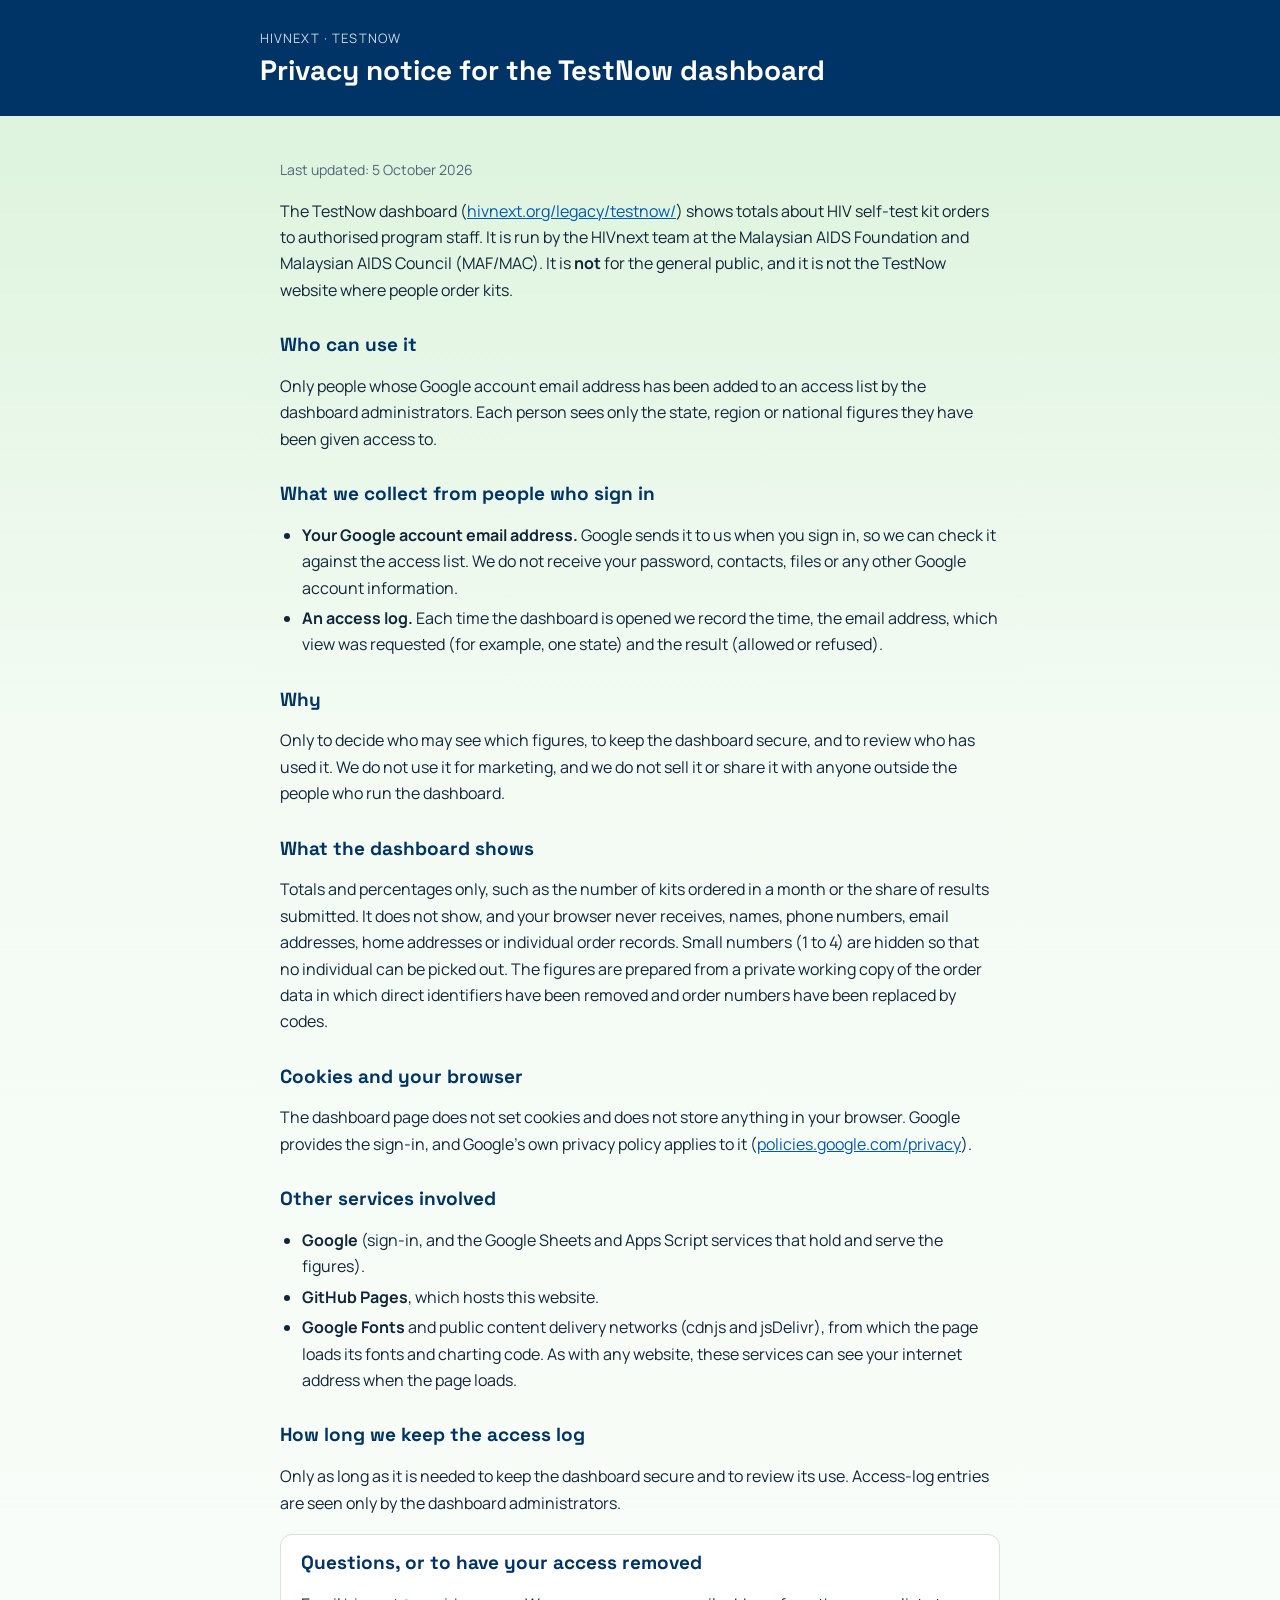
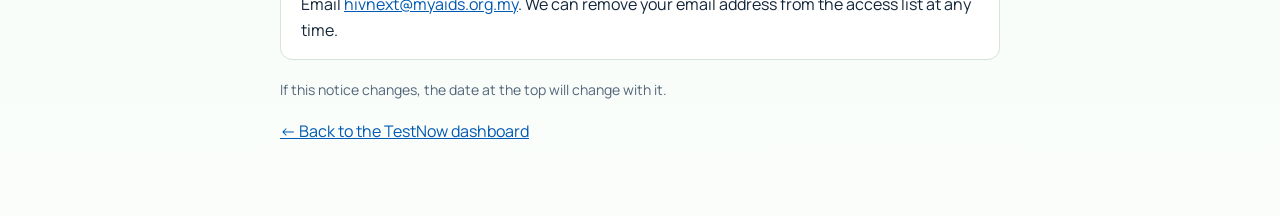
<file: legacy/testnow/privacy/index.html>
<!doctype html>
<html lang="en">
<head>
<meta charset="utf-8">
<meta name="viewport" content="width=device-width,initial-scale=1">
<title>Privacy notice: TestNow dashboard | HIVnext</title>
<link rel="icon" href="/assets/logos/testnow-favicon.ico" sizes="32x32">
<link rel="icon" href="/assets/logos/testnow-icon.svg" type="image/svg+xml" sizes="any">
<link rel="apple-touch-icon" href="/assets/logos/testnow-apple-touch-icon.png">
<meta name="description" content="How the TestNow dashboard at hivnext.org handles information from the people who sign in.">
<link rel="preconnect" href="https://fonts.googleapis.com">
<link rel="preconnect" href="https://fonts.gstatic.com" crossorigin>
<link href="https://fonts.googleapis.com/css2?family=Space+Grotesk:wght@500;600;700&family=Manrope:wght@400;500;600;700&display=swap" rel="stylesheet">
<style>
  :root { --navy:#003366; --blue:#0059B3; --ink:#12263A; --muted:#51657A; --line:#D5E3DA; }
  * { box-sizing: border-box; }
  body { margin:0; font-family:"Manrope",system-ui,sans-serif; color:var(--ink); line-height:1.65; background:linear-gradient(180deg,#D9F2D9 0%,#F3FBF3 40%,#FAFDFA 100%); }
  header { background:var(--navy); color:#fff; padding:28px 20px; }
  header .in, main { max-width:760px; margin:0 auto; }
  header p { margin:0 0 4px; font-size:13px; letter-spacing:.08em; text-transform:uppercase; opacity:.8; }
  h1, h2 { font-family:"Space Grotesk",system-ui,sans-serif; line-height:1.25; }
  h1 { margin:0; font-size:28px; }
  main { padding:28px 20px 56px; }
  h2 { font-size:19px; margin:30px 0 6px; color:var(--navy); }
  p, li { font-size:16px; }
  ul { padding-left:22px; }
  li { margin:4px 0; }
  .box { background:#fff; border:1px solid var(--line); border-radius:12px; padding:16px 20px; margin:18px 0; }
  a { color:var(--blue); }
  .small { color:var(--muted); font-size:14px; }
</style>
</head>
<body>
<header><div class="in"><p>HIVnext · TestNow</p><h1>Privacy notice for the TestNow dashboard</h1></div></header>
<main>
  <p class="small">Last updated: 5 October 2026</p>

  <p>The TestNow dashboard (<a href="/legacy/testnow/">hivnext.org/legacy/testnow/</a>) shows totals about HIV self-test kit orders to authorised program staff. It is run by the HIVnext team at the Malaysian AIDS Foundation and Malaysian AIDS Council (MAF/MAC). It is <strong>not</strong> for the general public, and it is not the TestNow website where people order kits.</p>

  <h2>Who can use it</h2>
  <p>Only people whose Google account email address has been added to an access list by the dashboard administrators. Each person sees only the state, region or national figures they have been given access to.</p>

  <h2>What we collect from people who sign in</h2>
  <ul>
    <li><strong>Your Google account email address.</strong> Google sends it to us when you sign in, so we can check it against the access list. We do not receive your password, contacts, files or any other Google account information.</li>
    <li><strong>An access log.</strong> Each time the dashboard is opened we record the time, the email address, which view was requested (for example, one state) and the result (allowed or refused).</li>
  </ul>

  <h2>Why</h2>
  <p>Only to decide who may see which figures, to keep the dashboard secure, and to review who has used it. We do not use it for marketing, and we do not sell it or share it with anyone outside the people who run the dashboard.</p>

  <h2>What the dashboard shows</h2>
  <p>Totals and percentages only, such as the number of kits ordered in a month or the share of results submitted. It does not show, and your browser never receives, names, phone numbers, email addresses, home addresses or individual order records. Small numbers (1 to 4) are hidden so that no individual can be picked out. The figures are prepared from a private working copy of the order data in which direct identifiers have been removed and order numbers have been replaced by codes.</p>

  <h2>Cookies and your browser</h2>
  <p>The dashboard page does not set cookies and does not store anything in your browser. Google provides the sign-in, and Google&rsquo;s own privacy policy applies to it (<a href="https://policies.google.com/privacy" rel="noopener">policies.google.com/privacy</a>).</p>

  <h2>Other services involved</h2>
  <ul>
    <li><strong>Google</strong> (sign-in, and the Google Sheets and Apps Script services that hold and serve the figures).</li>
    <li><strong>GitHub Pages</strong>, which hosts this website.</li>
    <li><strong>Google Fonts</strong> and public content delivery networks (cdnjs and jsDelivr), from which the page loads its fonts and charting code. As with any website, these services can see your internet address when the page loads.</li>
  </ul>

  <h2>How long we keep the access log</h2>
  <p>Only as long as it is needed to keep the dashboard secure and to review its use. Access-log entries are seen only by the dashboard administrators.</p>

  <div class="box">
    <h2 style="margin-top:0">Questions, or to have your access removed</h2>
    <p style="margin-bottom:0">Email <a href="mailto:hivnext@myaids.org.my">hivnext@myaids.org.my</a>. We can remove your email address from the access list at any time.</p>
  </div>

  <p class="small">If this notice changes, the date at the top will change with it.</p>
  <p><a href="/legacy/testnow/">&larr; Back to the TestNow dashboard</a></p>
</main>
</body>
</html>
</file>
<file: assets/css/style.css>
/* =====================================================================
   HIVnext | shared styles
   Palette (brand):  Mint #A7E8A7 · Data Green #76D166 · Sky #63C9E3
                     Just Blue #0059B3 · Royal #003366
   ===================================================================== */

:root{
  --mint:#A7E8A7; --green:#76D166; --sky:#63C9E3; --blue:#0059B3; --royal:#003366;
  --deep:#020B1C;            /* launch-screen background */
  --deep-2:#03122E;
  --ink:#03122E;             /* body text on light */
  --ink-2:rgba(3,18,46,.68); /* secondary text */
  --paper:#F6FAFF;           /* page background */
  --card:#FFFFFF;
  --line:rgba(3,18,46,.10);
  --ok:#1F9D55; --warn:#B7791F; --err:#C53030;

  --font-display:"Space Grotesk",system-ui,sans-serif;
  --font-body:"Manrope",system-ui,sans-serif;
  --font-mono:"JetBrains Mono",ui-monospace,monospace;

  --r-sm:6px; --r-md:10px; --r-lg:16px;
  --shadow:0 8px 30px rgba(0,51,102,.10);
  --max:1180px;
  --nav-h:68px;
}

*{box-sizing:border-box}
html{scroll-behavior:smooth;-webkit-text-size-adjust:100%}
@media (prefers-reduced-motion:reduce){ html{scroll-behavior:auto} *,*::before,*::after{animation-duration:.01ms!important;transition-duration:.01ms!important} }
body{margin:0;background:var(--paper);color:var(--ink);font-family:var(--font-body);font-size:16.5px;line-height:1.6;-webkit-font-smoothing:antialiased}
img,svg{display:block;max-width:100%}
a{color:var(--blue)}
h1,h2,h3,h4{font-family:var(--font-display);font-weight:600;line-height:1.1;margin:0 0 .5em;color:var(--ink);letter-spacing:-.02em}
h1{font-size:clamp(2.2rem,4.6vw,3.6rem)}
h2{font-size:clamp(1.7rem,3vw,2.5rem)}
h3{font-size:1.25rem}
p{margin:0 0 1em;max-width:70ch}
.lede{font-size:1.15rem;color:var(--ink-2)}
:focus-visible{outline:3px solid var(--sky);outline-offset:3px;border-radius:4px}
.sr-only{position:absolute;width:1px;height:1px;overflow:hidden;clip:rect(0 0 0 0);white-space:nowrap}

.wrap{width:min(var(--max),calc(100% - 40px));margin-inline:auto}
.section{padding:88px 0}
.section--tight{padding:56px 0}
.section-head{max-width:64ch;margin-bottom:40px}
.section-head p{color:var(--ink-2)}

/* ---------- Buttons ---------- */
.btn{display:inline-flex;align-items:center;gap:10px;padding:12px 20px;border-radius:8px;border:1.5px solid transparent;
  font-family:var(--font-display);font-weight:600;font-size:.95rem;text-decoration:none;cursor:pointer;
  transition:transform .15s,background .2s,color .2s,border-color .2s;line-height:1}
.btn:active{transform:translateY(1px)}
.btn--primary{background:var(--blue);color:#fff}
.btn--primary:hover{background:var(--royal)}
.btn--ghost{background:transparent;color:var(--ink);border-color:rgba(3,18,46,.3)}
.btn--ghost:hover{border-color:var(--ink);background:rgba(3,18,46,.04)}
.btn--light{background:#fff;color:var(--royal)}
.btn--light:hover{background:var(--mint)}
.btn--mint{background:var(--green);color:var(--royal)}
.btn--mint:hover{background:var(--mint)}
.btn--sm{padding:9px 16px;font-size:.9rem}
.btn[aria-disabled="true"]{opacity:.55;cursor:not-allowed}

/* ---------- Site header (inner pages) ---------- */
.site-nav{position:sticky;top:0;z-index:50;height:var(--nav-h);background:rgba(246,250,255,.86);backdrop-filter:blur(12px);border-bottom:1px solid var(--line)}
.site-nav .wrap{display:flex;align-items:center;justify-content:space-between;height:100%;gap:20px}
.brand{display:flex;align-items:center;gap:10px;text-decoration:none;color:var(--royal)}
.brand img{height:34px;width:auto}
.brand__tag{font-family:var(--font-display);font-weight:600;font-size:.8rem;color:var(--ink-2);padding-left:10px;border-left:1px solid var(--line);line-height:1.1}
.nav-links{display:flex;gap:4px;list-style:none;margin:0;padding:0}
.nav-links a{position:relative;display:block;padding:9px 16px;border-radius:999px;transition:background .2s,color .2s,box-shadow .2s;color:var(--ink-2);text-decoration:none;font-family:var(--font-display);font-weight:500;font-size:.95rem}
.nav-links a:hover{background:rgba(255,255,255,.7);color:var(--ink)}
/* current page: a liquid-glass pill (translucent, light catching the top edge, soft depth) */
.nav-links a[aria-current]{color:var(--ink);font-weight:600;isolation:isolate;
  background:linear-gradient(180deg,rgba(255,255,255,.92) 0%,rgba(255,255,255,.55) 55%,rgba(232,244,255,.6) 100%);
  -webkit-backdrop-filter:blur(10px) saturate(170%);backdrop-filter:blur(10px) saturate(170%);
  box-shadow:inset 0 1px 0 #fff,inset 0 -1px 1px rgba(0,89,179,.10),0 0 0 1px rgba(0,89,179,.13),0 8px 18px -10px rgba(0,51,102,.45),0 1px 2px rgba(0,51,102,.08)}
.nav-links a[aria-current]::before{content:"";position:absolute;left:10px;right:10px;top:2px;height:48%;border-radius:999px;z-index:-1;pointer-events:none;
  background:linear-gradient(180deg,rgba(255,255,255,.95),rgba(255,255,255,0))}
.nav-links a[aria-current]::after{content:"";position:absolute;left:22%;right:22%;bottom:3px;height:2px;border-radius:2px;pointer-events:none;
  background:linear-gradient(90deg,rgba(99,201,227,0),rgba(0,89,179,.55),rgba(118,209,102,0))}
.nav-toggle{display:none;background:none;border:2px solid var(--royal);border-radius:10px;width:44px;height:44px;cursor:pointer;color:var(--royal)}
@media (max-width:820px){
  .nav-toggle{display:grid;place-items:center}
  .brand__tag{display:none}
  .nav-links{position:absolute;top:var(--nav-h);left:0;right:0;flex-direction:column;background:#fff;padding:12px;border-bottom:1px solid var(--line);display:none}
  .nav-links.is-open{display:flex}
  .nav-links a{padding:14px 16px;border-radius:12px}
}

/* ---------- Page hero (inner pages) ---------- */
.page-hero{position:relative;overflow:hidden;color:#fff;padding:96px 0 80px;background:var(--deep)}
.page-hero h1,.page-hero h2{color:#fff}
.page-hero .lede{color:rgba(255,255,255,.82)}
.page-hero--legacy{background:#0B1220}
.page-hero--myvas{overflow:visible;background:var(--deep)}
.page-hero .kicker{display:inline-flex;align-items:center;gap:10px;color:var(--sky);font-family:var(--font-mono);font-weight:500;font-size:.72rem;letter-spacing:.14em;text-transform:uppercase;margin-bottom:22px}
.page-hero .kicker img{height:14px}
.hero-bars{position:absolute;right:-40px;bottom:-60px;width:min(46vw,560px);opacity:.14;pointer-events:none}
.hero-bars span{position:absolute;bottom:0;border-radius:18px 18px 0 0}

/* ---------- Cards / grids ---------- */
.grid{display:grid;gap:22px}
.grid--3{grid-template-columns:repeat(3,1fr)}
.grid--2{grid-template-columns:repeat(2,1fr)}
@media (max-width:900px){.grid--3{grid-template-columns:1fr 1fr}}
@media (max-width:620px){.grid--3,.grid--2{grid-template-columns:1fr}}
.card{background:var(--card);border:1px solid var(--line);border-radius:var(--r-lg);padding:28px}
.card h3{margin-top:14px}
.card p{margin:0;color:var(--ink-2);font-size:1rem}
.card__icon{width:52px;height:52px;border-radius:14px;display:grid;place-items:center;background:linear-gradient(135deg,var(--sky),var(--mint));color:var(--royal)}
.card__icon svg{width:26px;height:26px}
.tag{display:inline-block;margin-top:16px;padding:3px 8px;border-radius:4px;background:var(--paper);color:var(--blue);font-family:var(--font-mono);font-weight:500;font-size:.72rem;letter-spacing:.06em}

/* ---------- Roadmap ---------- */
.roadmap{position:relative;display:grid;grid-template-columns:repeat(5,1fr);gap:18px;margin-top:20px}
.roadmap::before{content:"";position:absolute;left:0;right:0;top:22px;height:6px;border-radius:3px;background:linear-gradient(90deg,var(--royal),var(--blue),var(--sky),var(--green),var(--mint))}
.rm{position:relative;padding-top:56px}
.rm__dot{position:absolute;top:12px;left:0;width:26px;height:26px;border-radius:50%;border:5px solid #fff;box-shadow:0 0 0 2px var(--line)}
.rm:nth-child(1) .rm__dot{background:var(--royal)} .rm:nth-child(2) .rm__dot{background:var(--blue)} .rm:nth-child(3) .rm__dot{background:var(--sky)} .rm:nth-child(4) .rm__dot{background:var(--green)} .rm:nth-child(5) .rm__dot{background:var(--mint)}
.rm__when{font-family:var(--font-display);font-weight:700;color:var(--blue);margin-bottom:6px}
.rm__done .rm__when::after{content:" ✓";color:var(--ok)}
.rm p{font-size:.95rem;color:var(--ink-2);margin:0}
.rm--soon .rm__when{color:var(--warn)}
@media (max-width:900px){.roadmap{grid-template-columns:1fr;gap:0;padding-left:34px}.roadmap::before{top:0;bottom:0;left:10px;right:auto;width:6px;height:auto;background:linear-gradient(180deg,var(--royal),var(--blue),var(--sky),var(--green),var(--mint))}.rm{padding:0 0 32px 0}.rm__dot{left:-34px;top:2px}}

/* ---------- Accordion (FAQ) ---------- */
.acc{border-top:1px solid var(--line)}
.acc details{border-bottom:1px solid var(--line)}
.acc summary{list-style:none;cursor:pointer;padding:20px 44px 20px 0;position:relative;font-family:var(--font-display);font-weight:700;font-size:1.1rem;color:var(--royal)}
.acc summary::-webkit-details-marker{display:none}
.acc summary::after{content:"+";position:absolute;right:6px;top:14px;font-size:1.6rem;color:var(--blue);transition:transform .2s}
.acc details[open] summary::after{transform:rotate(45deg)}
.acc .acc__body{padding:0 0 22px;color:var(--ink-2)}

/* ---------- Guide (step) layout ---------- */
.guide{display:grid;grid-template-columns:240px 1fr;gap:40px;align-items:start}
.guide__toc{position:sticky;top:calc(var(--nav-h) + 20px);list-style:none;margin:0;padding:0;border-left:2px solid var(--line)}
.guide__toc a{display:block;padding:8px 14px;color:var(--ink-2);text-decoration:none;font-size:.95rem;border-left:2px solid transparent;margin-left:-2px}
.guide__toc a:hover,.guide__toc a.is-active{color:var(--royal);border-left-color:var(--blue)}
.step{scroll-margin-top:calc(var(--nav-h) + 20px);padding:34px 0;border-bottom:1px solid var(--line)}
.step:last-child{border-bottom:0}
.step h3{display:flex;align-items:center;gap:14px;font-size:1.45rem}
.step__n{flex:none;width:36px;height:36px;border-radius:8px;background:var(--ink);color:#fff;display:grid;place-items:center;font-size:.9rem;font-family:var(--font-mono)}
.step ol,.step ul{padding-left:22px;color:var(--ink)}
.step li{margin-bottom:8px}
.step li::marker{color:var(--blue);font-weight:700}
.step kbd,.ui{display:inline-block;padding:1px 8px;border-radius:6px;background:#E8F1FB;color:var(--royal);font-family:var(--font-display);font-weight:700;font-size:.9em;border:1px solid #CFE0F3}
.note{border-left:4px solid var(--sky);background:#EAF7FB;padding:14px 18px;border-radius:0 12px 12px 0;color:var(--ink);margin:18px 0}
.note--warn{border-left-color:var(--warn);background:#FFF7E6}
.note--ok{border-left-color:var(--green);background:#EDF9EC}
.note p:last-child{margin:0}
.cols-table{width:100%;border-collapse:collapse;font-size:.95rem;margin:14px 0}
.cols-table th,.cols-table td{text-align:left;padding:10px 12px;border-bottom:1px solid var(--line);vertical-align:top}
.cols-table th{font-family:var(--font-display);color:var(--royal)}
.cols-table code{font-family:var(--font-display);font-weight:700;color:var(--blue)}
@media (max-width:900px){.guide{grid-template-columns:1fr}.guide__toc{position:static;display:flex;flex-wrap:wrap;gap:6px;border:0}.guide__toc a{border:1px solid var(--line);border-radius:999px;margin:0;padding:6px 12px;background:#fff}.guide__toc a.is-active{background:var(--royal);color:#fff;border-color:var(--royal)}}

/* ---------- Region / NGO grid (Legacy) ---------- */
.region{margin-bottom:44px}
.region__head{display:flex;align-items:center;gap:14px;margin-bottom:18px}
.region__head h3{margin:0;font-size:1.3rem}
.region__swatch{width:14px;height:32px;border-radius:4px}
.region__count{color:var(--ink-2);font-size:.9rem}
.ngo-grid{display:grid;grid-template-columns:repeat(4,1fr);gap:14px}
@media (max-width:1000px){.ngo-grid{grid-template-columns:repeat(3,1fr)}}
@media (max-width:700px){.ngo-grid{grid-template-columns:repeat(2,1fr)}}
@media (max-width:440px){.ngo-grid{grid-template-columns:1fr}}
.ngo{background:#fff;border:1px solid var(--line);border-radius:var(--r-md);padding:16px 16px 14px;display:flex;flex-direction:column;gap:12px}
.ngo__name{font-family:var(--font-display);font-weight:700;color:var(--royal);display:flex;gap:10px;align-items:baseline}
.ngo__num{color:var(--ink-2);font-size:.8rem;font-weight:600}
.ngo__actions{display:flex;gap:8px}
.ngo__actions a{flex:1;display:inline-flex;align-items:center;justify-content:center;gap:6px;padding:9px 6px;border-radius:9px;text-decoration:none;font-family:var(--font-display);font-weight:700;font-size:.85rem;border:2px solid var(--royal);color:var(--royal)}
.ngo__actions a.is-dash{background:var(--blue);border-color:var(--blue);color:#fff}
.ngo__actions a:hover{filter:brightness(1.08)}
.ngo__actions svg{width:15px;height:15px}

/* ---------- Changelog: centred, click to expand ---------- */
.changelog{max-width:720px;margin:0 auto}
.changelog details{border-top:1px solid var(--line)}
.changelog details:last-of-type{border-bottom:1px solid var(--line)}
.changelog summary{list-style:none;cursor:pointer;display:grid;grid-template-columns:110px 1fr 24px;gap:18px;align-items:baseline;padding:18px 0}
.changelog summary::-webkit-details-marker{display:none}
.changelog time{font-family:var(--font-mono);font-size:.75rem;letter-spacing:.04em;color:var(--blue)}
.changelog h3{font-size:1.05rem;margin:0;font-weight:600}
.changelog .chev{width:24px;height:24px;color:var(--ink-2);transition:transform .25s;align-self:center}
.changelog details[open] .chev{transform:rotate(180deg)}
.changelog .tl-body{padding:0 0 20px 128px;color:var(--ink-2);font-size:.98rem}
.changelog details.is-hidden{display:none}
.changelog-more{display:flex;justify-content:center;margin-top:24px}
@media (max-width:600px){.changelog summary{grid-template-columns:1fr 24px}.changelog time{grid-column:1}.changelog .tl-body{padding-left:0}}

/* ---------- Forms ---------- */
.form{display:grid;gap:16px}
.form label{font-family:var(--font-display);font-weight:500;color:var(--ink);display:grid;gap:6px;font-size:.9rem}
.form input,.form select,.form textarea{font:inherit;font-size:.98rem;padding:11px 13px;border:1.5px solid rgba(3,18,46,.18);border-radius:8px;background:#fff;color:var(--ink);width:100%}
.form textarea{min-height:130px;resize:vertical}
.form input:focus,.form select:focus,.form textarea:focus{border-color:var(--blue);outline:none;box-shadow:0 0 0 3px rgba(0,89,179,.15)}
.form .row{display:grid;grid-template-columns:1fr 1fr;gap:16px}
@media (max-width:560px){.form .row{grid-template-columns:1fr}}
.form__hint{font-size:.85rem;color:var(--ink-2);font-weight:400}
.form__status{font-size:.95rem;color:var(--ok);min-height:1.4em}

/* ---------- Embedded Google Form ---------- */
.embed{background:#fff;border:1px solid var(--line);border-radius:var(--r-lg);overflow:hidden}
.embed iframe{width:100%;height:1400px;border:0;display:block}
.embed__bar{display:flex;justify-content:space-between;align-items:center;gap:12px;padding:14px 20px;border-bottom:1px solid var(--line);flex-wrap:wrap}
.embed__bar p{margin:0;color:var(--ink-2);font-size:.95rem}

/* ---------- Footer (one quiet row) ---------- */
.site-footer{background:var(--deep);color:rgba(247,255,254,.6);padding:36px 0;margin-top:40px;font-size:.9rem}
.site-footer .wrap{display:flex;flex-wrap:wrap;align-items:center;justify-content:space-between;gap:14px 28px}
.site-footer a{color:rgba(247,255,254,.85);text-decoration:none}
.site-footer a:hover{color:var(--mint)}
.footer-brand{display:flex;align-items:center;gap:14px}
.footer-brand img{height:26px;width:auto}
.footer-brand span{font-family:var(--font-mono);font-size:.7rem;letter-spacing:.1em;text-transform:uppercase;color:rgba(247,255,254,.45)}
.footer-links{display:flex;gap:22px;flex-wrap:wrap;margin:0;padding:0;list-style:none}
.copyright{width:100%;margin:6px 0 0;font-size:.8rem;color:rgba(247,255,254,.4)}

/* ---------- Dialog ---------- */
dialog{border:0;border-radius:var(--r-lg);padding:0;max-width:520px;width:calc(100% - 32px);box-shadow:0 30px 80px rgba(0,0,0,.35)}
dialog::backdrop{background:rgba(2,26,56,.6);backdrop-filter:blur(4px)}
.dlg{padding:32px}
.dlg h3{margin-top:12px}
.dlg .dlg__x{position:absolute;right:14px;top:14px;border:0;background:var(--paper);width:36px;height:36px;border-radius:50%;cursor:pointer;font-size:1.2rem;color:var(--royal)}
.dlg img{height:44px;width:auto}
.badge{display:inline-flex;align-items:center;gap:8px;padding:5px 12px;border-radius:999px;background:#FFF3D6;color:#8A5A00;font-family:var(--font-display);font-weight:700;font-size:.8rem}
.badge::before{content:"";width:8px;height:8px;border-radius:50%;background:#E6A100;animation:pulse 1.6s infinite}
@keyframes pulse{0%,100%{box-shadow:0 0 0 0 rgba(230,161,0,.5)}70%{box-shadow:0 0 0 7px rgba(230,161,0,0)}}

/* ---------- Step-guide inline code ---------- */
.step code{font-family:var(--font-display);font-weight:700;color:var(--blue);font-size:.95em}
.step h4{font-size:1.05rem;color:var(--royal);margin-bottom:8px}
.hero-bars{height:60%}

/* ---------- MyVAS: full-bleed slanted routes (same construction as the launch grid) ---------- */
.myvas-launch{background:var(--deep);color:#fff;display:flex;flex-direction:column;min-height:calc(100svh - var(--nav-h));overflow:hidden}
.myvas-launch__intro{text-align:center;padding:64px 0 34px}
.myvas-launch__intro h1{color:#fff;margin-bottom:10px}
.myvas-launch__intro .lede{color:rgba(247,255,254,.7);margin:0 auto}
.myvas-launch .kicker{display:block;color:var(--sky);font-family:var(--font-mono);font-size:.72rem;letter-spacing:.14em;text-transform:uppercase;margin-bottom:18px}
.mstage{flex:1;display:flex;overflow:hidden;min-height:360px;position:relative}
.trio{--skew:-9deg;--over:calc(var(--stage-h,520px) * 0.082);display:flex;gap:6px;flex:1;align-self:stretch;margin:0 calc(var(--over) * -1 - 3px)}
.route{position:relative;flex:1 1 0;min-width:0;overflow:hidden;transform:skewX(var(--skew));text-decoration:none;color:#fff;transition:flex-grow .5s cubic-bezier(.2,.8,.2,1);will-change:flex-grow}
.route:hover,.route:focus-within{flex-grow:1.5}
.route::before{content:"";position:absolute;inset:0;background:linear-gradient(170deg,#121F39 0%,#091329 100%)}
.route__bg{position:absolute;inset:-12% -22%;background:var(--rbg);transform:skewX(calc(var(--skew) * -1));opacity:.55;transition:opacity .45s}
.route:hover .route__bg,.route:focus-within .route__bg{opacity:1}
.route__in{position:absolute;inset:0;transform:skewX(calc(var(--skew) * -1));display:flex;flex-direction:column;justify-content:flex-end;align-items:center;text-align:center;gap:6px;padding:32px clamp(24px,4vw,60px)}
.route:first-child .route__in{padding-left:calc(var(--over) * 2.4 + 24px)}
.route:last-child .route__in{padding-right:calc(var(--over) * .4 + 24px)}
.route__logo{height:40px;width:auto;margin-bottom:auto;margin-top:12%}
.route__who{font-family:var(--font-mono);font-size:.7rem;letter-spacing:.12em;text-transform:uppercase;opacity:.8}
.route__title{font-family:var(--font-display);font-weight:600;font-size:clamp(1.3rem,2vw,1.9rem);line-height:1.1;letter-spacing:-.01em}
.route__desc{font-size:.95rem;max-width:34ch;max-height:0;overflow:hidden;opacity:0;transition:max-height .45s,opacity .3s}
.route:hover .route__desc,.route:focus-within .route__desc{max-height:120px;opacity:.9}
.route__cta{display:inline-flex;align-items:center;gap:8px;margin-top:10px;padding:10px 18px;border-radius:8px;font-family:var(--font-display);font-weight:600;font-size:.9rem;background:rgba(255,255,255,.14);border:1.5px solid rgba(255,255,255,.45)}
.route__cta--strong{background:#fff;color:var(--royal);border-color:#fff}
.route__cta svg{width:15px;height:15px}
.route--admin{--rbg:linear-gradient(165deg,#2C4E78 0%,#003366 100%)}
.route--login{--rbg:linear-gradient(165deg,#2D89E5 0%,#0059B3 60%,#003366 100%)}
.route--user{--rbg:linear-gradient(165deg,#63C9E3 0%,#0B7FB3 60%,#0059B3 100%)}
@media (max-width:860px){
  .myvas-launch{min-height:0}
  .myvas-launch__intro{padding:44px 0 20px}
  .mstage{overflow:visible;padding:0 20px 28px;min-height:0}
  .trio{--skew:0deg;--over:0px;flex-direction:column;gap:12px;margin:0}
  .route{transform:none;flex:none;min-height:150px;border-radius:12px}
  .route::before{display:none}
  .route__bg,.route__in{transform:none}
  .route__bg{opacity:1}
  .route__in{position:relative;padding:22px!important;min-height:150px;align-items:flex-start;text-align:left}
  .route__logo{height:30px;margin:0 0 10px}
  .route__desc{max-height:none;opacity:.9}
  .route:hover{flex-grow:0}
  .route--login{order:-1}
}
#user-guide{padding-top:56px}


/* =========================== v2.1 additions =========================== */
/* centred section heads */
.section-head{margin-left:auto;margin-right:auto;text-align:center}
.section-head p{margin-left:auto;margin-right:auto}
.page-hero .wrap{text-align:center}
.page-hero .lede{margin-left:auto;margin-right:auto}
.page-hero .wrap>p[style*="display:flex"]{justify-content:center}
.brand img{height:26px}

/* animated <details> (JS adds .anim and drives height on .acc__body / .tl-body / .fold__body) */
details.anim > :not(summary){overflow:hidden}
.acc{max-width:760px;margin:0 auto}
.acc summary{text-align:left}
.acc .acc__body{text-align:left}

/* collapsible guide sections */
.fold{border:1px solid var(--line);border-radius:var(--r-lg);background:#fff;margin:0 auto;max-width:var(--max)}
.fold > summary{list-style:none;cursor:pointer;display:flex;align-items:center;gap:22px;padding:26px 32px;text-align:left}
.fold > summary::-webkit-details-marker{display:none}
.fold > summary h2{margin:0;font-size:clamp(1.3rem,2.2vw,1.7rem)}
.fold > summary p{margin:4px 0 0;color:var(--ink-2);font-size:.95rem}
.fold > summary .chev{margin-left:auto;flex:none;width:40px;height:40px;border-radius:50%;border:1.5px solid var(--line);display:grid;place-items:center;color:var(--ink);transition:transform .3s}
.fold[open] > summary .chev{transform:rotate(180deg)}
.fold > summary .chev svg{width:18px;height:18px}
.fold__body{padding:0 32px 32px;border-top:1px solid var(--line)}
.fold__body .guide{padding-top:30px}
@media (max-width:700px){.fold > summary{padding:20px}.fold__body{padding:0 20px 20px}}

/* page carousel (guide screenshots) */
.carousel{margin:40px auto 0;max-width:var(--max)}
.carousel__head{display:flex;align-items:baseline;justify-content:space-between;gap:16px;margin-bottom:14px;flex-wrap:wrap}
.carousel__head h4{margin:0;font-size:1rem}
.carousel__head span{font-family:var(--font-mono);font-size:.75rem;color:var(--ink-2)}
.carousel__track{display:flex;gap:14px;overflow-x:auto;scroll-snap-type:x mandatory;scroll-behavior:smooth;scrollbar-width:none;padding-bottom:4px}
.carousel__track::-webkit-scrollbar{display:none}
.carousel__track img{flex:0 0 100%;scroll-snap-align:start;border-radius:var(--r-md);border:1px solid var(--line);background:#fff;aspect-ratio:16/9;object-fit:cover}
.carousel__nav{display:flex;gap:8px;justify-content:center;margin-top:14px;align-items:center}
.carousel__nav button{width:40px;height:40px;border-radius:50%;border:1.5px solid rgba(3,18,46,.25);background:#fff;cursor:pointer;display:grid;place-items:center;color:var(--ink)}
.carousel__nav button:hover{border-color:var(--ink)}
.carousel__nav button svg{width:18px;height:18px}
.carousel__dots{display:flex;gap:6px;margin:0 8px}
.carousel__dots i{width:7px;height:7px;border-radius:50%;background:rgba(3,18,46,.18);transition:background .2s,transform .2s}
.carousel__dots i.is-on{background:var(--blue);transform:scale(1.25)}

/* contact boxes */
.contact-boxes{display:grid;grid-template-columns:repeat(3,1fr);gap:16px;max-width:var(--max);margin:0 auto 40px}
@media (max-width:800px){.contact-boxes{grid-template-columns:1fr}}
.cbox{display:flex;flex-direction:column;gap:8px;padding:26px;border:1px solid var(--line);border-radius:var(--r-lg);background:#fff;text-decoration:none;color:var(--ink);transition:transform .2s,border-color .2s,box-shadow .2s;text-align:left}
.cbox:hover{transform:translateY(-3px);border-color:var(--blue);box-shadow:0 18px 40px -24px rgba(3,18,46,.3)}
.cbox b{font-family:var(--font-display);font-weight:600;font-size:1.05rem}
.cbox span{font-family:var(--font-mono);font-size:.72rem;letter-spacing:.1em;text-transform:uppercase;color:var(--blue)}
.cbox small{color:var(--ink-2);font-size:.9rem}
.cbox .arrow{margin-top:auto;color:var(--blue);font-weight:600;font-size:.9rem}
.bug-form{max-width:760px;margin:0 auto}

/* password gate (All-NGO dashboard) */
.gate{max-width:640px;margin:0 auto;background:#fff;border:1px solid var(--line);border-radius:var(--r-lg);padding:32px;text-align:center}
.gate__row{display:flex;gap:10px;max-width:420px;margin:18px auto 0}
.gate__row input{flex:1;font:inherit;padding:11px 13px;border:1.5px solid rgba(3,18,46,.2);border-radius:8px}
.gate__err{color:var(--err);font-size:.9rem;min-height:1.4em;margin:10px 0 0}
.dash-embed{max-width:var(--max);margin:0 auto}
.dash-embed iframe{width:100%;aspect-ratio:16/10;border:0;border-radius:var(--r-lg);background:#fff;border:1px solid var(--line)}

/* dialog: light surface, dark-blue text */
dialog{background:#fff;color:var(--royal)}
.dlg h3{color:var(--royal)}
.dlg p{color:var(--royal)!important;opacity:.85}

/* ---------- About: program components (ported from v1, restyled) ---------- */
.about-hero{background:linear-gradient(160deg,#04120A 0%,#0B3D2E 45%,#0A5A3C 100%);color:#fff;padding:96px 0 70px;text-align:center}
.about-hero h1{color:#fff}
.about-hero .lede{color:rgba(255,255,255,.8);margin:0 auto}
.about-hero .kicker{color:var(--mint)}
.dhs-svg-wrap{margin:40px auto 0;max-width:560px}
.intro-cards{display:grid;grid-template-columns:repeat(4,1fr);gap:16px;max-width:var(--max);margin:-44px auto 0;position:relative;z-index:2;padding:0}
.intro-card{background:#fff;border:1px solid var(--line);border-radius:var(--r-lg);padding:24px;text-align:center;box-shadow:0 20px 50px -28px rgba(3,18,46,.3)}
.intro-card .ic-icon{font-size:26px;margin-bottom:10px}
.intro-card h4{font-size:.95rem;margin-bottom:6px}
.intro-card p{font-size:.88rem;color:var(--ink-2);margin:0}
@media (max-width:900px){.intro-cards{grid-template-columns:1fr 1fr}}
@media (max-width:520px){.intro-cards{grid-template-columns:1fr}}
.component-section{padding:64px 0}
.component-section + .component-section{border-top:1px solid var(--line)}
.comp-grid{display:grid;grid-template-columns:1fr 1fr;gap:60px;align-items:center;max-width:var(--max);margin:0 auto}
.comp-grid.reverse>:first-child{order:2}
.comp-grid h2{font-size:clamp(1.5rem,2.4vw,2rem)}
.comp-grid .lede{font-size:1.05rem}
.comp-grid svg{width:100%;height:auto;display:block}
@media (max-width:860px){.comp-grid{grid-template-columns:1fr;gap:30px}.comp-grid.reverse>:first-child{order:0}}
.tag-badge{display:inline-block;background:rgba(99,201,227,.15);border:1px solid rgba(99,201,227,.45);color:#0B5A70;font-family:var(--font-mono);font-size:.7rem;letter-spacing:.08em;text-transform:uppercase;padding:4px 10px;border-radius:5px;margin-bottom:14px}
.kp-pills{display:grid;grid-template-columns:repeat(4,1fr);gap:10px;margin:18px 0}
.kp-pill{border-radius:6px;padding:9px;text-align:center;font-size:.8rem;font-weight:600;font-family:var(--font-display)}
.bullet-list{list-style:none;margin:16px 0;padding:0}
.bullet-list li{padding:6px 0;font-size:.95rem;color:var(--ink);display:flex;gap:10px}
.bullet-list li::before{content:"→";color:var(--green);font-weight:700;flex-shrink:0}
.cert-badge{display:inline-flex;align-items:center;gap:8px;background:#FFF7E6;border:1px solid #E6A100;border-radius:8px;padding:9px 14px;font-size:.85rem;font-weight:600;margin-top:10px;font-family:var(--font-display)}
.orgs-grid{display:grid;grid-template-columns:repeat(3,1fr);gap:16px;max-width:var(--max);margin:0 auto}
.org-card{background:#fff;border:1px solid var(--line);border-radius:var(--r-lg);padding:24px;text-align:left;transition:transform .2s,border-color .2s}
.org-card:hover{transform:translateY(-3px);border-color:var(--sky)}
.org-abbr{font-family:var(--font-display);font-size:1.5rem;font-weight:700;color:var(--blue);margin-bottom:6px}
.org-name{font-size:.9rem;font-weight:600;margin-bottom:4px}
.org-desc{font-size:.88rem;color:var(--ink-2)}
@media (max-width:800px){.orgs-grid{grid-template-columns:1fr 1fr}}
@media (max-width:520px){.orgs-grid{grid-template-columns:1fr}}

/* ---------- Step-guide inline code ---------- */
.step code{font-family:var(--font-display);font-weight:700;color:var(--blue);font-size:.95em}
.step h4{font-size:1.05rem;color:var(--ink);margin-bottom:8px}
.hero-bars{height:60%}

/* ---------- Report a bug ---------- */
.bug__card{background:#fff;border:1px solid var(--line);border-radius:var(--r-lg);padding:32px;box-shadow:0 20px 50px -28px rgba(3,18,46,.25)}
.chips{display:flex;flex-wrap:wrap;gap:8px}
.chips input{position:absolute;opacity:0;pointer-events:none}
.chips span{display:inline-block;padding:8px 14px;border-radius:999px;border:1.5px solid rgba(3,18,46,.18);font-family:var(--font-display);font-weight:500;font-size:.88rem;cursor:pointer;color:var(--ink);transition:background .15s,border-color .15s}
.chips input:checked + span{background:var(--ink);color:#fff;border-color:var(--ink)}
.chips input:focus-visible + span{outline:3px solid var(--sky);outline-offset:2px}
.bug__actions{display:flex;gap:10px;flex-wrap:wrap;align-items:center;justify-content:center}
.eyebrow{font-family:var(--font-mono);font-size:.72rem;letter-spacing:.14em;text-transform:uppercase;color:var(--blue);margin-bottom:12px;display:block}
.region__head{justify-content:center}
.region__head h3{padding-bottom:10px;border-bottom:3px solid var(--rc,var(--blue))}
.ngo-grid{display:flex;flex-wrap:wrap;justify-content:center}
.ngo{flex:0 1 calc(25% - 10.5px);min-width:230px}

/* changelog on small screens: everything stacks, nothing scrolls sideways */
@media (max-width:600px){
  .changelog summary{grid-template-columns:1fr 24px;gap:4px 12px;padding:14px 0}
  .changelog time{grid-column:1;grid-row:1}
  .changelog h3{grid-column:1;grid-row:2;font-size:1rem}
  .changelog .chev{grid-column:2;grid-row:1 / span 2}
  .changelog .tl-body{padding-left:0}
}
.section,.wrap{min-width:0}
/* legacy hero buttons centred */
.page-hero .wrap>p{justify-content:center;display:flex;flex-wrap:wrap;gap:10px;max-width:none;margin-left:auto;margin-right:auto}
/* MyVAS: logo centred in its route */
.route--login .route__in{justify-content:flex-end}
.route__logo{position:absolute;top:50%;left:50%;transform:translate(-50%,-70%);height:48px;margin:0}
.route--login:hover .route__logo,.route--login:focus-within .route__logo{transform:translate(-50%,-90%)}
@media (max-width:860px){.route__logo{position:static;transform:none!important;height:30px;margin:0 0 10px}}
/* carousel: show the full page, no cropping */
.carousel__track img{aspect-ratio:16/9;object-fit:contain;image-rendering:auto}
.hero-actions{display:flex!important;flex-wrap:wrap;justify-content:center!important;gap:10px;max-width:none!important;margin:28px auto 0!important}

/* ---------- mobile overflow fixes ---------- */
html,body{overflow-x:hidden;overflow-x:clip;max-width:100%}  /* last line of defence: nothing can widen the page (hidden = fallback for older engines) */
.chips{position:relative}
.chips input{position:absolute;width:1px;height:1px;left:0;top:0;margin:0;opacity:0;pointer-events:none} /* hidden radios were 100% wide */
dialog{max-width:min(520px,calc(100vw - 32px));box-sizing:border-box}
.dlg{position:relative}
.gate__row{flex-wrap:wrap}
.gate__row input{min-width:180px}
@media (max-width:700px){
  .grid[style*="repeat(4"]{grid-template-columns:1fr 1fr!important}   /* About stats */
  .kp-pills{grid-template-columns:1fr 1fr}
  .roadmap{margin-left:0}
  .cols-table{display:block;overflow-x:auto}
  .step ol,.step ul{padding-left:18px}
  .fold > summary{gap:14px}
  .section{padding:64px 0}
  .contact-boxes{gap:12px}
  .bug__card{padding:22px}
  .comp-grid svg{max-width:420px;margin:0 auto}
}
@media (max-width:480px){
  .grid[style*="repeat(4"]{grid-template-columns:1fr 1fr!important}
  .intro-cards{margin-top:-24px}
  h1{font-size:2rem}
  .page-hero,.about-hero{padding:64px 0 52px}
}
@media (max-width:700px){.ngo{flex:1 1 calc(50% - 7px);min-width:0}}
@media (max-width:440px){.ngo{flex:1 1 100%}.ngo__actions a{padding:11px 6px}}
</file>
<file: assets/css/launch.css>
/* =====================================================================
   HIVnext | launch screen (index.html)
   Four slanted panels sharing one slant line: [2×2 platform tiles] [DHS] [About] [Legacy].
   Resting state: monochrome surface, one centred mark, nothing else.
   Hover / focus: colour returns, a label and destination appear.
   Panels never change size: only compositor-friendly properties animate.
   ===================================================================== */

.launch{position:relative;min-height:100svh;background:var(--deep);color:#F7FFFE;display:flex;flex-direction:column;overflow:hidden;overflow-x:clip;width:100%;max-width:100vw;contain:paint}
.launch::before{content:"";position:absolute;inset:0;pointer-events:none;
  background-image:linear-gradient(rgba(99,201,227,.05) 1px,transparent 1px),linear-gradient(90deg,rgba(99,201,227,.05) 1px,transparent 1px);
  background-size:48px 48px;mask-image:radial-gradient(70% 60% at 50% 55%,#000 30%,transparent 100%);-webkit-mask-image:radial-gradient(70% 60% at 50% 55%,#000 30%,transparent 100%)}

.launch__top{display:flex;align-items:center;justify-content:space-between;gap:20px;padding:24px 0;position:relative}
.launch__top .brand img{height:26px}
.launch__top a.contact{color:rgba(247,255,254,.7);text-decoration:none;font-family:var(--font-mono);font-size:.75rem;letter-spacing:.1em;text-transform:uppercase}
.launch__top a.contact:hover{color:#fff}

.launch__intro{text-align:center;padding:6px 0 18px;position:relative}
.launch__intro h1{color:#F7FFFE;font-size:clamp(1.5rem,2.6vw,2.1rem);margin:0 0 4px;font-weight:600}
.launch__intro p{color:rgba(247,255,254,.55);margin:0 auto;font-size:1rem;font-family:var(--font-display)}

/* ---- Stage & panels ---- */
.stage{flex:1;display:flex;align-items:stretch;margin:0;overflow:hidden;overflow-x:clip;padding:0;position:relative;min-height:380px;width:100%;contain:paint}
/* full-bleed: with the skew about the centre each outer edge swings by ±tan(9°)/2 ≈ .08 × height, so the row overhangs by that much and is clipped at the viewport edge */
.panels{--skew:-9deg;--over:calc(var(--stage-h,600px) * 0.082);display:flex;gap:6px;flex:1;align-self:stretch;margin:0 calc(var(--over) * -1 - 3px)}
.panel:first-child .tile:nth-child(1) .tile__in{padding-left:calc(var(--over) * .5 + 16px)}
.panel:first-child .tile:nth-child(3) .tile__in{padding-left:calc(var(--over) * 1.5 + 16px)}
.panel:first-child .tile:nth-child(1) .tile__text{padding-left:calc(var(--over) * .5 + 16px)}
.panel:first-child .tile:nth-child(3) .tile__text{padding-left:calc(var(--over) * 1.5 + 16px)}
.panel:last-child .panel__in{padding-right:calc(var(--over) * .6 + 16px)}
.panel:last-child .panel__text{padding-right:calc(var(--over) * .6 + 28px)}
.panel{position:relative;flex:1 1 0;min-width:0;height:100%;border-radius:0;overflow:hidden;transform:skewX(var(--skew));
  text-decoration:none;color:#F7FFFE;border:0;padding:0;font:inherit;text-align:center;cursor:pointer;background:none;
  transition:flex-grow .5s cubic-bezier(.2,.8,.2,1);will-change:flex-grow}
.panel:hover,.panel:focus-within,.panel:focus-visible{flex-grow:1.6}
.panel__bg{position:absolute;inset:-12% -22%;transform:skewX(calc(var(--skew) * -1));background:var(--pbg);opacity:0;transition:opacity .45s ease}
.panel::before{content:"";position:absolute;inset:0;background:linear-gradient(170deg,#121F39 0%,#091329 100%)} /* monochrome resting surface */
.panel__in{position:absolute;inset:0;transform:skewX(calc(var(--skew) * -1));display:flex;flex-direction:column;align-items:center;justify-content:center;gap:0;padding:24px}
.panel__mark{height:min(22%,96px);width:auto;max-width:60%;object-fit:contain;filter:grayscale(1) brightness(1.9) contrast(.85);opacity:.55;
  transition:filter .45s ease,opacity .45s ease,transform .5s cubic-bezier(.2,.8,.2,1);transform:translateY(0)}
.panel__mark--word{height:min(10%,40px);max-width:74%}
.panel__glyph{font-family:var(--font-display);font-weight:600;font-size:clamp(3rem,7vw,6rem);line-height:1;color:rgba(247,255,254,.55);transition:color .45s,transform .5s cubic-bezier(.2,.8,.2,1)}
.panel:hover .panel__glyph,.panel:focus-visible .panel__glyph{color:#03122E;transform:translateY(-14%)}
.panel__text{position:absolute;left:0;right:0;bottom:0;padding:0 28px 28px;text-align:center;font-family:var(--font-mono);font-size:.72rem;letter-spacing:.12em;text-transform:uppercase;
  opacity:0;transform:translateY(14px);transition:opacity .35s ease,transform .45s cubic-bezier(.2,.8,.2,1)}
.panel__label{font-family:var(--font-display);font-weight:600;font-size:clamp(1rem,1.3vw,1.25rem);line-height:1.15;margin:0;letter-spacing:-.01em}
.panel__dest{font-family:var(--font-mono);font-size:.7rem;letter-spacing:.1em;text-transform:uppercase;opacity:.7;margin:0}

.panel:hover .panel__bg,.panel:focus-visible .panel__bg{opacity:1}
.panel:hover .panel__mark,.panel:focus-visible .panel__mark{filter:none;opacity:1;transform:translateY(-14%)}
.panel:hover .panel__text,.panel:focus-visible .panel__text{opacity:1;transform:translateY(0)}
.panel:focus-visible{outline:2px solid var(--mint);outline-offset:-2px}

/* panel colour (hover only) */
.panel--dhs{--pbg:linear-gradient(165deg,#0059B3 0%,#003366 100%)}
.panel--about{--pbg:linear-gradient(165deg,#2D89E5 0%,#63C9E3 100%)}
.panel--about:hover,.panel--about:focus-visible{color:#03122E}
.panel--legacy{--pbg:linear-gradient(165deg,#3E4C60 0%,#1B2432 100%)}
.panel--dhs .badge{position:absolute;top:22px;left:50%;transform:translateX(-50%) translateY(-8px);white-space:nowrap;opacity:0;transition:opacity .35s,transform .45s}
.panel--dhs:hover .badge,.panel--dhs:focus-visible .badge{opacity:1;transform:translateX(-50%) translateY(0)}

/* ---- Quad panel (2×2 tiles), skewed as one so the slant line is shared ---- */
.panel--quad{flex-grow:2;display:grid;grid-template-columns:1fr 1fr;grid-template-rows:1fr 1fr;gap:6px;border:0;overflow:visible;cursor:default}
.panel--quad:hover,.panel--quad:focus-within{flex-grow:2.6}
.panel--quad::before{display:none}
.tile{position:relative;border-radius:0;overflow:hidden;text-decoration:none;color:#F7FFFE;border:0}
.tile::before{content:"";position:absolute;inset:0;background:linear-gradient(170deg,#121F39 0%,#091329 100%)}
.tile__bg{position:absolute;inset:0;background:var(--tbg);opacity:0;transition:opacity .45s ease}
.tile__in{position:absolute;inset:0;transform:skewX(calc(var(--skew) * -1));display:flex;align-items:center;justify-content:center;padding:16px}
.tile__logo{height:min(30%,42px);width:auto;max-width:78%;object-fit:contain;filter:grayscale(1) brightness(2.4) contrast(.7);opacity:.6;transition:filter .45s ease,opacity .45s ease,transform .45s cubic-bezier(.2,.8,.2,1)}
.tile__text{position:absolute;left:0;right:0;bottom:0;padding:0 16px 14px;text-align:center;font-family:var(--font-mono);font-size:.68rem;letter-spacing:.1em;text-transform:uppercase;opacity:0;transition:opacity .3s,transform .4s;transform:skewX(calc(var(--skew) * -1)) translateY(10px)}
.tile:hover .tile__bg,.tile:focus-visible .tile__bg{opacity:1}
.tile:hover .tile__logo,.tile:focus-visible .tile__logo{filter:none;opacity:1;transform:translateY(-10px)}
.tile:hover .tile__text,.tile:focus-visible .tile__text{opacity:.9;transform:skewX(calc(var(--skew) * -1)) translateY(0)}
.tile--testnow{--tbg:#F1FBF4}.tile--testnow:hover,.tile--testnow:focus-visible{color:#00453F}
.tile--myvas{--tbg:#EEF6FB}.tile--myvas:hover,.tile--myvas:focus-visible{color:#03122E}
.tile--myprep{--tbg:#F2F3FD}.tile--myprep:hover,.tile--myprep:focus-visible{color:#2D4BC4}
.tile--protectnow{--tbg:#EEF6FE}.tile--protectnow:hover,.tile--protectnow:focus-visible{color:#0059B3}

/* ---- Scroll hint ---- */
.scroll-hint{position:absolute;right:22px;bottom:14px;z-index:3;color:rgba(247,255,254,.75);text-decoration:none;font-family:var(--font-mono);font-size:.7rem;letter-spacing:.12em;text-transform:uppercase;display:inline-flex;align-items:center;gap:10px;padding:8px 14px;border-radius:6px;background:rgba(2,11,28,.55);backdrop-filter:blur(6px)}
.scroll-hint:hover{color:#fff}
.scroll-hint svg{width:14px;height:14px}

/* ---- Entrance & exit (opacity/transform only) ---- */
@media (prefers-reduced-motion:no-preference){
  .panel{animation:rise .7s cubic-bezier(.2,.8,.2,1) both}
  .panel:nth-child(2){animation-delay:.06s}.panel:nth-child(3){animation-delay:.12s}.panel:nth-child(4){animation-delay:.18s}
  @keyframes rise{from{opacity:0;transform:skewX(var(--skew)) translateY(40px)}to{opacity:1;transform:skewX(var(--skew)) translateY(0)}}
  .panels.is-leaving .panel{animation:none;transition:transform .5s cubic-bezier(.4,0,.8,.2),opacity .4s;transform:skewX(var(--skew)) translateY(-60px);opacity:0;pointer-events:none}
  .panels.is-leaving .panel:nth-child(2){transition-delay:.05s}.panels.is-leaving .panel:nth-child(3){transition-delay:.1s}.panels.is-leaving .panel:nth-child(4){transition-delay:.15s}
}

/* copy that depends on input type */
.if-touch{display:none}
@media (hover:none){.if-hover{display:none}.if-touch{display:inline}}

/* ---- Small screens: stacked, unskewed, labels always visible, colour always on ---- */
@media (max-width:860px){
  .launch{min-height:auto}
  .stage{margin:0;overflow:visible;padding:8px 20px 64px;min-height:0}
  .panels{--skew:0deg;--over:0px;flex-direction:column;height:auto;padding:0;gap:12px;margin:0}
  .panel:first-child .tile .tile__in,.panel:first-child .tile .tile__text,.panel:last-child .panel__in,.panel:last-child .panel__text{padding-left:16px;padding-right:16px}
  .panel{height:112px;flex:none;transform:none;border-radius:12px}
  .panel:hover{flex-grow:0}
  .panel__bg,.panel__in,.tile__in,.tile__text{transform:none}
  .panel__bg{opacity:1}
  .panel::before{display:none}
  .panel__in{flex-direction:row;justify-content:flex-start;gap:20px;padding:0 22px}
  .panel__mark{height:44px;max-width:120px;filter:none;opacity:1;transform:none!important}
  .panel__mark--word{height:26px}
  .panel__text{position:static;padding:0;opacity:1;transform:none;text-align:left;font-size:.8rem}
  .panel__glyph{font-size:2.6rem;color:#03122E;transform:none!important;width:44px;text-align:center}
  .panel--about{color:#03122E}
  .panel--dhs .badge{position:absolute;top:10px;right:12px;left:auto;transform:none;font-size:.7rem;padding:3px 9px;opacity:1}
  .panel--dhs .panel__in{padding-top:0}
  .panel__text{min-width:0}
  .panel--dhs{order:1}.panel--about{order:2}.panel--legacy{order:3}.panel--quad{order:4}
  .panel--quad{height:auto;grid-template-rows:auto auto;gap:12px;flex-grow:0}
  .panel--quad:hover{flex-grow:0}
  .tile{height:96px;border-radius:12px}
  .tile::before{display:none}
  .tile__bg{opacity:1}
  .tile__logo{filter:none;opacity:1;height:28px;transform:translateY(-8px)}
  .tile__text{opacity:.85;transform:none;padding-bottom:12px}
  .tile--testnow{color:#00453F}.tile--myvas{color:#03122E}.tile--myprep{color:#2D4BC4}.tile--protectnow{color:#0059B3}
  .panel{animation:none;opacity:1}
  .panels.is-leaving .panel{transform:translateY(-24px)}
}
@media (max-width:360px){.panel--quad{grid-template-columns:1fr}}
@media (max-width:860px){.scroll-hint{bottom:14px;right:50%;transform:translateX(50%);white-space:nowrap}}
</file>
<file: assets/css/leaderboard.css>
/* =====================================================================
   HIVnext | DHSKP Leaderboard
   Look and feel follows the DHSKP dashboards: Royal Blue header band with pill
   filters, Just Blue KPI band, rounded white cards on a pale-mint page.
   ===================================================================== */

body.lb-page{background:linear-gradient(180deg,#EAF8EF 0,#F4FBF6 420px,#FFFFFF 100%) fixed}
.lb-page .site-nav{background:rgba(255,255,255,.9)}

/* ---------- Header band (Royal Blue) ---------- */
.lb-bar{background:var(--royal);color:#fff;border-radius:0 0 30px 30px;padding:30px 0 26px;position:relative;z-index:2}
.lb-bar__in{display:grid;grid-template-columns:1fr auto;gap:28px 40px;align-items:end}
.lb-kicker{font-family:var(--font-mono);font-size:.72rem;letter-spacing:.16em;text-transform:uppercase;color:var(--mint)}
.lb-title h1{color:#fff;margin:6px 0 8px;font-size:clamp(2rem,4vw,3rem)}
.lb-title p{color:rgba(255,255,255,.78);margin:0;max-width:46ch}
.lb-filters{display:grid;gap:14px;justify-items:end}
.chips-kp{display:flex;flex-wrap:wrap;gap:8px;justify-content:flex-end}
.chips-kp button{font:600 .88rem var(--font-display);padding:9px 16px;border-radius:999px;border:1.5px solid rgba(255,255,255,.4);background:transparent;color:#fff;cursor:pointer;transition:background .2s,color .2s,border-color .2s}
.chips-kp button:hover{border-color:#fff}
.chips-kp button[aria-pressed="true"]{background:#fff;color:var(--royal);border-color:#fff}
.chips-kp button:focus-visible{outline:3px solid var(--sky);outline-offset:2px}
.filter-row{display:flex;flex-wrap:wrap;gap:12px;align-items:center;justify-content:flex-end}
.period{display:inline-flex;align-items:center;gap:8px;background:var(--mint);color:var(--royal);border-radius:999px;padding:6px 8px 6px 18px;font:600 .85rem var(--font-display)}
.period select{font:600 .9rem var(--font-display);color:var(--royal);background:#fff;border:0;border-radius:999px;padding:7px 12px;cursor:pointer}
.switch{display:inline-flex;align-items:center;gap:10px;font:500 .88rem var(--font-display);color:#fff;cursor:pointer}
.switch input{appearance:none;width:42px;height:24px;border-radius:999px;background:rgba(255,255,255,.28);position:relative;cursor:pointer;transition:background .2s;flex:none}
.switch input::after{content:"";position:absolute;top:3px;left:3px;width:18px;height:18px;border-radius:50%;background:#fff;transition:transform .2s}
.switch input:checked{background:var(--green)}
.switch input:checked::after{transform:translateX(18px)}
.switch input:focus-visible{outline:3px solid var(--sky);outline-offset:2px}

/* ---------- Body ---------- */
.lb-body{padding:22px 0 60px}
.lb-meta{display:flex;flex-wrap:wrap;gap:8px 18px;align-items:center;justify-content:center;font:500 .8rem var(--font-mono);letter-spacing:.04em;color:var(--ink-2);margin:0 auto 6px;max-width:none}
.lb-meta .badge{margin:0}
.lb-sec{margin-top:36px}
.lb-body>#lb-app>.lb-sec:first-child{margin-top:10px}
.lb-sec h2{font-size:1.35rem;margin:0 0 14px}
.lb-sec__head{display:flex;justify-content:space-between;align-items:end;gap:14px;flex-wrap:wrap;margin-bottom:14px}
.lb-sec__head h2{margin:0}
.lb-sec__head p{margin:0;color:var(--ink-2);font-size:.92rem;max-width:none}
.lb-sec__head>div:first-child{flex:1;min-width:0}

/* KPI band (Just Blue) */
.lb-kpis{background:var(--blue);border-radius:26px;padding:16px;display:grid;grid-template-columns:repeat(4,1fr);gap:14px;box-shadow:0 18px 40px -26px rgba(0,51,102,.6)}
.kpi{background:#fff;border-radius:18px;padding:16px 12px;text-align:center}
.kpi small{display:block;font:500 .78rem var(--font-display);color:#4B6C93}
.kpi b{display:block;font:700 1.9rem/1.15 var(--font-display);color:var(--royal);letter-spacing:-.02em}
@media (max-width:760px){.lb-kpis{grid-template-columns:1fr 1fr}.kpi b{font-size:1.45rem}}

/* ---------- Podium ---------- */
.podium{display:grid;grid-template-columns:1fr 1.15fr 1fr;gap:14px;max-width:780px;margin:18px auto 0;align-items:end}
.pod{display:flex;flex-direction:column;align-items:center;text-align:center;min-width:0}
.pod__card{all:unset;box-sizing:border-box;cursor:pointer;display:flex;flex-direction:column;align-items:center;gap:6px;padding:6px 8px 14px;border-radius:18px;max-width:100%}
.pod__card:focus-visible{outline:3px solid var(--sky);outline-offset:2px}
.avatar{display:grid;place-items:center;border-radius:50%;background:linear-gradient(145deg,#004D99,#003366);color:#fff;font:700 1.15rem var(--font-display);width:64px;height:64px;box-shadow:0 0 0 4px var(--ring,#fff),0 10px 24px -10px rgba(0,51,102,.6);letter-spacing:.02em}
.avatar--sm{width:38px;height:38px;font-size:.85rem;box-shadow:none}
.pod--1 .avatar{width:84px;height:84px;font-size:1.5rem}
.pod--1{--ring:var(--green)} .pod--2{--ring:var(--sky)} .pod--3{--ring:var(--blue)}
.crown{width:34px;height:34px;color:#F6C945;margin-bottom:-4px;filter:drop-shadow(0 4px 6px rgba(0,0,0,.18))}
.pod__name{font:700 1.05rem var(--font-display);color:var(--royal);max-width:100%;overflow:hidden;text-overflow:ellipsis;white-space:nowrap}
.pod__score{font:600 .95rem var(--font-mono);color:var(--ink-2)}
.pod__score b{font:700 1.35rem var(--font-display);color:var(--royal);letter-spacing:-.02em}
.pod__pillar{width:100%;border-radius:18px 18px 0 0;height:var(--ph);display:flex;justify-content:center;align-items:flex-start;padding-top:14px;font:700 clamp(2rem,5vw,3rem) var(--font-display);transition:height .8s cubic-bezier(.2,.8,.2,1)}
.pod--1 .pod__pillar{--ph:190px;background:linear-gradient(180deg,#95E088,#76D166);color:var(--royal)}
.pod--2 .pod__pillar{--ph:140px;background:linear-gradient(180deg,#8DE0F2,#63C9E3);color:var(--royal)}
.pod--3 .pod__pillar{--ph:104px;background:linear-gradient(180deg,#2D89E5,#0059B3);color:#fff}
.podium.is-rising .pod__pillar{height:0}
.podium-base{max-width:780px;margin:0 auto;height:6px;background:var(--royal);border-radius:0 0 6px 6px;opacity:.9}
.kp-chip{display:inline-block;padding:2px 9px;border-radius:999px;font:600 .72rem var(--font-display);letter-spacing:.02em;background:var(--chip,#E8F1FB);color:var(--chip-ink,var(--royal))}
.kp-chip[data-kp="MSM"]{--chip:#DCEBFA;--chip-ink:#0059B3}
.kp-chip[data-kp="TG"]{--chip:#DDF3FA;--chip-ink:#0B6F8C}
.kp-chip[data-kp="WAR"]{--chip:#E3F7DF;--chip-ink:#2F7D24}
.kp-chip[data-kp="PWUD"]{--chip:#D5DEE9;--chip-ink:#003366}
.kp-chip[data-kp="COMP"]{--chip:#C2F0C2;--chip-ink:#1E5E1E}
.kp-chip[data-kp="TGWAR"]{--chip:linear-gradient(90deg,#DDF3FA,#E3F7DF);--chip-ink:#1B5E55}
@media (max-width:560px){
  .podium{gap:8px}
  .avatar{width:50px;height:50px;font-size:.95rem}.pod--1 .avatar{width:64px;height:64px;font-size:1.15rem}
  .pod__name{font-size:.9rem}.pod__score b{font-size:1.1rem}
  .pod--1 .pod__pillar{--ph:140px}.pod--2 .pod__pillar{--ph:104px}.pod--3 .pod__pillar{--ph:80px}
}

/* ---------- Rank rows 4-10 ---------- */
.rows{display:grid;gap:10px;max-width:780px;margin:22px auto 0}
.row{all:unset;box-sizing:border-box;cursor:pointer;display:grid;grid-template-columns:42px 38px minmax(0,1.1fr) minmax(0,1.4fr) 64px;gap:14px;align-items:center;background:#fff;border:1.5px solid var(--line);border-radius:18px;padding:11px 18px 11px 14px;transition:border-color .2s,transform .2s,box-shadow .2s}
.row:hover,.row:focus-visible,.row.is-me{border-color:var(--blue);box-shadow:0 12px 28px -20px rgba(0,89,179,.7)}
.row:focus-visible{outline:3px solid var(--sky);outline-offset:2px}
.row.is-me{background:#F2F8FF}
.row__rank{font:700 1.15rem var(--font-display);color:var(--blue);text-align:center}
.row__who{display:flex;flex-direction:column;align-items:flex-start;gap:3px;min-width:0;max-width:100%}
.row__who b{font:700 1rem var(--font-display);color:var(--royal);overflow:hidden;text-overflow:ellipsis;white-space:nowrap}
.bar{height:10px;background:#E5F3EA;border-radius:999px;overflow:hidden}
.bar i{display:block;height:100%;border-radius:999px;background:linear-gradient(90deg,#A7E8A7,#76D166);width:0;transition:width .8s cubic-bezier(.2,.8,.2,1)}
.row__score{font:700 1.1rem var(--font-display);color:var(--royal);text-align:right}
@media (max-width:560px){.row{grid-template-columns:30px 34px minmax(0,1fr) 56px;gap:10px;padding:10px 12px}.row .bar{display:none}}

/* ---------- Your position ---------- */
.me{max-width:780px;margin:30px auto 0;background:#fff;border:2px solid var(--sky);border-radius:22px;padding:20px 24px;display:grid;grid-template-columns:auto 1fr;gap:6px 22px;align-items:center}
.me__rank{font:700 2.6rem/1 var(--font-display);color:var(--blue);letter-spacing:-.03em;grid-row:span 2}
.me__rank small{display:block;font:500 .72rem var(--font-mono);letter-spacing:.1em;text-transform:uppercase;color:var(--ink-2);margin-bottom:4px}
.me h3{margin:0;font-size:1.1rem}
.me p{margin:0;color:var(--ink-2);font-size:.95rem}
.me__lock{display:inline-flex;align-items:center;gap:6px;font:500 .74rem var(--font-mono);letter-spacing:.06em;text-transform:uppercase;color:var(--blue);margin-bottom:2px}
@media (max-width:560px){.me{grid-template-columns:1fr;padding:18px}.me__rank{grid-row:auto}}

/* ---------- Tables (PM/PC and M&E/MOH) ---------- */
.card-box{background:#fff;border:1.5px solid var(--line);border-radius:22px;padding:20px;min-width:0}
.tbl-tools{display:flex;flex-wrap:wrap;gap:10px;margin-bottom:14px}
.tbl-tools input,.tbl-tools select{font:500 .92rem var(--font-body);padding:9px 14px;border:1.5px solid rgba(3,18,46,.18);border-radius:999px;background:#fff;color:var(--ink)}
.tbl-tools input{min-width:200px;flex:1}
.tbl-wrap{overflow:auto;max-height:560px;border-radius:14px;border:1px solid var(--line);max-width:100%}
.tbl{width:100%;border-collapse:collapse;min-width:820px;font-size:.92rem}
.tbl th{position:sticky;top:0;background:var(--royal);color:#fff;font:600 .78rem var(--font-display);text-align:left;padding:11px 12px;white-space:nowrap;z-index:1}
.tbl td{padding:10px 12px;border-bottom:1px solid var(--line);white-space:nowrap}
.tbl tr:nth-child(even) td{background:#F7FBF8}
.tbl td.num,.tbl th.num{text-align:right;font-variant-numeric:tabular-nums}
.tbl td.score{font:700 1rem var(--font-display);color:var(--royal)}
.tbl .who b{font-family:var(--font-display);color:var(--royal)}
.empty{padding:22px;text-align:center;color:var(--ink-2)}

/* ---------- Gate ---------- */
.gate-lb{max-width:520px;margin:30px auto;background:#fff;border:2px solid var(--line);border-radius:26px;padding:34px 30px;text-align:center}
.gate-lb h2{font-size:1.5rem;margin:12px 0 8px}
.gate-lb p{color:var(--ink-2);margin:0 auto 18px}
.g-btn{display:inline-flex;align-items:center;gap:12px;padding:12px 22px;border-radius:999px;border:1.5px solid rgba(3,18,46,.25);background:#fff;font:600 .95rem var(--font-display);color:var(--ink);cursor:pointer}
.g-btn:hover{border-color:var(--blue)}

/* ---------- Floating info card ---------- */
.tip{position:fixed;z-index:100;width:min(330px,calc(100vw - 24px));background:#fff;border:1.5px solid var(--line);border-radius:18px;box-shadow:0 24px 60px -20px rgba(0,30,70,.45);padding:16px;pointer-events:none;opacity:0;transform:translateY(6px);transition:opacity .15s,transform .15s}
.tip.is-on{opacity:1;transform:none}
.tip__head{display:flex;gap:12px;align-items:center}
.tip__head b{display:block;font:700 1.05rem var(--font-display);color:var(--royal)}
.tip__head small{color:var(--ink-2);font-size:.82rem}
.tip__score{margin-left:auto;font:700 1.5rem var(--font-display);color:var(--blue)}
.tip__meta{font:500 .74rem var(--font-mono);letter-spacing:.04em;color:var(--ink-2);margin:10px 0 6px}
.part{display:grid;grid-template-columns:1fr auto;gap:2px 10px;margin-top:9px;font-size:.84rem}
.part span{color:var(--ink);font-weight:600}
.part em{font-style:normal;font:700 .82rem var(--font-display);color:var(--royal)}
.part .bar{grid-column:1 / -1;height:7px}
.part small{grid-column:1 / -1;color:var(--ink-2);font-size:.76rem}
.tip__note{margin-top:12px;font-size:.76rem;color:var(--ink-2);border-top:1px solid var(--line);padding-top:9px}
.tip--sheet{left:12px!important;right:12px;bottom:12px;top:auto!important;width:auto;pointer-events:auto;max-height:78vh;overflow:auto}
.tip__x{position:absolute;right:10px;top:10px;border:0;background:var(--paper);width:30px;height:30px;border-radius:50%;cursor:pointer;color:var(--royal);font-size:1.1rem;display:none}
.tip--sheet .tip__x{display:block}

/* ---------- How scoring works ---------- */
.how-tabs{display:flex;flex-wrap:wrap;gap:8px;margin:20px 0 14px}
.how-tabs button{font:600 .85rem var(--font-display);padding:8px 14px;border-radius:999px;border:1.5px solid rgba(3,18,46,.2);background:#fff;color:var(--ink);cursor:pointer}
.how-tabs button[aria-pressed="true"]{background:var(--royal);border-color:var(--royal);color:#fff}
.how-list{margin:14px 0 0;padding-left:20px;color:var(--ink)}
.how-list li{margin-bottom:8px}
.how-list li::marker{color:var(--blue);font-weight:700}

/* ---------- Prototype-only bar (delete when real sign-in is wired) ---------- */
.proto-bar{position:fixed;left:50%;bottom:14px;transform:translateX(-50%);z-index:99;display:flex;align-items:center;gap:2px;background:rgba(2,11,28,.94);backdrop-filter:blur(8px);padding:5px;border-radius:12px;box-shadow:0 10px 30px rgba(0,0,0,.4);border:1px solid rgba(255,255,255,.15);max-width:calc(100vw - 20px);overflow-x:auto}
.proto-bar span{color:rgba(247,255,254,.55);font:500 .66rem var(--font-mono);letter-spacing:.1em;padding:8px 10px;white-space:nowrap}
.proto-bar button{border:0;background:transparent;color:#fff;font:600 .82rem var(--font-display);padding:8px 12px;border-radius:8px;cursor:pointer;white-space:nowrap}
.proto-bar button[aria-pressed="true"]{background:var(--blue)}

/* ---------- Small screens ---------- */
@media (max-width:560px){#proto-who{display:none}}
@media (max-width:860px){
  .lb-bar__in{grid-template-columns:1fr}
  .lb-filters{justify-items:start}
  .chips-kp,.filter-row{justify-content:flex-start}
  .lb-bar{border-radius:0 0 22px 22px;padding:30px 0 24px}
}
@media (prefers-reduced-motion:reduce){.pod__pillar,.bar i,.tip{transition:none}}

/* the hidden attribute must always win over component display rules */
[hidden]{display:none!important}

/* ---------- How scoring works: one table ---------- */
.how-one{max-width:620px;margin:0 auto}
.how-one th,.how-one td{text-align:left}
.how-one .kp-row th{background:#EAF8EF;color:var(--royal);font:700 .95rem var(--font-display);padding:12px;border-bottom:2px solid var(--green)}
.how-one td:last-child{font-weight:600;color:var(--royal)}

/* ---------- Settings ---------- */
.set-tbl{min-width:560px}
.set-tbl input{width:84px;font:600 .95rem var(--font-body);padding:7px 10px;border:1.5px solid rgba(3,18,46,.2);border-radius:8px;color:var(--ink)}
.set-tbl td span{color:var(--ink-2);font-size:.85rem}
.set-tbl tfoot td{background:#F2F8FF;border-bottom:0}
.ok{color:#1F7A3A}.bad{color:var(--err)}
.form__status.bad{color:var(--err)}

/* ---------- Award model ---------- */
.fold--inner{margin-top:26px;box-shadow:none;border-color:var(--line)}
.aw-controls{display:grid;grid-template-columns:repeat(auto-fill,minmax(160px,1fr));gap:12px 14px;margin-bottom:16px}
.aw-controls label{display:grid;gap:5px;font:500 .8rem var(--font-display);color:var(--ink-2)}
.aw-controls input,.aw-controls select{font:600 .95rem var(--font-body);padding:9px 11px;border:1.5px solid rgba(3,18,46,.2);border-radius:10px;background:#fff;color:var(--ink);width:100%}
.note-line{margin:0 0 6px;padding:8px 14px;border-left:3px solid var(--sky);background:#EEF8FC;border-radius:0 10px 10px 0;font-size:.88rem;color:var(--ink);max-width:none}
.tier-cards{display:grid;grid-template-columns:repeat(4,1fr);gap:14px;margin:18px 0}
.tier-card{border-radius:20px;padding:18px 18px 16px;display:flex;flex-direction:column;gap:2px;color:var(--royal);min-width:0}
.tier-card__amt{font:700 1.9rem/1.1 var(--font-display);letter-spacing:-.02em}
.tier-card b{font:700 1rem var(--font-display);margin-top:4px}
.tier-card small{opacity:.8;font-size:.82rem}
.tier-card__stats{display:grid;gap:2px;margin-top:12px;font-size:.84rem}
.tier-card__stats em{font-style:normal;font:700 .95rem var(--font-display)}
.tier-card p{margin:10px 0 0;padding-top:9px;border-top:1px solid rgba(0,51,102,.18);font:600 .8rem var(--font-mono);letter-spacing:.02em;max-width:none}
.tier-card--top{background:linear-gradient(160deg,#95E088,#76D166)}
.tier-card--mid{background:linear-gradient(160deg,#2D89E5,#0059B3);color:#fff}
.tier-card--mid p{border-color:rgba(255,255,255,.35)}
.tier-card--low{background:linear-gradient(160deg,#8DE0F2,#63C9E3)}
.tier-card--sum{background:#fff;border:2px solid var(--royal)}
.tier-card--sum .tier-card__amt{color:var(--blue)}
.chart-wrap{background:#fff;border:1.5px solid var(--line);border-radius:18px;padding:12px 8px 6px}
.chart{width:100%;height:auto;display:block}
.tier-pill{display:inline-block;padding:3px 10px;border-radius:999px;font:700 .78rem var(--font-display);background:#E5EDF5;color:var(--ink-2)}
.tier-pill--top{background:linear-gradient(135deg,#95E088,#76D166);color:var(--royal)}
.tier-pill--mid{background:linear-gradient(135deg,#2D89E5,#0059B3);color:#fff}
.tier-pill--low{background:linear-gradient(135deg,#8DE0F2,#63C9E3);color:var(--royal)}
.tbl-note{margin:10px 2px 0;font-size:.8rem;color:var(--ink-2);max-width:none}
.card-box code{font:600 .85em var(--font-mono);background:#EEF4FB;padding:1px 6px;border-radius:5px;color:var(--royal)}
@media (max-width:900px){.tier-cards{grid-template-columns:1fr 1fr}}
@media (max-width:520px){.tier-cards{grid-template-columns:1fr}.aw-controls{grid-template-columns:1fr 1fr}}
.tbl-tools .btn{white-space:nowrap}

/* =========================== v3 additions =========================== */
/* mobile: the avatar column is as wide as the avatar, so the name can never run under it */
@media (max-width:560px){
  .row{grid-template-columns:28px 38px minmax(0,1fr) 52px;gap:12px}
  .row .avatar--sm{width:38px;height:38px}
}
.row__who b{padding-left:2px}

/* ---------- Key population dropdown ---------- */
.lb-filters{display:block}
.filter-row{gap:12px;align-items:center}
.kp-select{position:relative}
.kp-select__btn{display:inline-flex;align-items:center;gap:10px;background:#fff;color:var(--royal);border:0;border-radius:999px;padding:10px 18px;font:600 .92rem var(--font-display);cursor:pointer;max-width:100%}
.kp-select__btn:focus-visible{outline:3px solid var(--sky);outline-offset:2px}
.kp-select__k{font:500 .72rem var(--font-mono);letter-spacing:.08em;text-transform:uppercase;color:#4B6C93;padding-right:2px}
.kp-select__menu{position:absolute;z-index:40;top:calc(100% + 8px);right:0;min-width:270px;background:#fff;color:var(--ink);border-radius:18px;box-shadow:0 24px 60px -18px rgba(0,30,70,.5);padding:8px;border:1px solid var(--line)}
.kp-row{display:flex;align-items:center;justify-content:space-between;gap:10px;padding:2px 6px;border-radius:12px}
.kp-row:hover{background:#F2F8FF}
.kp-row label{display:flex;align-items:center;gap:12px;flex:1;padding:10px 8px;cursor:pointer;font:600 .95rem var(--font-display)}
.kp-row--all{border-bottom:1px solid var(--line);border-radius:12px 12px 0 0;margin-bottom:4px;padding:2px 6px}
.kp-row input{width:19px;height:19px;accent-color:var(--blue);cursor:pointer;flex:none}
.only-btn{border:0;background:transparent;color:var(--blue);font:700 .8rem var(--font-display);padding:6px 10px;border-radius:999px;cursor:pointer;opacity:0;transition:opacity .15s}
.kp-row:hover .only-btn,.only-btn:focus-visible{opacity:1}
.only-btn:hover{background:#DCEBFA}
@media (hover:none){.only-btn{opacity:1}}
@media (max-width:860px){.kp-select__menu{left:0;right:auto}}

/* ---------- How scoring works: cards (monochrome at rest, colour on hover) ---------- */
.how-grid{display:grid;grid-template-columns:repeat(3,1fr);gap:22px;padding:14px 12px 20px}
@media (max-width:980px){.how-grid{grid-template-columns:1fr 1fr}}
@media (max-width:620px){.how-grid{grid-template-columns:1fr;padding:8px 0 14px}}
.hc{--segc:#7F98BA;--tick:#C3D0E2;--barx:0;--s1:var(--segc);--s2:var(--segc);position:relative;background:#fff;border:1.5px solid #DCE5F0;border-radius:22px;padding:28px 22px 22px;display:flex;flex-direction:column;gap:20px;outline:none;transition:transform .4s cubic-bezier(.2,.8,.2,1),box-shadow .4s,border-color .4s}
.hc::before{content:"";position:absolute;inset:0 0 auto 0;height:9px;background:#E6EDF6;border-radius:20px 20px 0 0}
.hc::after{content:"";position:absolute;inset:0 0 auto 0;height:9px;background:var(--kc);border-radius:20px 20px 0 0;transform:scaleX(var(--barx));transform-origin:left;transition:transform .55s cubic-bezier(.2,.8,.2,1);clip-path:polygon(0 0,100% 0,calc(100% - 18px) 100%,0 100%)}
.hc__head{display:flex;justify-content:space-between;align-items:flex-end;gap:10px 12px;flex-wrap:wrap}
.hc__name{margin:0;font:700 1.5rem/1 var(--font-display);letter-spacing:-.02em;color:var(--royal);display:flex;align-items:center;gap:10px}
.hc__name::before{content:"";width:9px;height:22px;background:var(--tick);transform:skewX(-16deg);border-radius:2px;transition:background .35s}
.hc__goal{margin:0;display:flex;align-items:center;gap:8px}
.hc__goal b{font:700 1.9rem/1 var(--font-mono);color:var(--royal);letter-spacing:-.04em}
.hc__goal span{font:500 .66rem/1.25 var(--font-mono);letter-spacing:.05em;text-transform:uppercase;color:#5A7394}
.hc__stack{display:flex;gap:5px;height:14px;padding:0 6px}
.hc__stack i{display:block;border-radius:3px;background:var(--segc);transform:skewX(-16deg);transition:background .4s}
.hc__stack i:nth-child(1){opacity:1}.hc__stack i:nth-child(2){opacity:.66}.hc__stack i:nth-child(3){opacity:.4}
.hc__stack--split i{opacity:1;flex:1}
.hc__stack--split i:nth-child(1){background:var(--s1)}.hc__stack--split i:nth-child(2){background:var(--s2)}
.hc__cols{margin:0;display:grid;grid-template-columns:repeat(3,1fr);gap:10px}
.hc__cols dt{font:500 .64rem/1.25 var(--font-mono);letter-spacing:.05em;text-transform:uppercase;color:#5A7394;min-height:2.5em}
.hc__cols dd{margin:6px 0 0;font:700 2.1rem/1 var(--font-display);color:var(--royal);letter-spacing:-.03em}
.hc sup{font-size:.48em;vertical-align:top;margin-left:2px;color:#5A7394;font-weight:600}
.hc__split{display:flex;align-items:center;justify-content:space-around;gap:8px}
.hc__split b{display:block;font:700 2.1rem/1 var(--font-display);color:var(--royal);letter-spacing:-.03em}
.hc__split span{display:block;margin-top:6px;font:500 .66rem var(--font-mono);letter-spacing:.05em;text-transform:uppercase;color:#5A7394}
.hc__split em{font:600 1.8rem var(--font-display);color:#9FB2CB;font-style:normal}
.hc__note{margin:0;font-size:.82rem;color:#5A7394;max-width:none}
.hc:focus-visible{outline:3px solid var(--sky);outline-offset:3px}
@media (hover:hover){
  .hc:hover,.hc:focus-visible{--segc:var(--kc);--tick:var(--kc);--barx:1;--s1:var(--ka,var(--kc));--s2:var(--kb,var(--kc));transform:translateY(-6px) scale(1.045);box-shadow:0 28px 50px -24px rgba(0,40,90,.45);border-color:#C9D8EA;z-index:3}
}

@media (prefers-reduced-motion:reduce){.hc,.hc::after,.hc__stack i{transition:none}.hc:hover{transform:none!important}}

/* ---------- Award model v3 ---------- */
.aw-h{font:600 1.05rem var(--font-display);margin:26px 0 12px;color:var(--royal)}
.aw-window{display:flex;flex-wrap:wrap;gap:10px 14px;align-items:center;font-size:.86rem;color:var(--ink-2)}
.aw-window span{flex:1;min-width:220px;max-width:none}
.tier-card__stats{font-size:.84rem}
.bud-stats{display:grid;grid-template-columns:repeat(4,1fr);gap:12px}
.bud-stat{background:#F4F9FF;border:1.5px solid var(--line);border-radius:16px;padding:14px 16px;display:flex;flex-direction:column;gap:2px;min-width:0}
.bud-stat small{font:500 .74rem var(--font-mono);letter-spacing:.06em;text-transform:uppercase;color:var(--ink-2)}
.bud-stat b{font:700 1.45rem var(--font-display);color:var(--royal);letter-spacing:-.02em}
.bud-stat span{font-size:.8rem;color:var(--ink-2)}
.bud-stat--ok{background:#EEF9EF;border-color:#BFE6C2}.bud-stat--ok b{color:#1F7A3A}
.bud-stat--bad{background:#FFF1F0;border-color:#F3C6C2}.bud-stat--bad b{color:var(--err)}
.bud-grid{display:grid;grid-template-columns:1.1fr 1fr;gap:22px;margin-top:20px}
.bud-grid h4{margin:0 0 10px;font-size:.95rem}
.sugg{margin:0;padding:0;list-style:none;display:grid;gap:10px}
.sugg li{background:#fff;border:1.5px solid var(--line);border-left:4px solid var(--green);border-radius:0 14px 14px 0;padding:10px 14px;font-size:.88rem;color:var(--ink)}
.is-cur td{background:#EAF8EF!important;font-weight:700}
.tbl tr.tot td{background:#F2F8FF!important;font-weight:700;border-top:2px solid var(--royal)}
.chart-head{display:flex;justify-content:space-between;align-items:center;gap:12px;flex-wrap:wrap;margin:26px 0 12px}
.chart-head label{display:flex;align-items:center;gap:8px;font:500 .85rem var(--font-display);color:var(--ink-2)}
.chart-head select{font:600 .9rem var(--font-body);padding:8px 12px;border:1.5px solid rgba(3,18,46,.2);border-radius:999px;background:#fff;color:var(--ink)}
@media (max-width:900px){.bud-stats{grid-template-columns:1fr 1fr}.bud-grid{grid-template-columns:1fr}}
@media (max-width:520px){.bud-stats{grid-template-columns:1fr}}
.tip__chips{display:flex;gap:5px;flex-wrap:wrap;margin-top:4px}
.kp-row--all{justify-content:flex-start;gap:12px;padding:12px 14px;cursor:pointer;font:700 .95rem var(--font-display)}

/* ---------- Readable form fields, even when a browser forces a dark theme ---------- */
:root{color-scheme:light}
.card-box input,.card-box select,.fold__body input,.fold__body select,.tbl-tools input,.tbl-tools select,.period select,.chart-head select{background-color:#fff!important;color:#03122E!important;-webkit-text-fill-color:#03122E;border:1.5px solid #8AA0BC;color-scheme:light}
.card-box input::placeholder,.tbl-tools input::placeholder{color:#6B7F99;-webkit-text-fill-color:#6B7F99}
.set-tbl input{width:96px;font-weight:700}
/* ---------- Settings: staged edits ---------- */
.how-tabs button.has-draft::after{content:"";display:inline-block;width:8px;height:8px;border-radius:50%;background:#E8A317;margin-left:8px;vertical-align:middle}
.form__status.pending{color:var(--blue);font-weight:600}
.form__status.ok{color:#1F7A3A;font-weight:600}
.btn:disabled{opacity:.45;cursor:not-allowed}
@media (max-width:620px){.how-grid{padding:10px 8px 16px;gap:18px}.hc:active{transform:scale(1.012)}}

/* How scoring works: percentage on top, label below (same as TG/WAR) */
.hc__cols>div{display:flex;flex-direction:column-reverse;justify-content:flex-end}
.hc__cols dt{min-height:0;margin-top:8px}
.hc__cols dd{margin:0}
.hc__split span{margin-top:8px}
/* Award: custom groups */
.kp-chip[data-kp="GROUP"]{--chip:#E5EDF5;--chip-ink:#003366}
.aw-custom{margin-top:14px;background:#F4F9FF;border:1.5px dashed #9FB6D2;border-radius:16px;padding:14px 16px}
.aw-custom p{margin:0 0 12px;font-size:.86rem;color:var(--ink-2);max-width:none}
.aw-custom__grid{display:grid;grid-template-columns:repeat(auto-fill,minmax(150px,1fr));gap:10px 14px}
.aw-custom label{display:grid;gap:5px;font:600 .82rem var(--font-display);color:var(--royal)}
.aw-custom select{font:600 .92rem var(--font-body);padding:8px 10px;border-radius:10px}

/* ---------- Mobile fixes (budget analysis, chart selector, card padding) ---------- */
.bud-grid>div,.card-box,.lb-sec{min-width:0}
.sugg li{overflow-wrap:anywhere}
@media (max-width:900px){.bud-grid{grid-template-columns:minmax(0,1fr)}}
.chart-head label{max-width:100%}
.chart-head select{max-width:100%;min-width:0;text-overflow:ellipsis}
@media (max-width:640px){
  .card-box{padding:14px}
  .chart-head{align-items:stretch}.chart-head label{flex-direction:column;align-items:stretch;width:100%}.chart-head select{width:100%}
  /* the "what different budgets would support" table becomes stacked cards */
  .tbl--stack{min-width:0!important;width:100%;border-collapse:separate;border-spacing:0 10px}
  .tbl--stack thead{position:absolute;width:1px;height:1px;overflow:hidden;clip:rect(0 0 0 0)}
  .tbl--stack tbody,.tbl--stack tr{display:block}
  .tbl--stack tr{display:grid;grid-template-columns:repeat(4,minmax(0,1fr));gap:2px 6px;background:#fff;border:1.5px solid var(--line);border-radius:14px;padding:12px;margin-bottom:10px}
  .tbl--stack tr.is-cur{background:#EAF8EF;border-color:#BFE6C2}
  .tbl--stack td{display:block;padding:0;border:0;background:transparent!important;text-align:left}
  .tbl--stack td:first-child{grid-column:1 / -1;font:700 1rem var(--font-display);color:var(--royal);margin-bottom:6px}
  .tbl--stack td:not(:first-child)::before{content:attr(data-l);display:block;font:500 .62rem var(--font-mono);letter-spacing:.05em;text-transform:uppercase;color:var(--ink-2);margin-bottom:2px}
  .tbl--stack td:not(:first-child){font-weight:700;font-size:.82rem;white-space:nowrap}
  .bud-grid .tbl-wrap{border:0;max-height:none;overflow:visible}
}

/* ---------- Cards v4: full-name tooltip, tap to colour on touch screens ---------- */
.how-grid{padding-top:34px}
.hc__tip{position:absolute;left:18px;bottom:calc(100% + 8px);z-index:6;background:var(--royal);color:#fff;font:600 .78rem/1 var(--font-display);letter-spacing:.01em;padding:9px 13px;border-radius:10px;white-space:nowrap;max-width:calc(100% - 24px);overflow:hidden;text-overflow:ellipsis;pointer-events:none;opacity:0;transform:translateY(6px);transition:opacity .25s ease,transform .25s ease;box-shadow:0 10px 24px -10px rgba(0,30,70,.6)}
.hc__tip::after{content:"";position:absolute;left:18px;top:100%;border:6px solid transparent;border-top-color:var(--royal)}
@media (hover:hover){.hc:hover .hc__tip,.hc:focus-visible .hc__tip{opacity:1;transform:none}}
.hc.is-lit{--segc:var(--kc);--tick:var(--kc);--barx:1;--s1:var(--ka,var(--kc));--s2:var(--kb,var(--kc));transform:translateY(-4px) scale(1.025);box-shadow:0 24px 44px -22px rgba(0,40,90,.45);border-color:#C9D8EA;z-index:3}
.hc.is-lit .hc__tip{opacity:1;transform:none}
@media (max-width:620px){.how-grid{padding-top:38px}}
@media (prefers-reduced-motion:reduce){.hc__tip{transition:none}}
/* cards: keep the header on one line on every card, more room for the tooltip between rows */
@media (min-width:621px){.how-grid{row-gap:32px}}
@media (max-width:620px){.how-grid{row-gap:34px}}
@media (max-width:460px){
  .hc{padding:26px 16px 20px}
  .hc__head{flex-wrap:nowrap;gap:8px}
  .hc__name{font-size:1.3rem;gap:8px}
  .hc__name::before{width:7px;height:18px}
  .hc__goal{gap:6px}
  .hc__goal b{font-size:1.5rem}
  .hc__goal span{font-size:.58rem}
}
@media (max-width:380px){
  .hc{padding-left:14px;padding-right:14px}
  .hc__name{font-size:1.15rem;gap:6px}
  .hc__goal b{font-size:1.3rem}
  .hc__goal span{font-size:.54rem;letter-spacing:.02em}
}


/* ---------- live version: sign-in steps, status line, user chip ---------- */
.gate-form{display:grid;gap:10px;max-width:340px;margin:0 auto 6px;text-align:left}
.gate-form label{font:600 .85rem var(--font-display);color:var(--ink)}
.gate-lb input[type=email],.gate-lb input[type=text]{width:100%;padding:12px 14px;border-radius:14px;border:1.5px solid rgba(3,18,46,.25);background:#fff;color:#03122E;font:500 1rem var(--font-body);-webkit-appearance:none}
.gate-lb input:focus{outline:3px solid rgba(0,89,179,.25);border-color:var(--blue)}
#g-code{letter-spacing:.35em;text-align:center;font:600 1.4rem var(--font-mono,monospace)}
.gate-step{margin:0 auto 6px}
.g-host{display:flex;justify-content:center;min-height:44px;margin:10px 0}
.linkbtn{background:none;border:0;padding:6px 4px;color:var(--blue);font:600 .9rem var(--font-body);cursor:pointer;text-decoration:underline}
.linkbtn:disabled{color:var(--ink-2);cursor:default;text-decoration:none}
.gate-lb > svg{display:block;margin:0 auto}
.gate-lb .gate-msg{min-height:1.4em;margin:8px auto 0;color:#B42318;font-weight:600;overflow-wrap:anywhere}
.gate-lb .gate-msg.is-info{color:var(--ink-2);font-weight:500}
.gate-lb .gate-step p,.gate-lb .gate-form p{margin:0 0 6px;text-align:center}
.gate-form .btn{justify-content:center;text-align:center}
.lb-status{margin:0 0 14px;padding:12px 16px;border-radius:14px;background:#EAF3FF;color:var(--ink);font-weight:600}
.lb-status.is-bad{background:#FDECEA;color:#B42318}
.lb-user{margin-left:auto}
#lb-app.is-loading{opacity:.55;transition:opacity .15s}
.lb-meta{align-items:center}
/* award tiers: any number of tiers, coloured from top (green) to bottom (light blue) */
.tier-cards{grid-template-columns:repeat(auto-fill,minmax(210px,1fr))}
.tier-card--t{background:linear-gradient(160deg,var(--c1),var(--c2));color:var(--fg)}
.tier-card--t p{border-color:rgba(0,0,0,.18)}
.tier-pill--t{background:linear-gradient(135deg,var(--c1),var(--c2));color:var(--fg)}
.aw-tiers__bar{display:flex;flex-wrap:wrap;gap:12px 16px;align-items:end;margin-bottom:12px}
.aw-tiers__bar label{display:grid;gap:5px;font:500 .8rem var(--font-display);color:var(--ink-2);min-width:min(100%,320px)}
.aw-tiers__bar select{font:600 .95rem var(--font-body);padding:9px 11px;border:1.5px solid rgba(3,18,46,.2);border-radius:10px;background:#fff;color:var(--ink);width:100%}
.tier-rows{display:grid;gap:10px}
.tier-row{display:grid;grid-template-columns:92px minmax(110px,1fr) minmax(150px,1.3fr) minmax(110px,.9fr) 40px;gap:10px 14px;align-items:end;background:#F4F9FF;border:1.5px solid var(--line);border-radius:16px;padding:12px 14px}
.tier-row label{display:grid;gap:5px;font:500 .8rem var(--font-display);color:var(--ink-2);min-width:0}
.tier-row input{font:600 .95rem var(--font-body);padding:9px 11px;border:1.5px solid rgba(3,18,46,.2);border-radius:10px;background:#fff;color:var(--ink);width:100%;min-width:0}
.tier-row__tag{align-self:center;justify-self:start;padding:6px 14px;border-radius:999px;font:700 .8rem var(--font-display);background:linear-gradient(135deg,var(--c1),var(--c2));color:var(--fg)}
.tier-row__last{padding:10px 0;font:500 .85rem var(--font-body);color:var(--ink-2)}
.tier-row__share{align-self:center;font-size:.82rem;color:var(--ink-2)}
.tier-row__x{align-self:center;width:36px;height:36px;border-radius:50%;border:1.5px solid rgba(3,18,46,.2);background:#fff;color:var(--ink);font:600 1.2rem/1 var(--font-body);cursor:pointer}
.tier-row__x:disabled{opacity:.35;cursor:default}
.bud-grid--wide{grid-template-columns:minmax(0,1fr)!important}
/* "How scoring works" cards: the top strip is cut from the card's own rounded outline, so it follows the corners exactly and reads as the card's top edge */
.hc::before,.hc::after{inset:-1.5px;height:auto;border-radius:22px;pointer-events:none}
.hc::before{clip-path:inset(0 0 calc(100% - 10px) 0)}
.hc::after{clip-path:polygon(0 0,100% 0,calc(100% - 18px) 10px,0 10px)}
/* dropdown text must not touch the line under the heading */
.fold__body{padding-top:24px}
.pub-box{display:grid;gap:10px;background:#F4F9FF;border:1.5px solid var(--line);border-radius:16px;padding:14px 16px;margin:16px 0 20px}
.pub-box p{margin:4px 0 0;font-size:.9rem;color:var(--ink-2);max-width:none}
.pub-box__hint{color:#B42318!important;font-weight:600}
.pub-box__hint:empty{display:none}
.pub-box__btns{display:flex;flex-wrap:wrap;gap:10px}
@media (max-width:700px){.tier-row{grid-template-columns:1fr 1fr}.tier-row__tag{grid-column:1/-1}.tier-row__share{grid-column:1/2}.tier-row__x{justify-self:end}}
@media (max-width:400px){
  .period>span:first-child{display:none}
  .period{padding-left:12px;max-width:100%}
  .period select{padding:7px 8px;font-size:.85rem}
  .kp-select{max-width:100%}
  .kp-select__btn{min-width:0;max-width:100%}
  .kp-select__k{display:none}
  #kp-btn-label{min-width:0;overflow:hidden;text-overflow:ellipsis;white-space:nowrap}
}

/* the leaderboard belongs to Legacy: keep that menu item underlined here */


.fund-paste{display:flex;flex-direction:column;gap:6px;margin-top:14px;font-size:.85rem;color:var(--ink-2)}.fund-paste textarea{font:400 .85rem var(--font-mono);padding:10px 12px;border:1.5px solid rgba(3,18,46,.18);border-radius:12px;background:#fff;color:var(--ink);resize:vertical}

/* ===== Finish aligned with trp.hivnext.org (Nov 2026): lighter tables, 1px lines, soft panels, calmer controls.
   Layout and content are unchanged; delete this block to go back. ===== */
.lb-page{--ctl-line:rgba(3,18,46,.16);--page:#F6FAFF;--panel-shadow:0 14px 34px -28px rgba(0,51,102,.55);--hdr:#E4E8ED}
body.lb-page{background:var(--page)}
.card-box{border:1px solid var(--line);border-radius:20px;box-shadow:var(--panel-shadow)}
.chart-wrap,.bud-stat,.tier-row,.pub-box{border-width:1px}
.fold:not(.fold--inner){box-shadow:var(--panel-shadow)}
/* tables: light header, no stripes */
.tbl th{background:var(--hdr);color:var(--navy,#03122E);font:600 .8rem var(--font-body);padding:10px 12px}
.tbl tr:nth-child(even) td{background:transparent}
.tbl tbody tr:hover td{background:#F6FAFF}
.tbl td{padding:9px 12px}
.tbl tr.tot td{background:#F5F7FA!important;border-top:1px solid var(--line)}
/* inputs and selects: 1px line, blue on hover, focus ring */
.card-box input,.card-box select,.card-box textarea,.fold__body input,.fold__body select,.fold__body textarea,.tbl-tools input,.tbl-tools select,.period select,.chart-head select,.aw-controls input,.aw-controls select{border:1px solid var(--ctl-line)!important;transition:border-color .16s}
.card-box input:hover,.card-box select:hover,.fold__body input:hover,.fold__body select:hover,.fold__body textarea:hover,.tbl-tools input:hover,.tbl-tools select:hover{border-color:var(--blue)!important}
.lb-page :where(input,select,textarea,button,summary):focus-visible{outline:2px solid var(--blue);outline-offset:2px}
/* small outline buttons: TRP pill */
.lb-page .btn--sm{border-radius:999px}
.lb-page .btn--ghost{border:1px solid var(--ctl-line);background:#fff;color:var(--navy,#03122E);font-weight:600}
.lb-page .btn--ghost:hover:not(:disabled){border-color:var(--blue);color:var(--blue);background:#fff}
</file>
